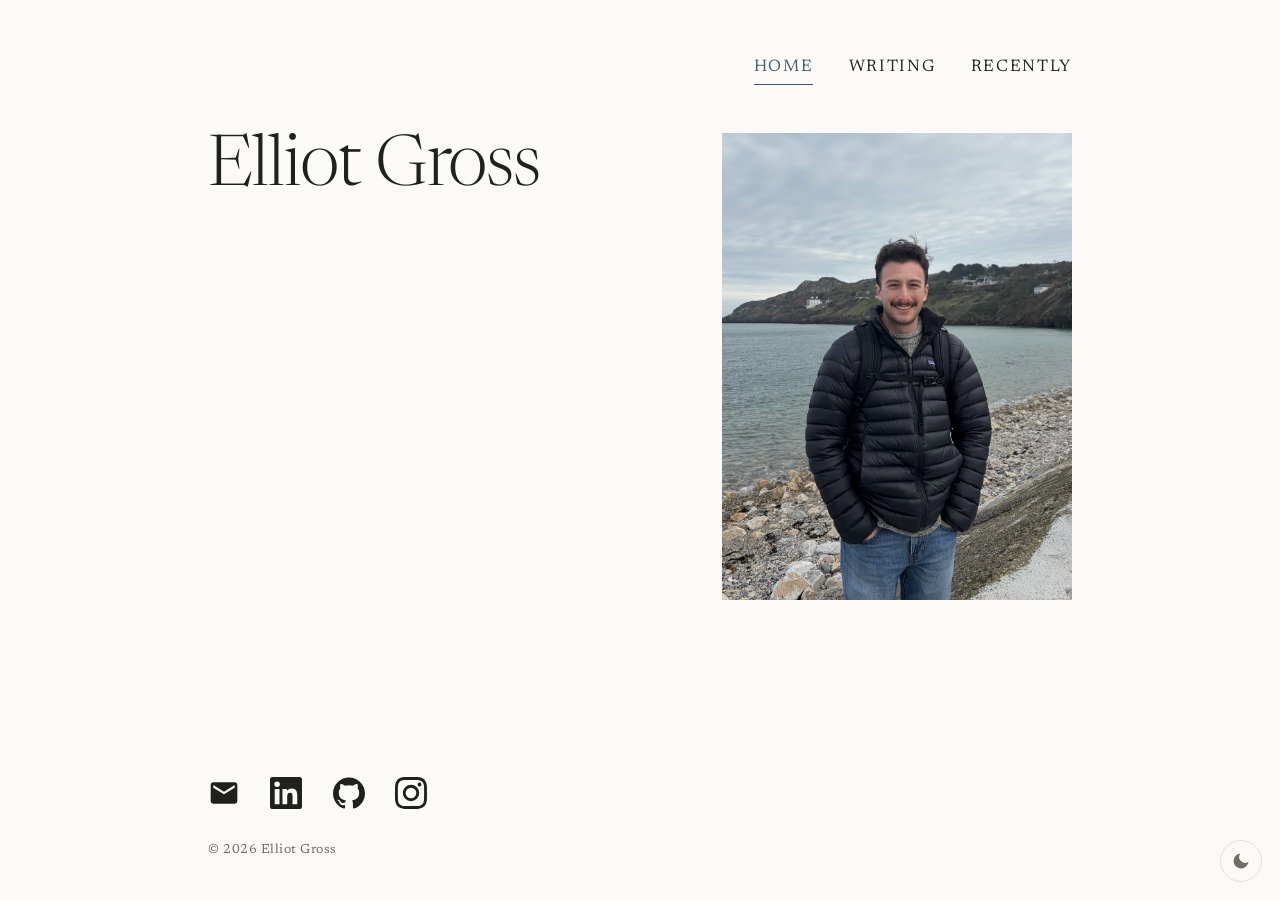
<file: index.html>
<!DOCTYPE html>
<html lang="en">
<head>
  <meta charset="utf-8">
  <meta name="viewport" content="width=device-width, initial-scale=1">

  <!-- EDIT: page title shows in the browser tab and search results -->
  <title>Elliot Gross</title>

  <!-- EDIT: one-sentence description for search engines / link previews -->
  <meta name="description" content="Elliot Gross — campaigns, writing, AI safety, and philosophy in NYC.">

  <link rel="preconnect" href="https://fonts.googleapis.com">
  <link rel="preconnect" href="https://fonts.gstatic.com" crossorigin>
  <link href="https://fonts.googleapis.com/css2?family=Newsreader:ital,opsz,wght@0,6..72,200..500;1,6..72,200..500&display=swap" rel="stylesheet">

  <style>
    :root {
      --paper:  #FBFAF6;
      --ink:    #20211F;
      --muted:  #6F6C66;
      --rule:   #E5E1D8;
      --accent: #3E5A6E;

      --measure: 34rem;
      --pad: clamp(1.5rem, 5vw, 3rem);
    }

    * { box-sizing: border-box; }

    html { -webkit-text-size-adjust: 100%; }

    body {
      margin: 0;
      background: var(--paper);
      color: var(--ink);
      font-family: "Newsreader", Georgia, "Times New Roman", serif;
      font-optical-sizing: auto;
      font-weight: 400;
      line-height: 1.6;
      font-size: 1.125rem;
      -webkit-font-smoothing: antialiased;
      text-rendering: optimizeLegibility;
    }

    .page {
      min-height: 100vh;
      min-height: 100svh;
      display: flex;
      flex-direction: column;
      max-width: calc(54rem + var(--pad) * 2);
      margin: 0 auto;
      padding: clamp(2rem, 6vh, 4rem) var(--pad) 2.5rem;
    }

    /* photo beside text on wider screens, stacked on phones */
    .content {
      display: flex;
      align-items: flex-start;
      gap: clamp(1.8rem, 4vw, 3.2rem);
    }

    .portrait-col { flex: 0 0 auto; }

    .portrait {
      display: block;
      width: clamp(230px, 32vw, 350px);
      height: auto;
    }

    .text-col {
      flex: 1 1 0;
      min-width: 0;
      max-width: var(--measure);
    }

    /* quiet eyebrow above the name */
    .eyebrow {
      font-size: 0.82rem;
      font-weight: 400;
      letter-spacing: 0.18em;
      text-transform: uppercase;
      color: var(--muted);
      margin: 0 0 1.6rem;
    }

    .name {
      font-size: clamp(2.7rem, 8vw, 4.4rem);
      font-weight: 300;
      line-height: 1.02;
      letter-spacing: -0.015em;
      margin: 0;
    }
    /* the one italic word is the page's signature note */
    .name em {
      font-style: italic;
      font-weight: 300;
    }

    .tagline {
      font-size: clamp(1.2rem, 3.5vw, 1.5rem);
      font-weight: 300;
      color: var(--muted);
      line-height: 1.35;
      margin: 1.4rem 0 0;
      max-width: 28rem;
    }

    .bio {
      margin: 2.8rem 0 0;
    }
    .bio p { margin: 0 0 1.1rem; }
    .bio p:last-child { margin-bottom: 0; }

    /* top nav — top right */
    .nav {
      display: flex;
      justify-content: flex-end;
      gap: 2.2rem;
      margin: 0 0 3rem;
      font-size: 1.05rem;
      letter-spacing: 0.1em;
      text-transform: uppercase;
    }
    .nav a {
      color: var(--ink);
      text-decoration: none;
      padding-bottom: 3px;
      border-bottom: 1px solid transparent;
      transition: color 0.2s ease, border-color 0.2s ease;
    }
    .nav a:hover { color: var(--accent); }
    .nav a[aria-current="page"] {
      color: var(--accent);
      border-bottom-color: var(--accent);
    }
    .nav a:focus-visible {
      outline: 2px solid var(--accent);
      outline-offset: 3px;
      border-radius: 1px;
    }

    /* social icons */
    .social {
      display: flex;
      gap: 1.9rem;
      margin: 0 0 1.2rem;
      padding: 0;
      list-style: none;
    }
    .social a {
      color: var(--ink);
      display: inline-flex;
      transition: color 0.2s ease, transform 0.2s ease;
    }
    .social a:hover { color: var(--accent); transform: translateY(-2px); }
    .social a:focus-visible {
      outline: 2px solid var(--accent);
      outline-offset: 4px;
      border-radius: 3px;
    }
    .social svg { width: 32px; height: 32px; display: block; fill: currentColor; }

    footer {
      margin-top: auto;
      padding-top: 3rem;
    }
    .copyright {
      margin: 0;
      font-size: 0.82rem;
      letter-spacing: 0.04em;
      color: var(--muted);
    }

    /* stack on narrow screens */
    @media (max-width: 620px) {
      .content { flex-direction: column; align-items: stretch; margin-top: 0; }
      .portrait { width: clamp(200px, 60vw, 280px); margin-bottom: 0.6rem; }
    }

    /* gentle entrance */
    .reveal {
      opacity: 0;
      transform: translateY(0.6rem);
      animation: rise 0.7s cubic-bezier(0.2, 0.65, 0.3, 1) forwards;
    }
    .portrait.reveal { animation-delay: 0.05s; }
    .text-col .reveal:nth-child(1) { animation-delay: 0.14s; }
    .text-col .reveal:nth-child(2) { animation-delay: 0.23s; }
    .text-col .reveal:nth-child(3) { animation-delay: 0.32s; }
    .text-col .reveal:nth-child(4) { animation-delay: 0.41s; }
    .text-col .reveal:nth-child(5) { animation-delay: 0.50s; }

    @keyframes rise {
      to { opacity: 1; transform: none; }
    }

    @media (prefers-reduced-motion: reduce) {
      .reveal { animation: none; opacity: 1; transform: none; }
      .links a::after { transition: none; }
    }
  </style>
  <link rel="stylesheet" href="theme.css">
  <script src="theme.js"></script>
</head>
<body>
  <main class="page">

    <nav class="nav reveal">
      <a href="index.html" aria-current="page">Home</a>
      <a href="writing.html">Writing</a>
      <a href="recently.html">Recently</a>
    </nav>

    <div class="content">

      <div class="text-col">
        <!-- EDIT: your name -->
        <h1 class="name reveal">Elliot Gross</h1>


      </div>

      <div class="portrait-col">
        <!-- EDIT: swap portrait.jpg for any other image; update the alt text to describe it -->
        <img class="portrait reveal" src="portrait.jpg" alt="Elliot Gross standing on a rocky coastline" width="768" height="1024">
      </div>

    </div>

    <footer class="reveal">
      <ul class="social">
        <li><a href="mailto:eng2123@columbia.edu" aria-label="Email">
          <svg viewBox="0 0 24 24" aria-hidden="true"><path d="M20 4H4c-1.1 0-1.99.9-1.99 2L2 18c0 1.1.9 2 2 2h16c1.1 0 2-.9 2-2V6c0-1.1-.9-2-2-2zm0 4l-8 5-8-5V6l8 5 8-5v2z"/></svg>
        </a></li>
        <li><a href="https://www.linkedin.com/in/elliot-gross/" target="_blank" rel="noopener" aria-label="LinkedIn">
          <svg viewBox="0 0 24 24" aria-hidden="true"><path d="M20.447 20.452h-3.554v-5.569c0-1.328-.027-3.037-1.852-3.037-1.853 0-2.136 1.445-2.136 2.939v5.667H9.351V9h3.414v1.561h.046c.477-.9 1.637-1.85 3.37-1.85 3.601 0 4.267 2.37 4.267 5.455v6.286zM5.337 7.433a2.062 2.062 0 01-2.063-2.065 2.064 2.064 0 112.063 2.065zm1.782 13.019H3.555V9h3.564v11.452zM22.225 0H1.771C.792 0 0 .774 0 1.729v20.542C0 23.227.792 24 1.771 24h20.451C23.2 24 24 23.227 24 22.271V1.729C24 .774 23.2 0 22.225 0z"/></svg>
        </a></li>
        <li><a href="https://github.com/ewot325" target="_blank" rel="noopener" aria-label="GitHub">
          <svg viewBox="0 0 24 24" aria-hidden="true"><path d="M12 .297c-6.63 0-12 5.373-12 12 0 5.303 3.438 9.8 8.205 11.385.6.113.82-.258.82-.577 0-.285-.01-1.04-.015-2.04-3.338.724-4.042-1.61-4.042-1.61C4.422 18.07 3.633 17.7 3.633 17.7c-1.087-.744.084-.729.084-.729 1.205.084 1.838 1.236 1.838 1.236 1.07 1.835 2.809 1.305 3.495.998.108-.776.417-1.305.76-1.605-2.665-.3-5.466-1.332-5.466-5.93 0-1.31.465-2.38 1.235-3.22-.135-.303-.54-1.523.105-3.176 0 0 1.005-.322 3.3 1.23.96-.267 1.98-.399 3-.405 1.02.006 2.04.138 3 .405 2.28-1.552 3.285-1.23 3.285-1.23.645 1.653.24 2.873.12 3.176.765.84 1.23 1.91 1.23 3.22 0 4.61-2.805 5.625-5.475 5.92.42.36.81 1.096.81 2.22 0 1.606-.015 2.896-.015 3.286 0 .315.21.69.825.57C20.565 22.092 24 17.592 24 12.297c0-6.627-5.373-12-12-12"/></svg>
        </a></li>
        <li><a href="https://www.instagram.com/elliot.gross/" target="_blank" rel="noopener" aria-label="Instagram">
          <svg viewBox="0 0 24 24" aria-hidden="true"><path d="M12 2.163c3.204 0 3.584.012 4.85.07 3.252.148 4.771 1.691 4.919 4.919.058 1.265.069 1.645.069 4.849 0 3.205-.012 3.584-.069 4.849-.149 3.225-1.664 4.771-4.919 4.919-1.266.058-1.644.07-4.85.07-3.204 0-3.584-.012-4.849-.07-3.26-.149-4.771-1.699-4.919-4.92-.058-1.265-.07-1.644-.07-4.849 0-3.204.013-3.583.07-4.849.149-3.227 1.664-4.771 4.919-4.919 1.266-.057 1.645-.069 4.849-.069zm0-2.163C8.741 0 8.333.014 7.053.072 2.695.272.273 2.69.073 7.052.014 8.333 0 8.741 0 12c0 3.259.014 3.668.072 4.948.2 4.358 2.618 6.78 6.98 6.98C8.333 23.986 8.741 24 12 24c3.259 0 3.668-.014 4.948-.072 4.354-.2 6.782-2.618 6.979-6.98.059-1.28.073-1.689.073-4.948 0-3.259-.014-3.667-.072-4.947-.196-4.354-2.617-6.78-6.979-6.98C15.668.014 15.259 0 12 0zm0 5.838a6.162 6.162 0 100 12.324 6.162 6.162 0 000-12.324zM12 16a4 4 0 110-8 4 4 0 010 8zm6.406-11.845a1.44 1.44 0 100 2.881 1.44 1.44 0 000-2.881z"/></svg>
        </a></li>
      </ul>
      <p class="copyright">&copy; <span id="year"></span> Elliot Gross</p>
    </footer>

  </main>

  <script>
    // auto-updates the footer year so you never have to touch it
    document.getElementById("year").textContent = new Date().getFullYear();
  </script>
</body>
</html>
</file>
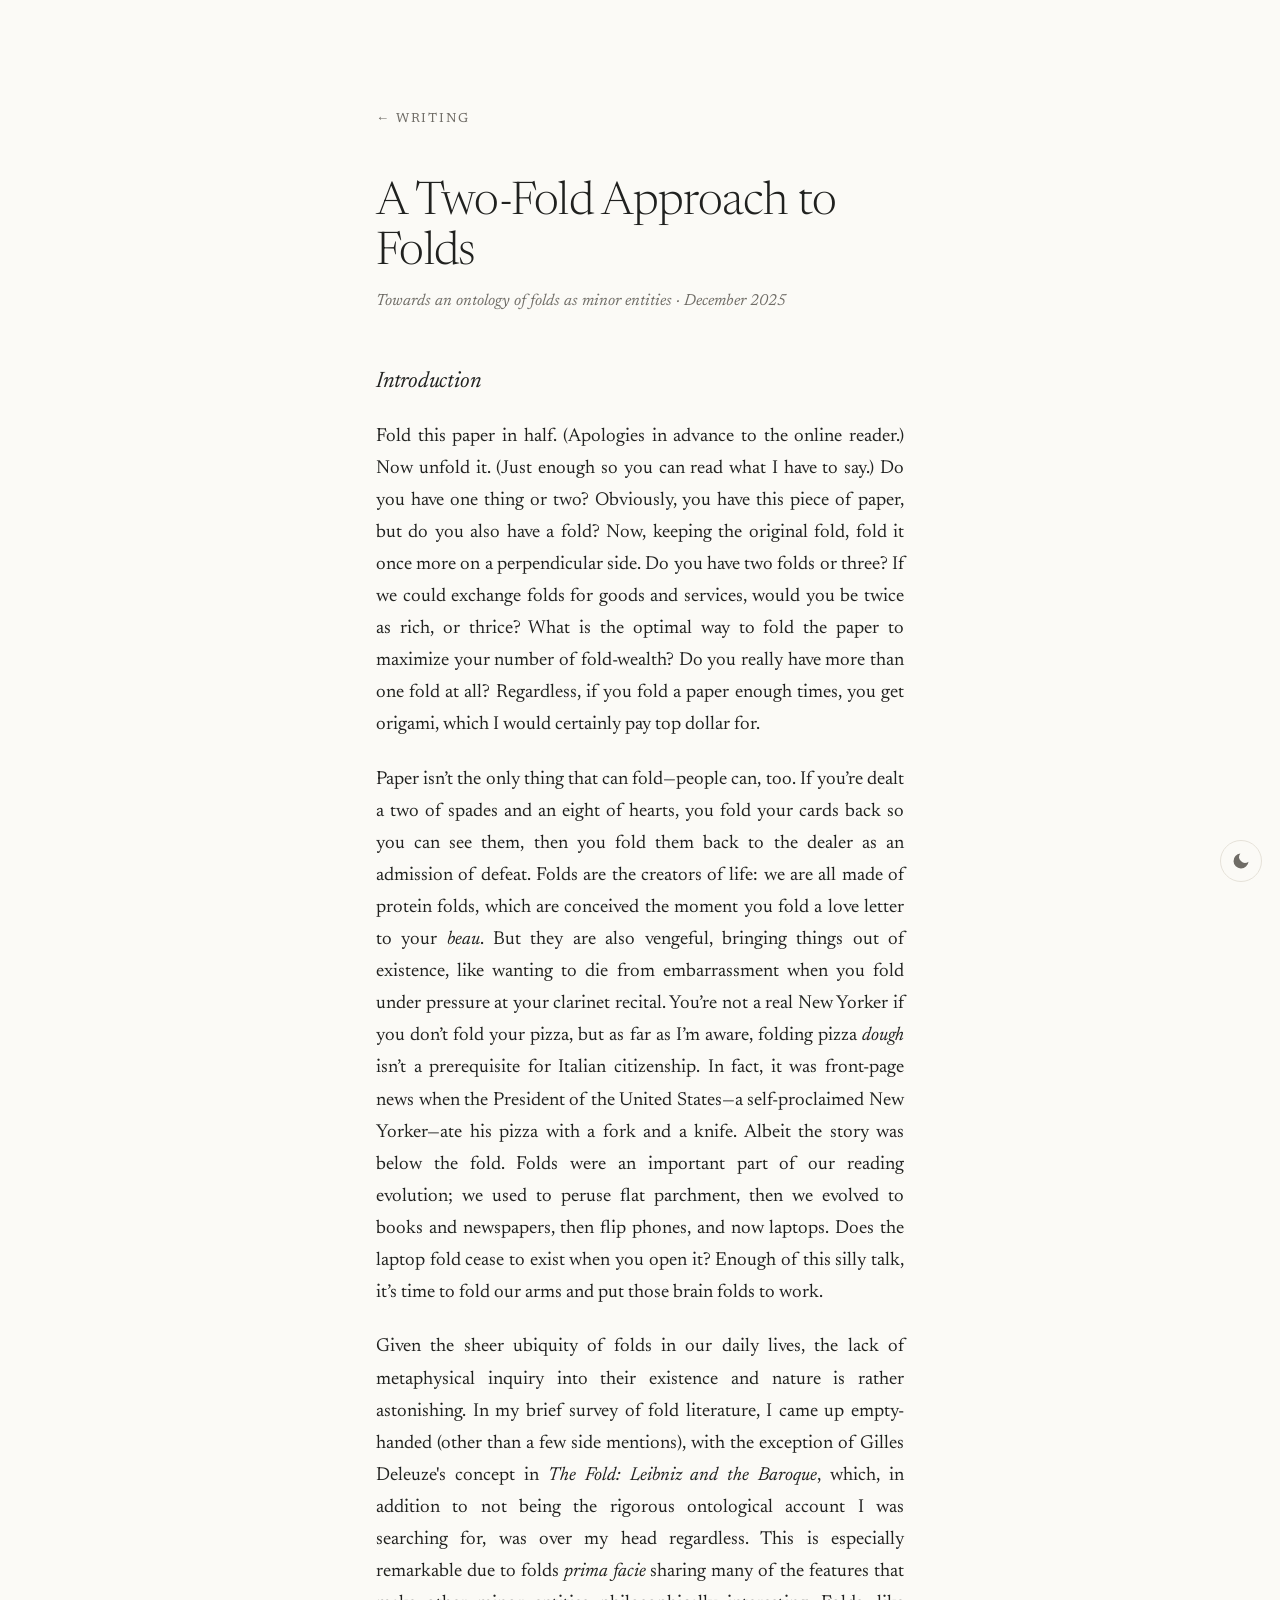
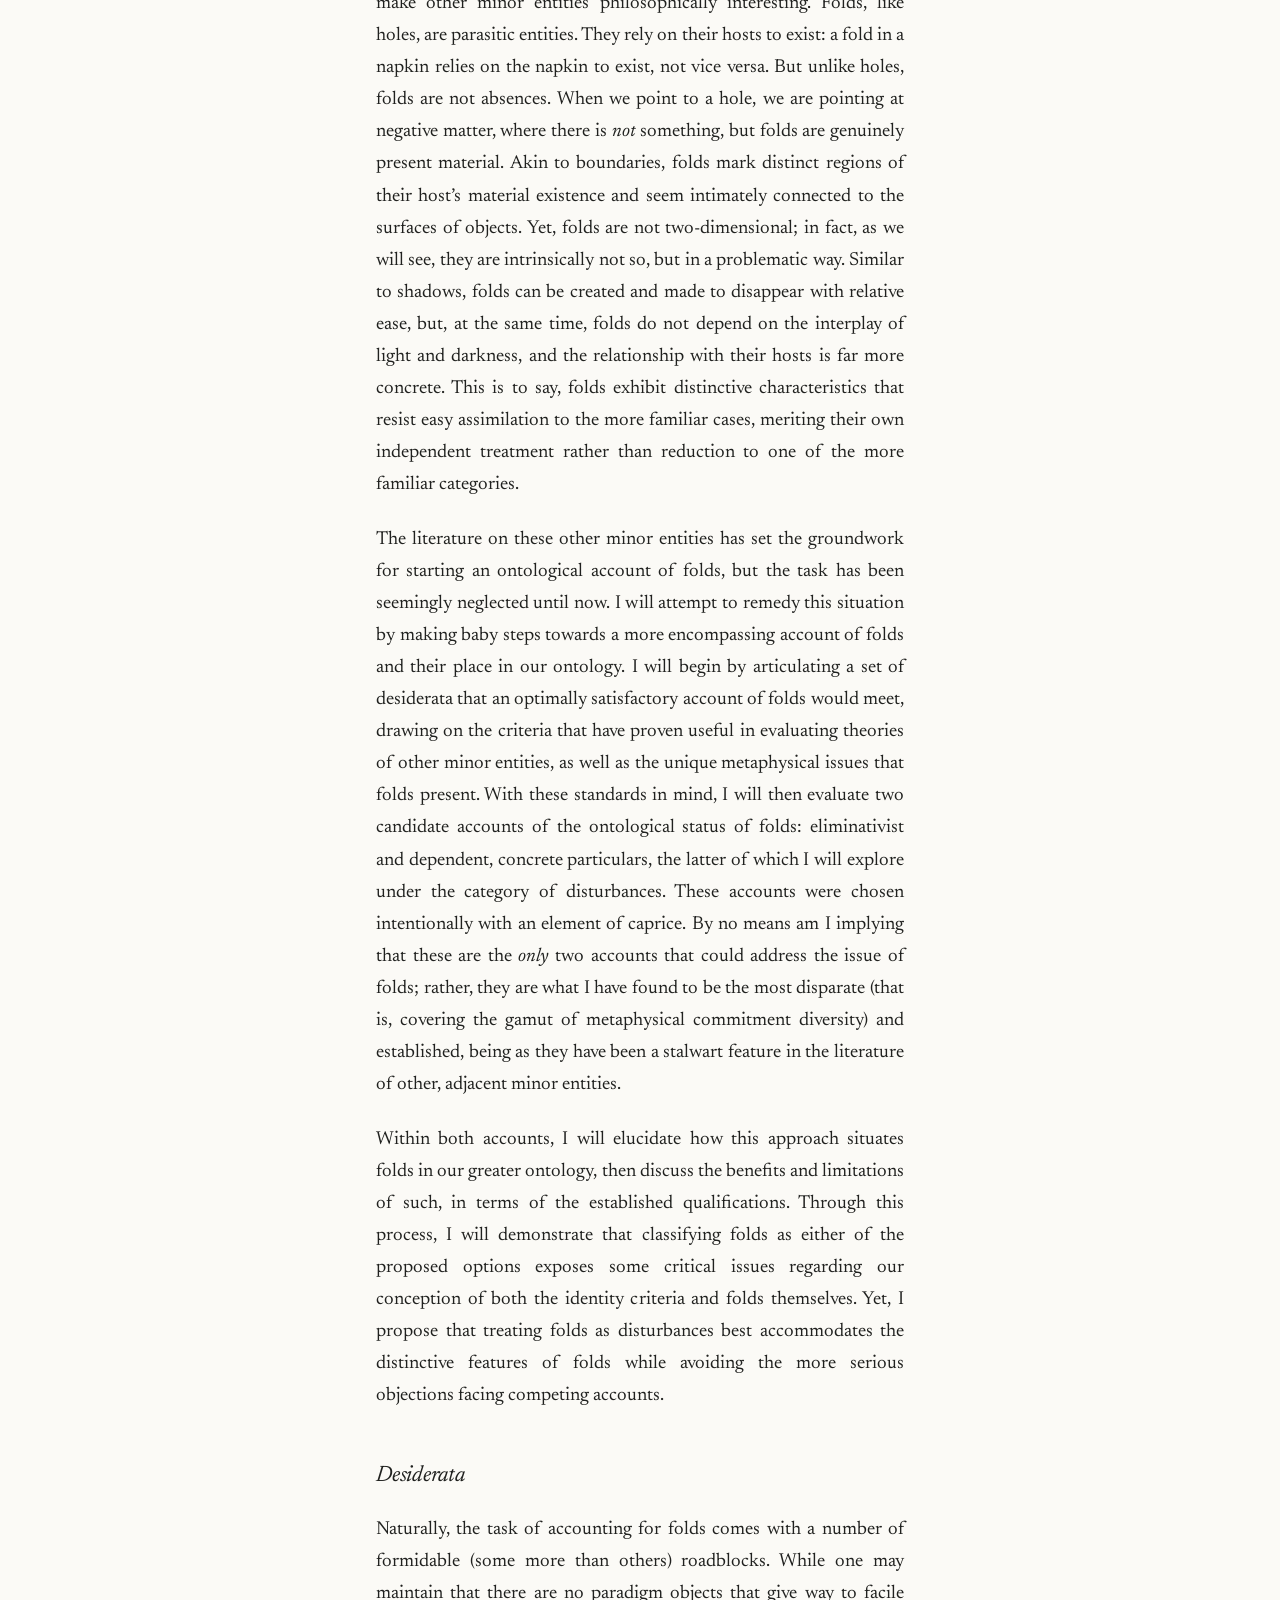
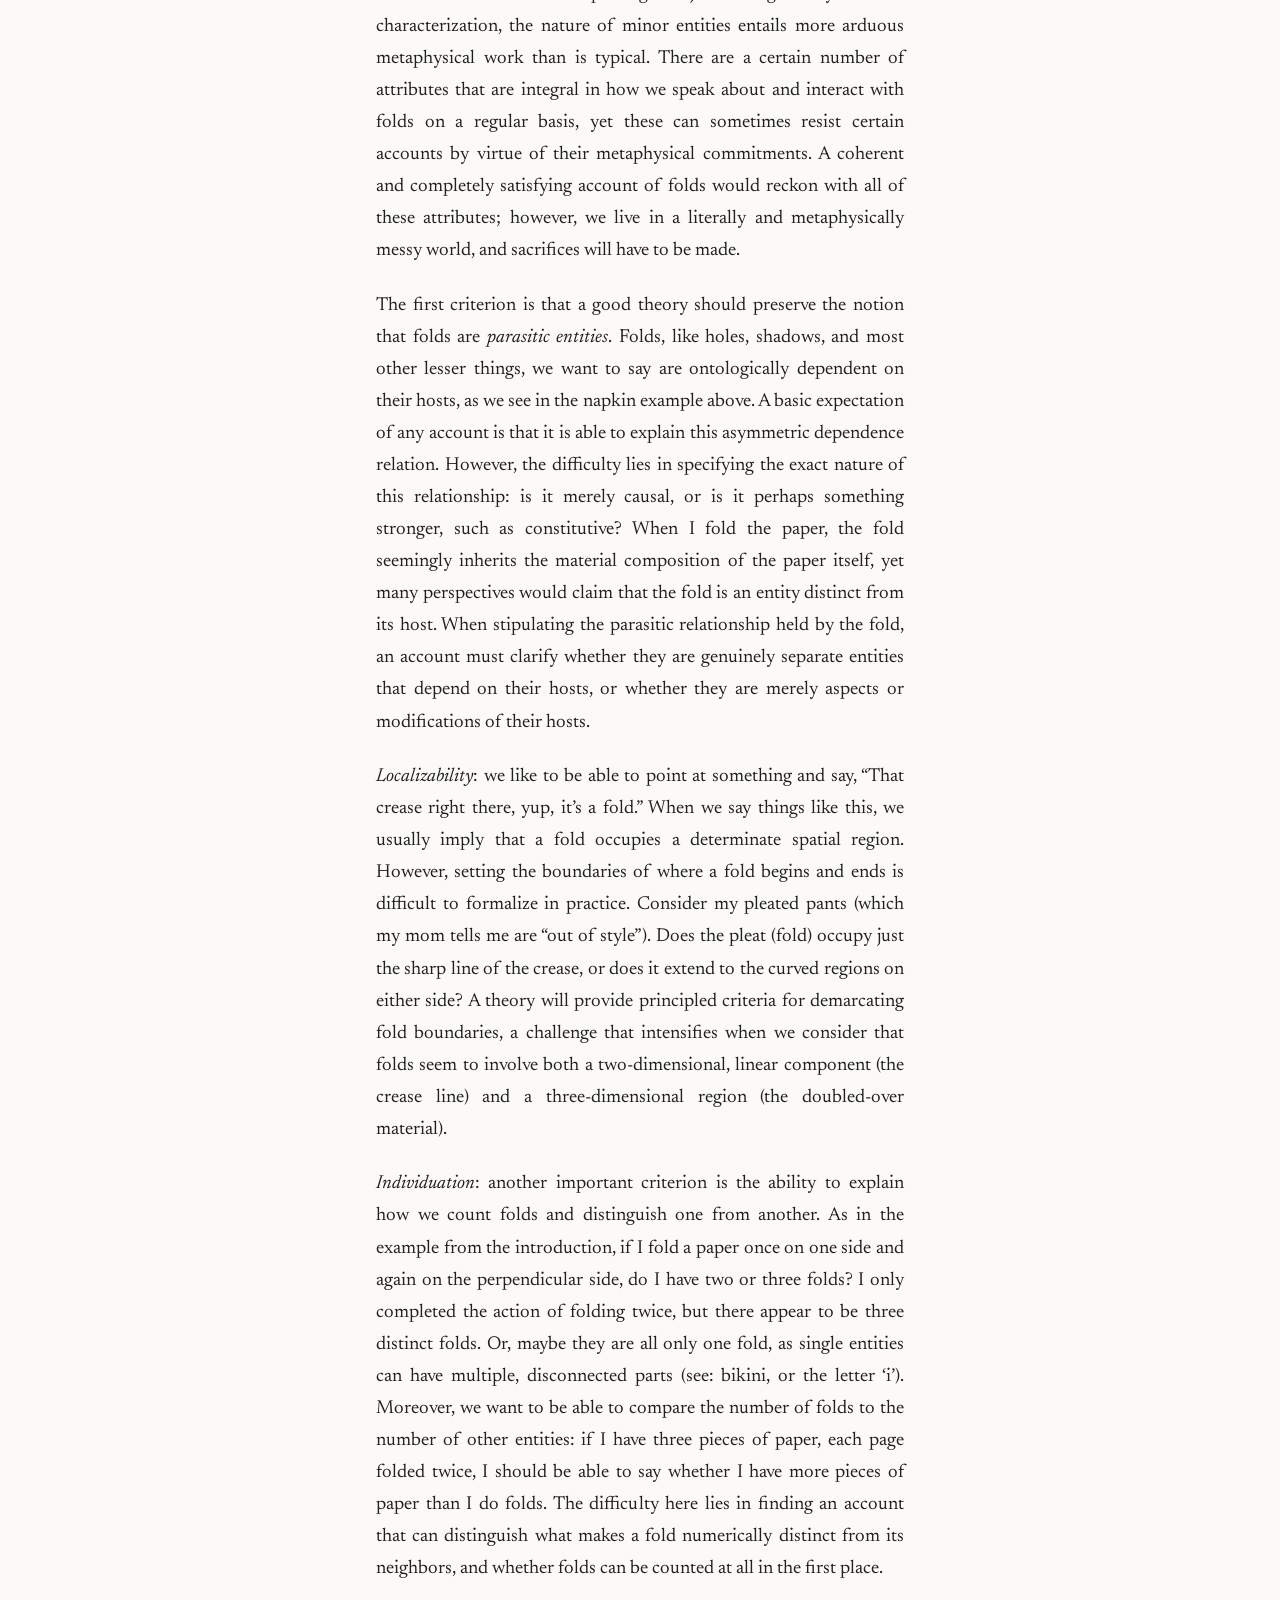
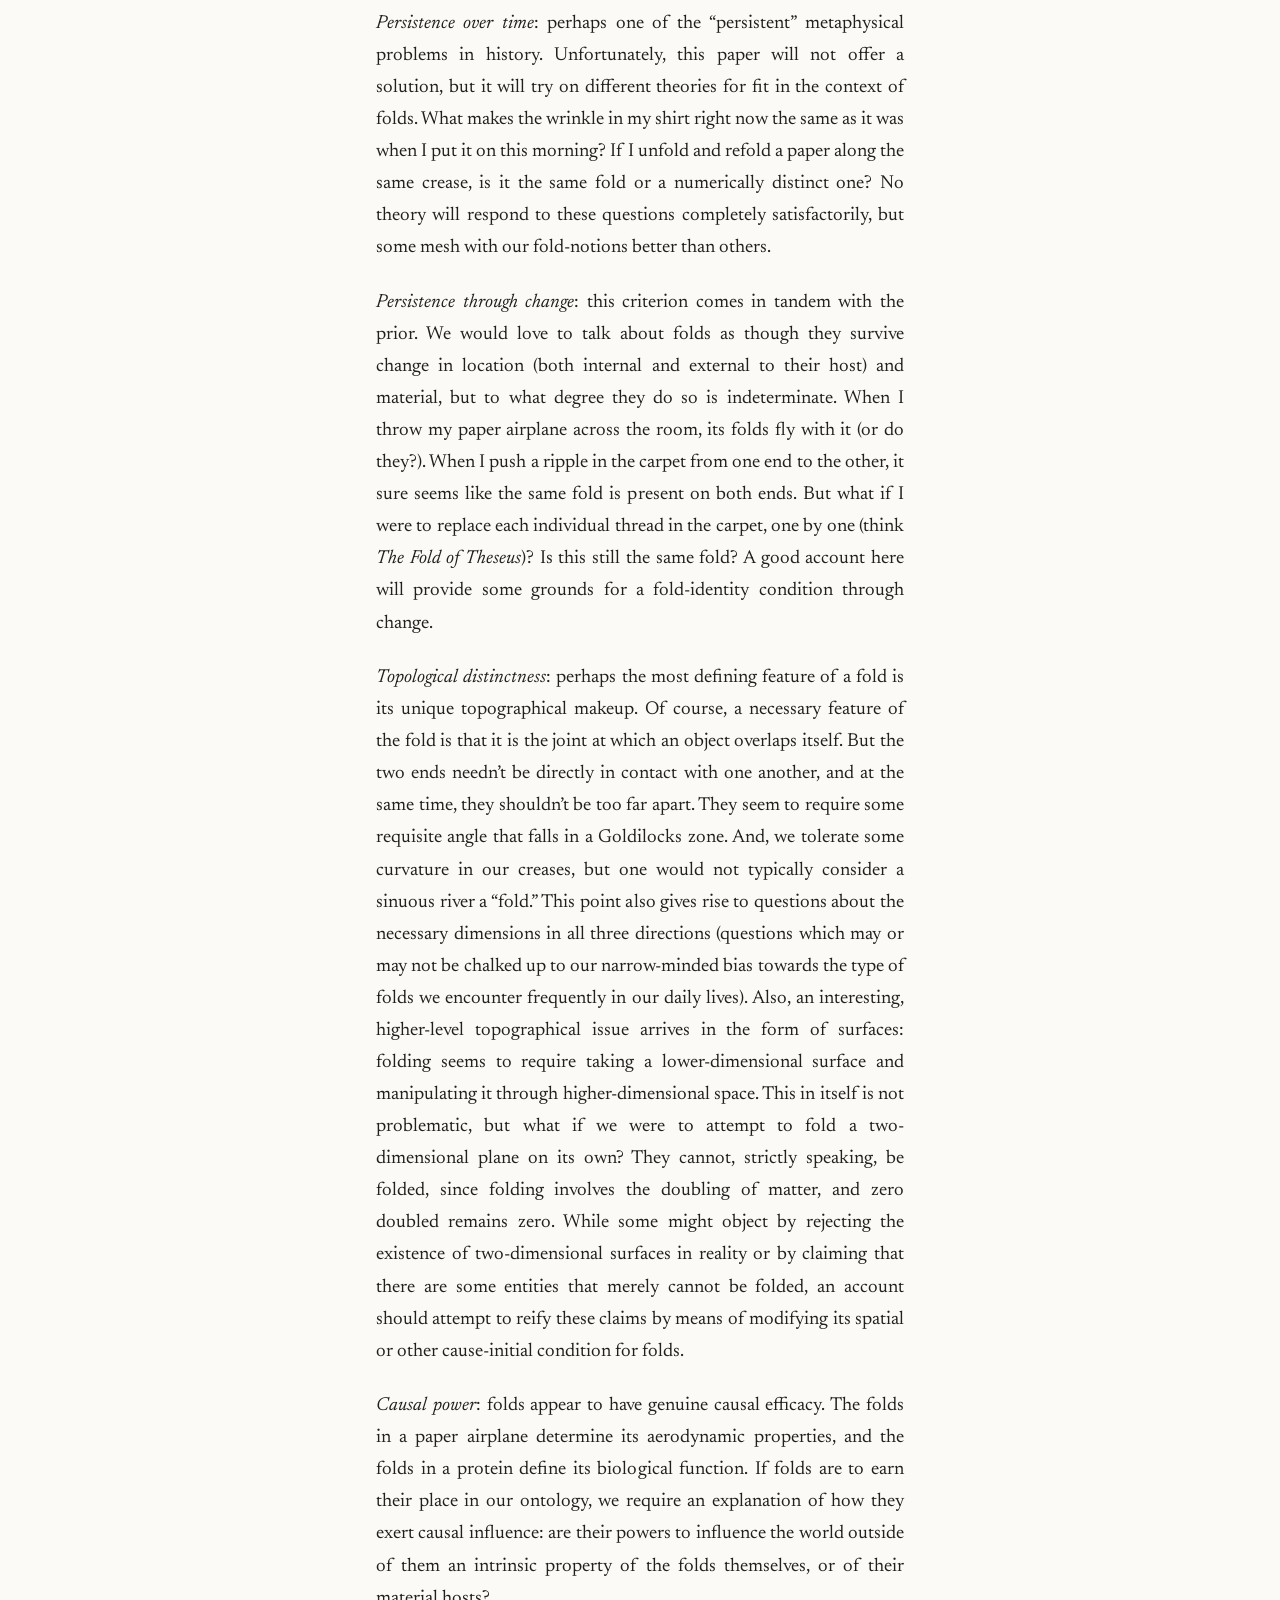
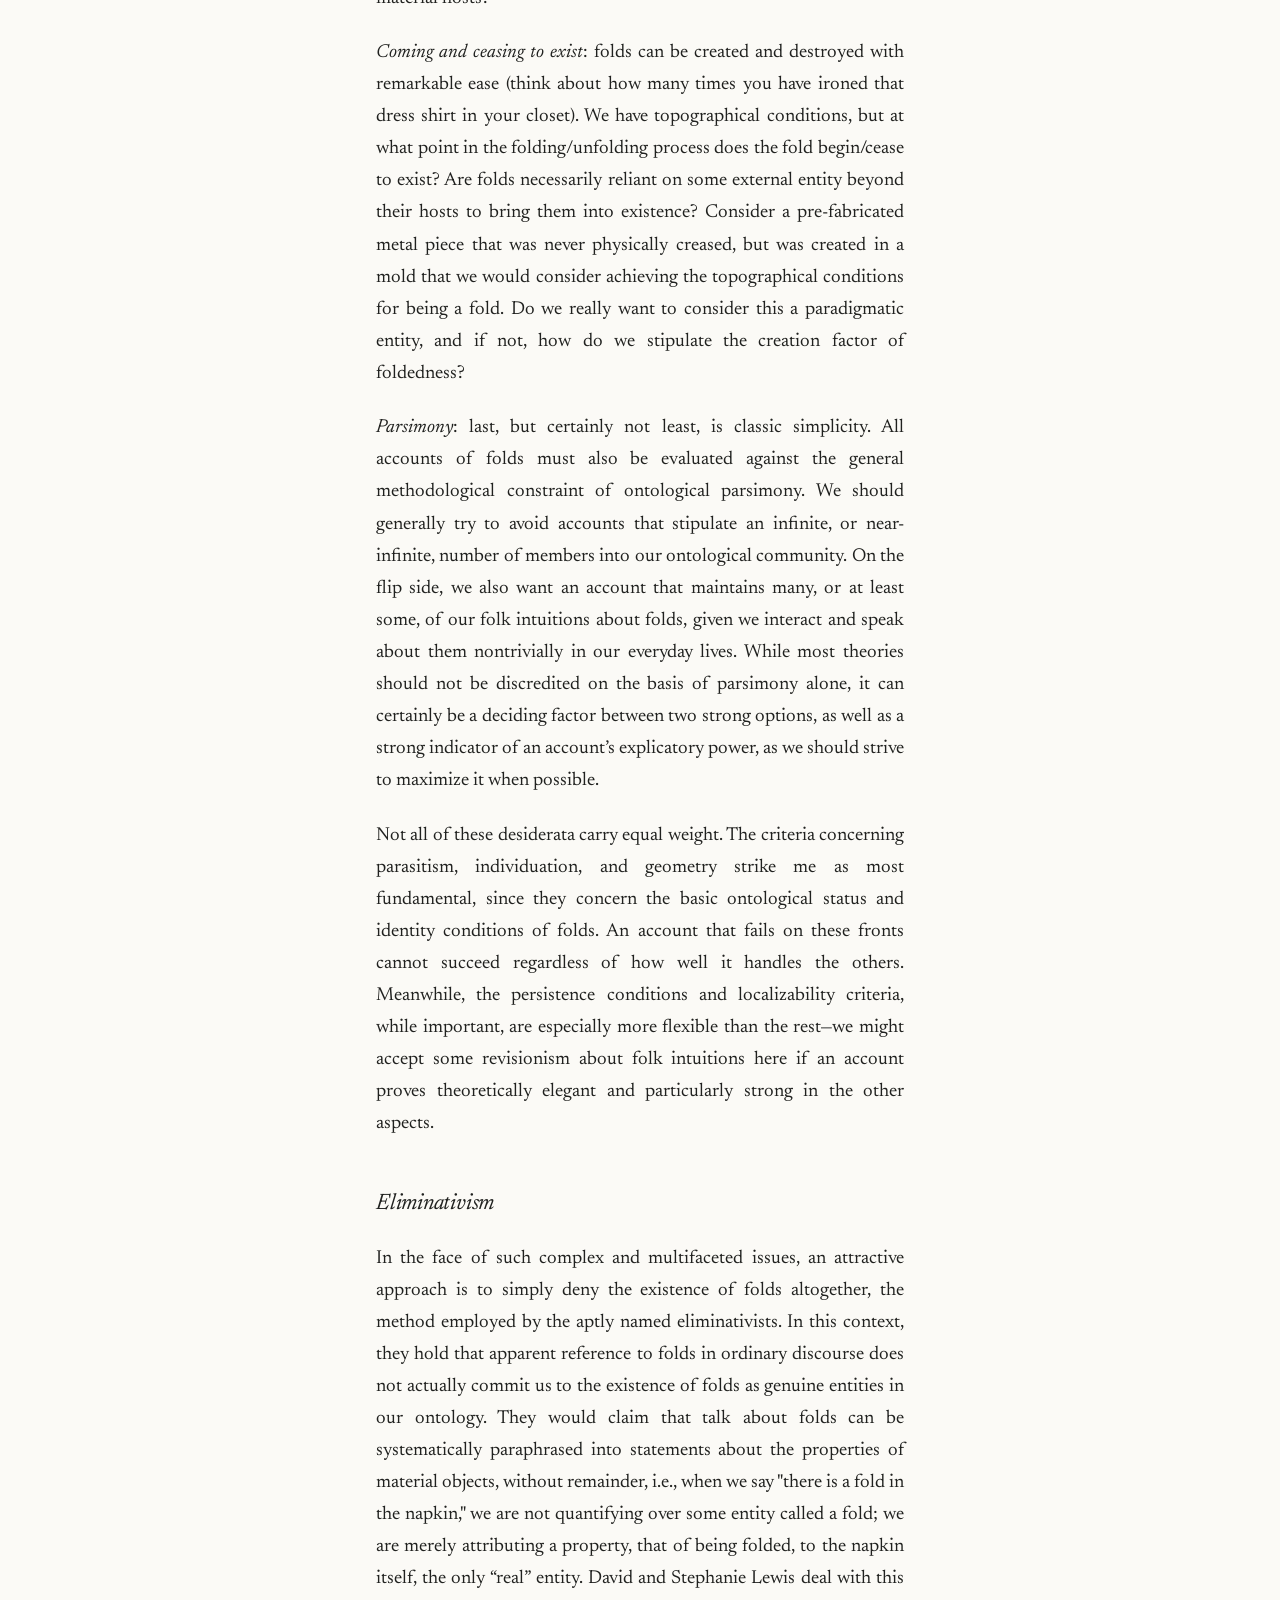
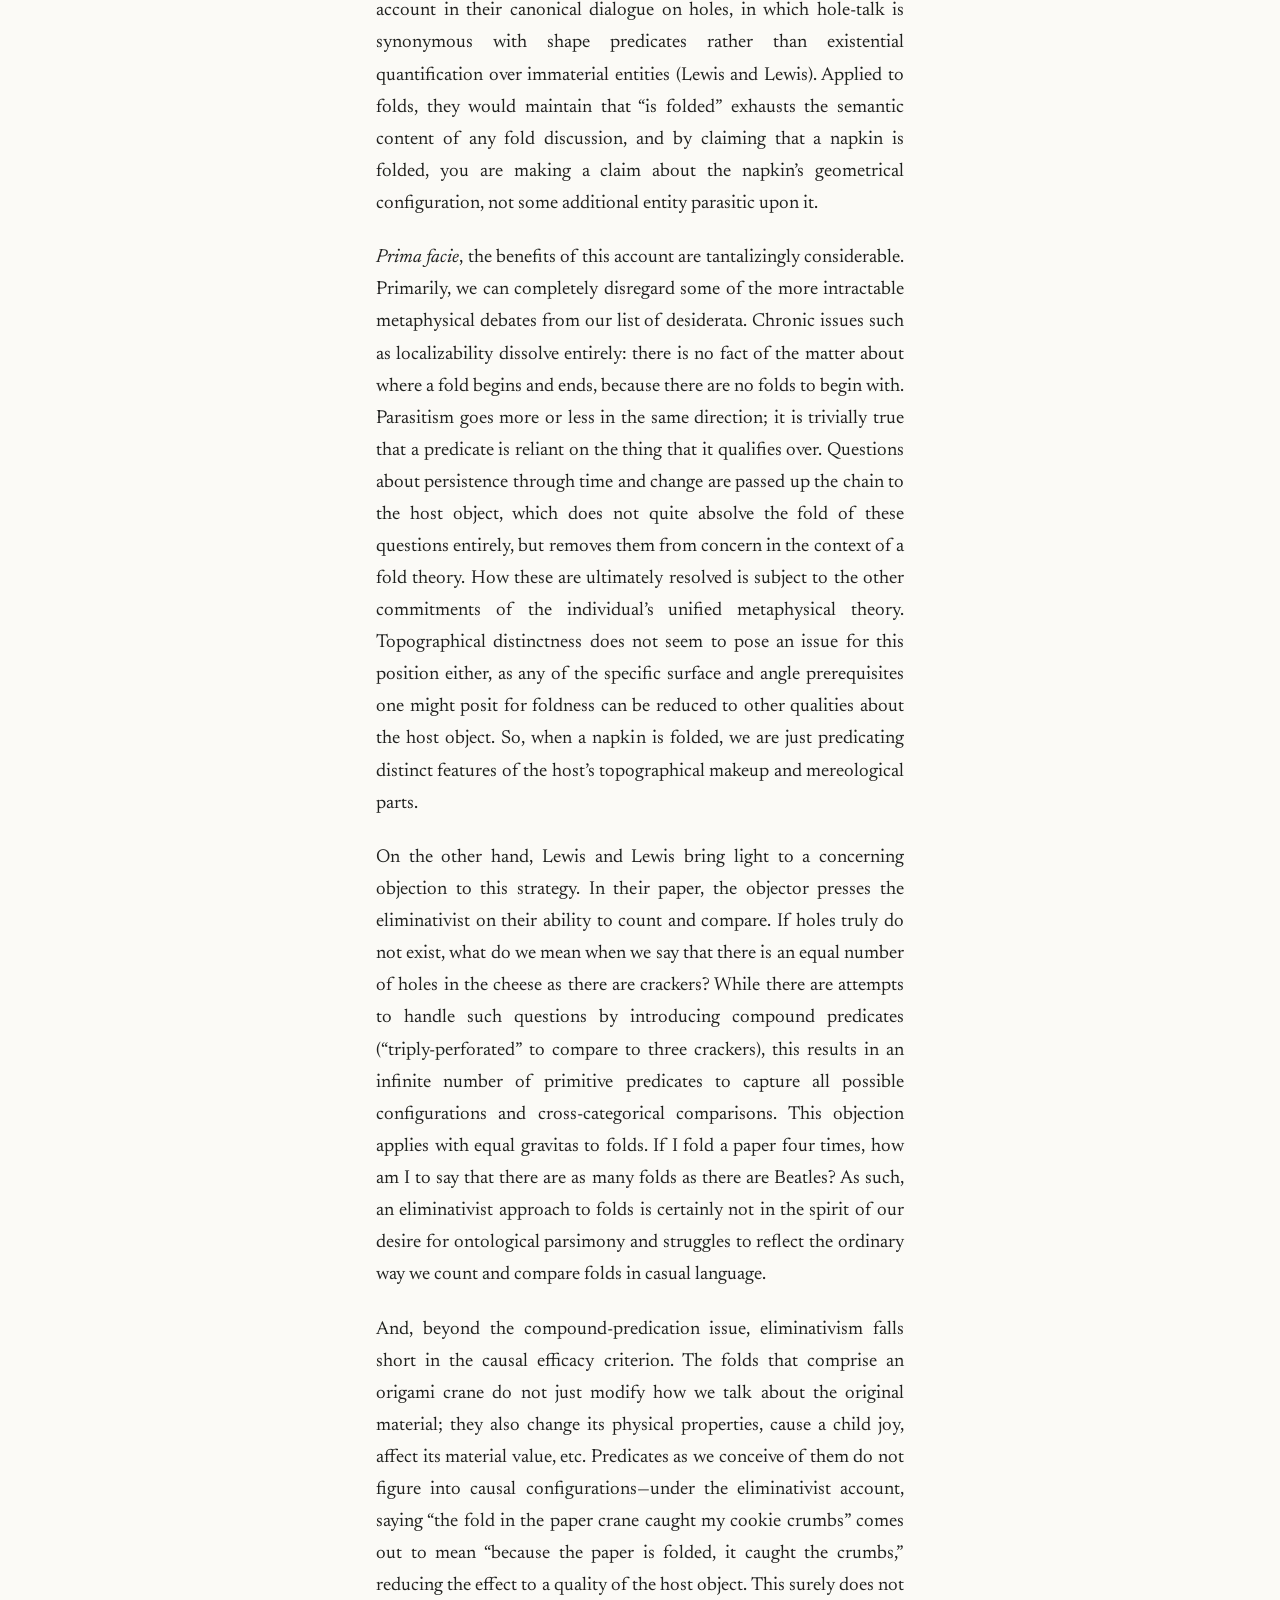
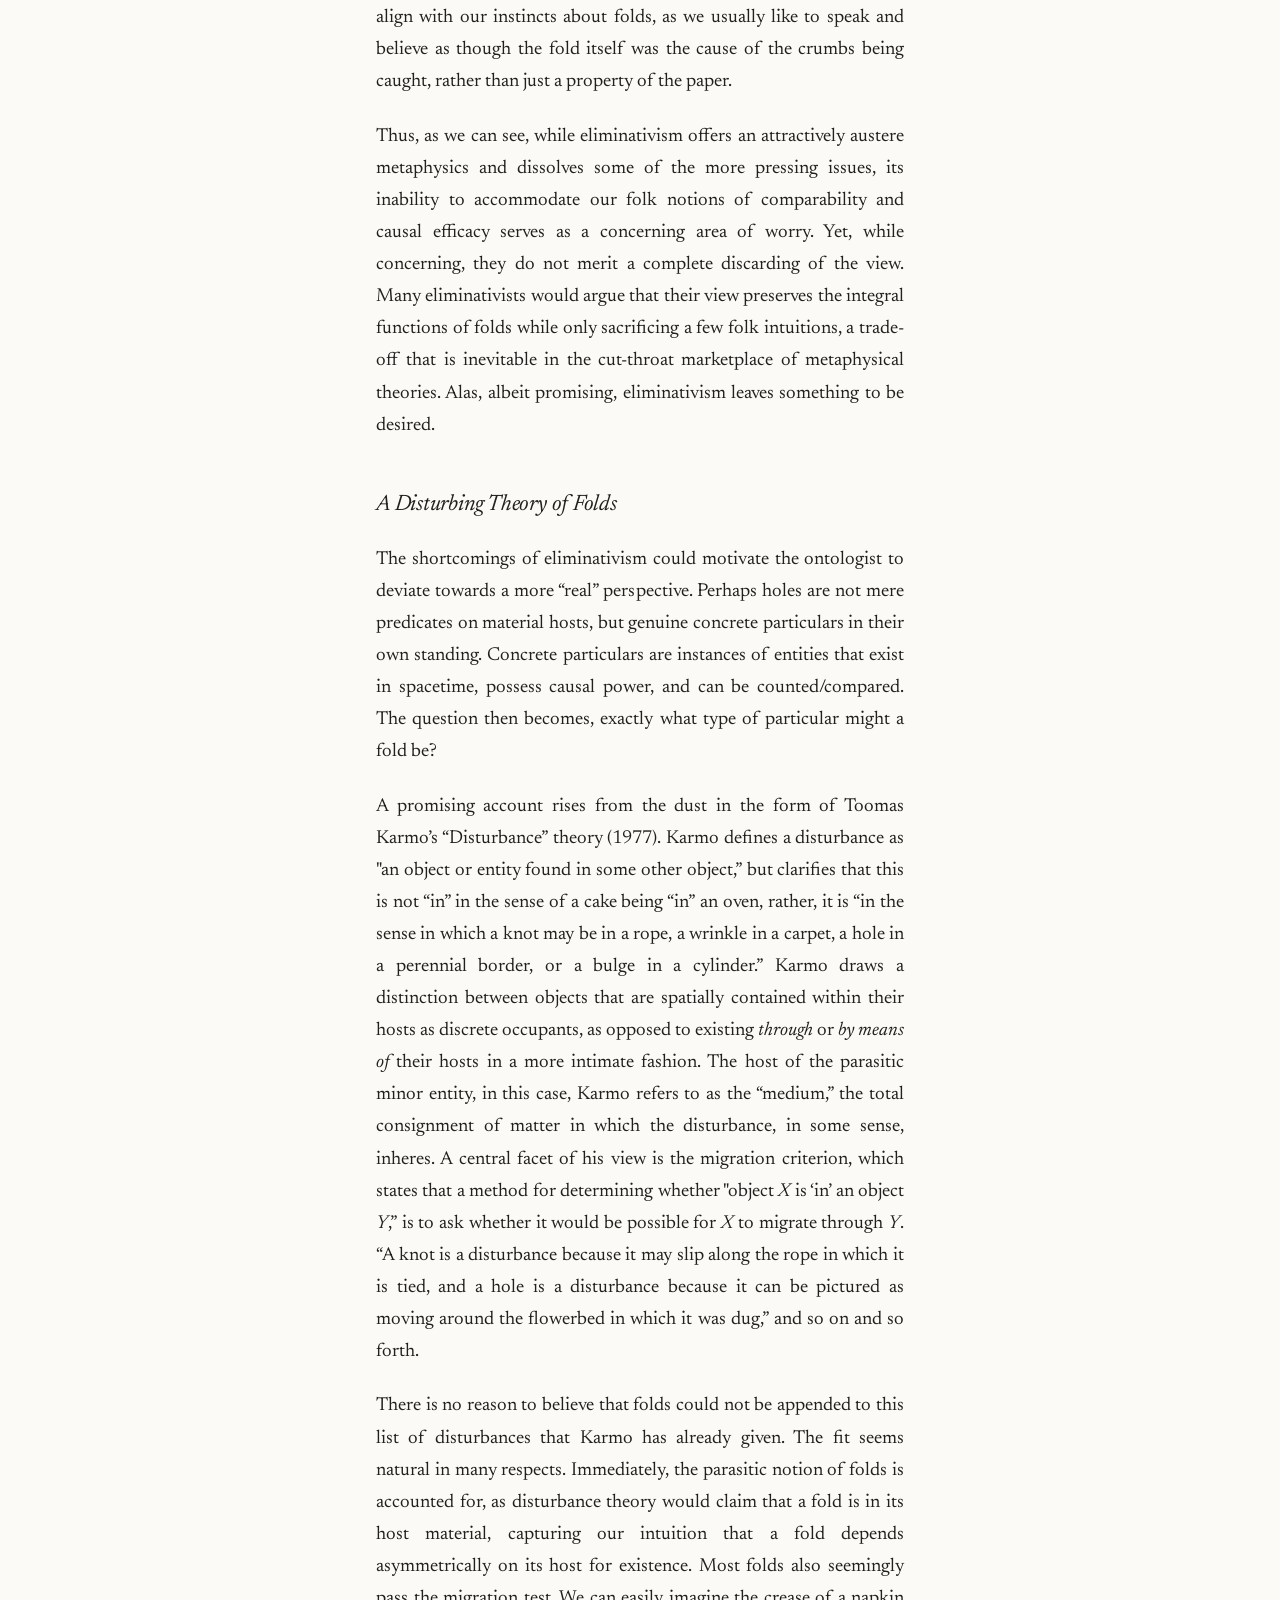
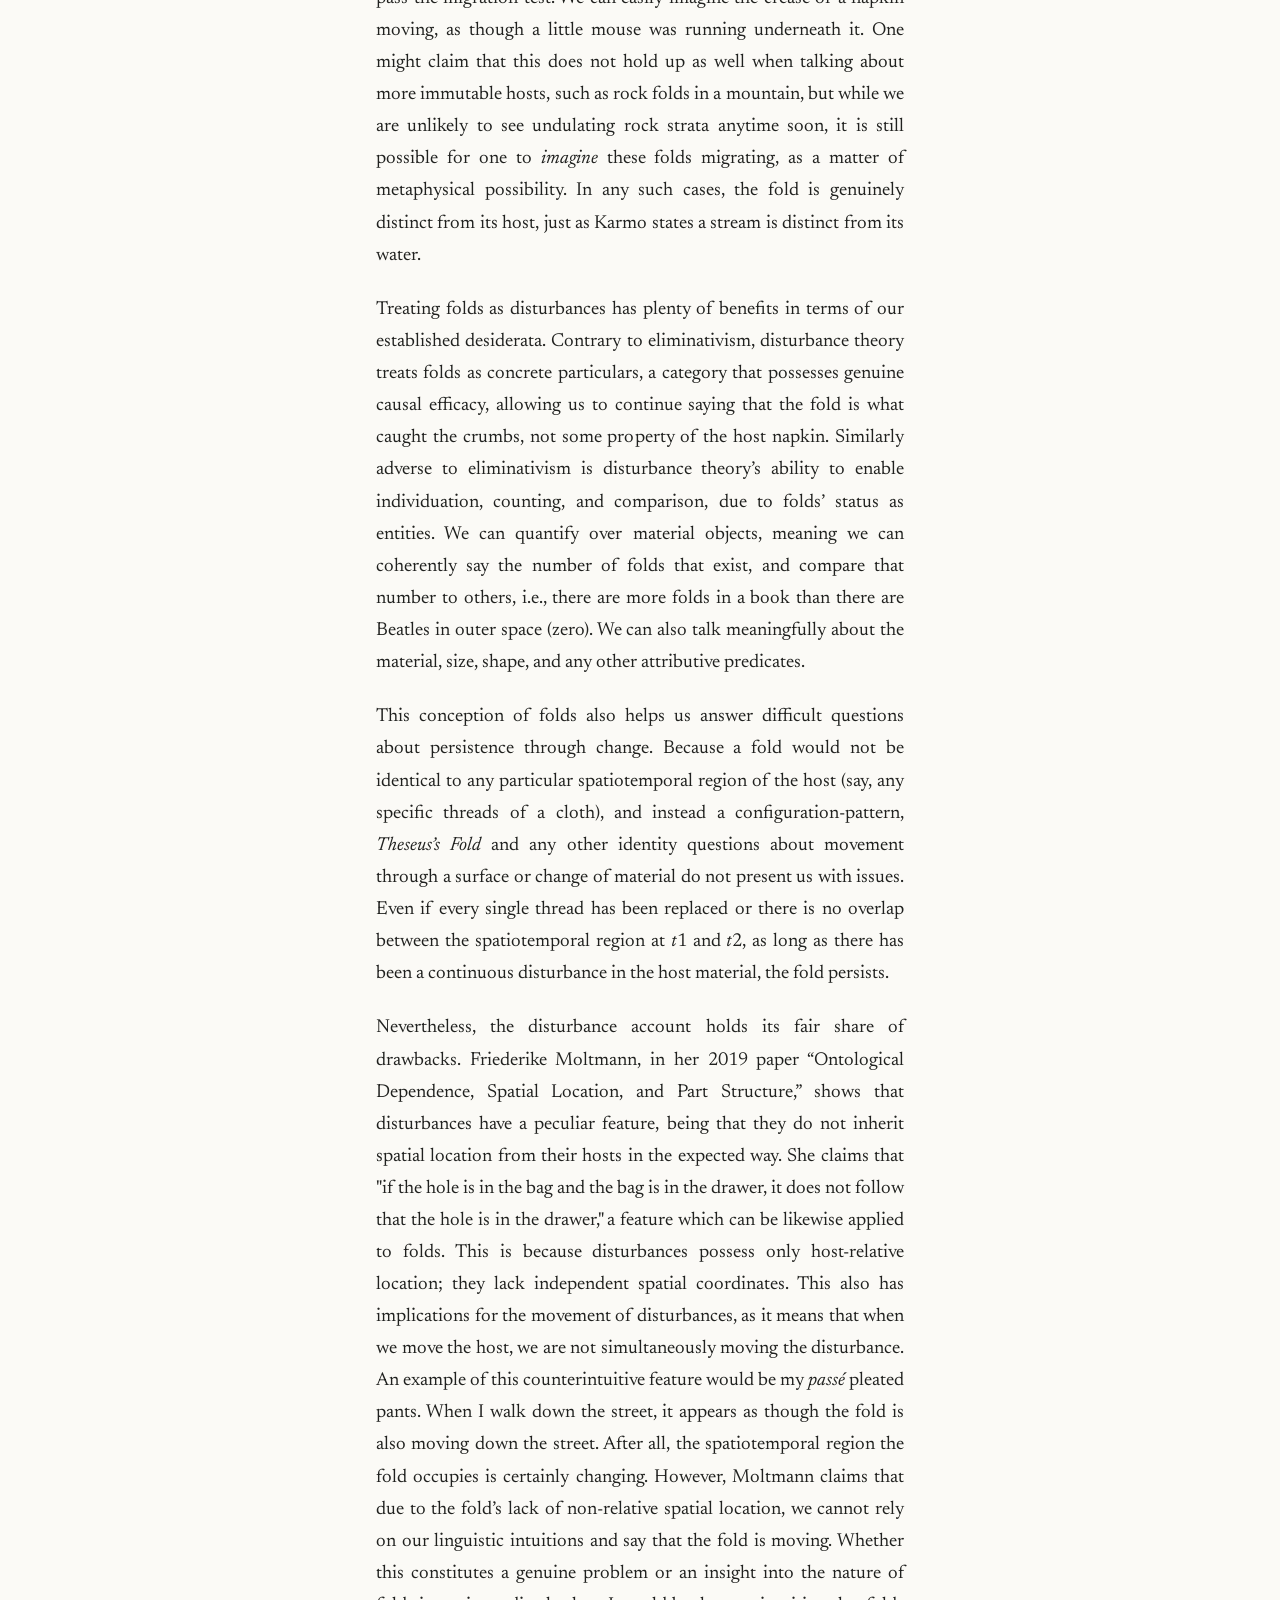
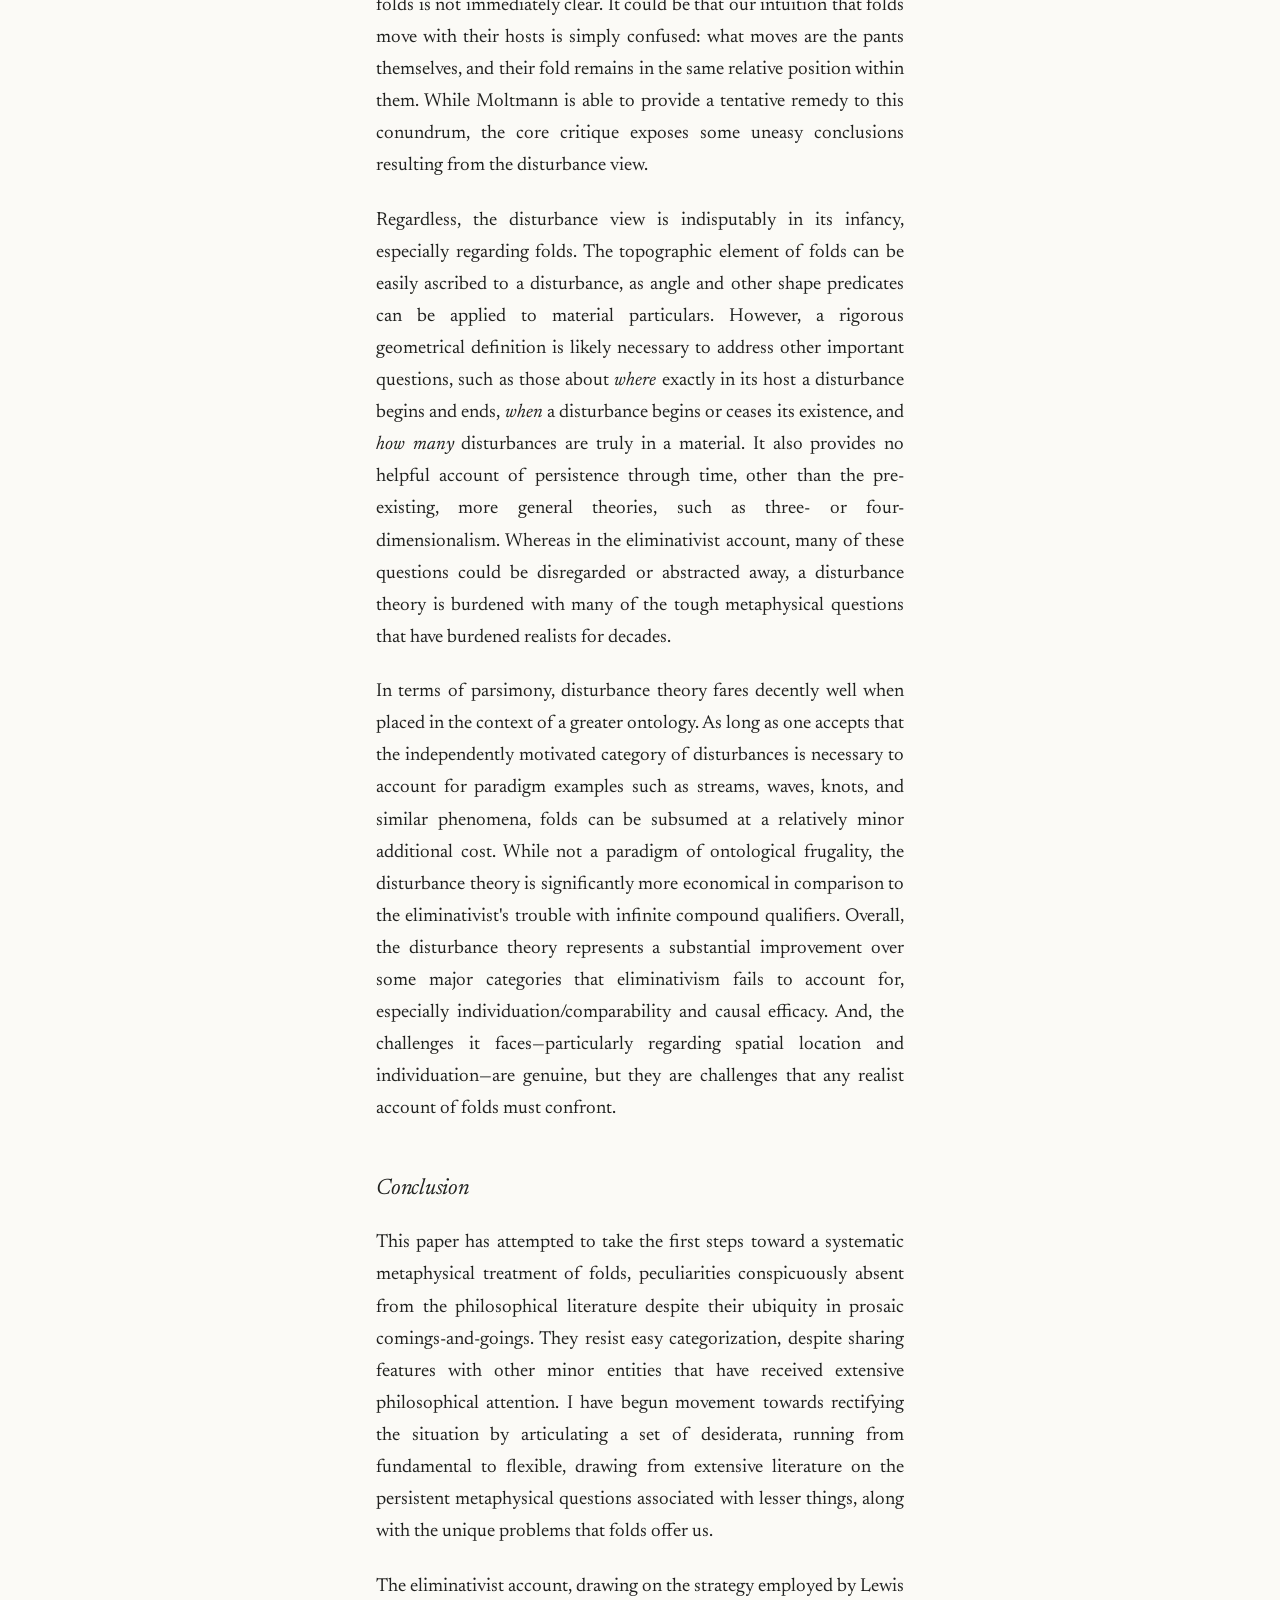
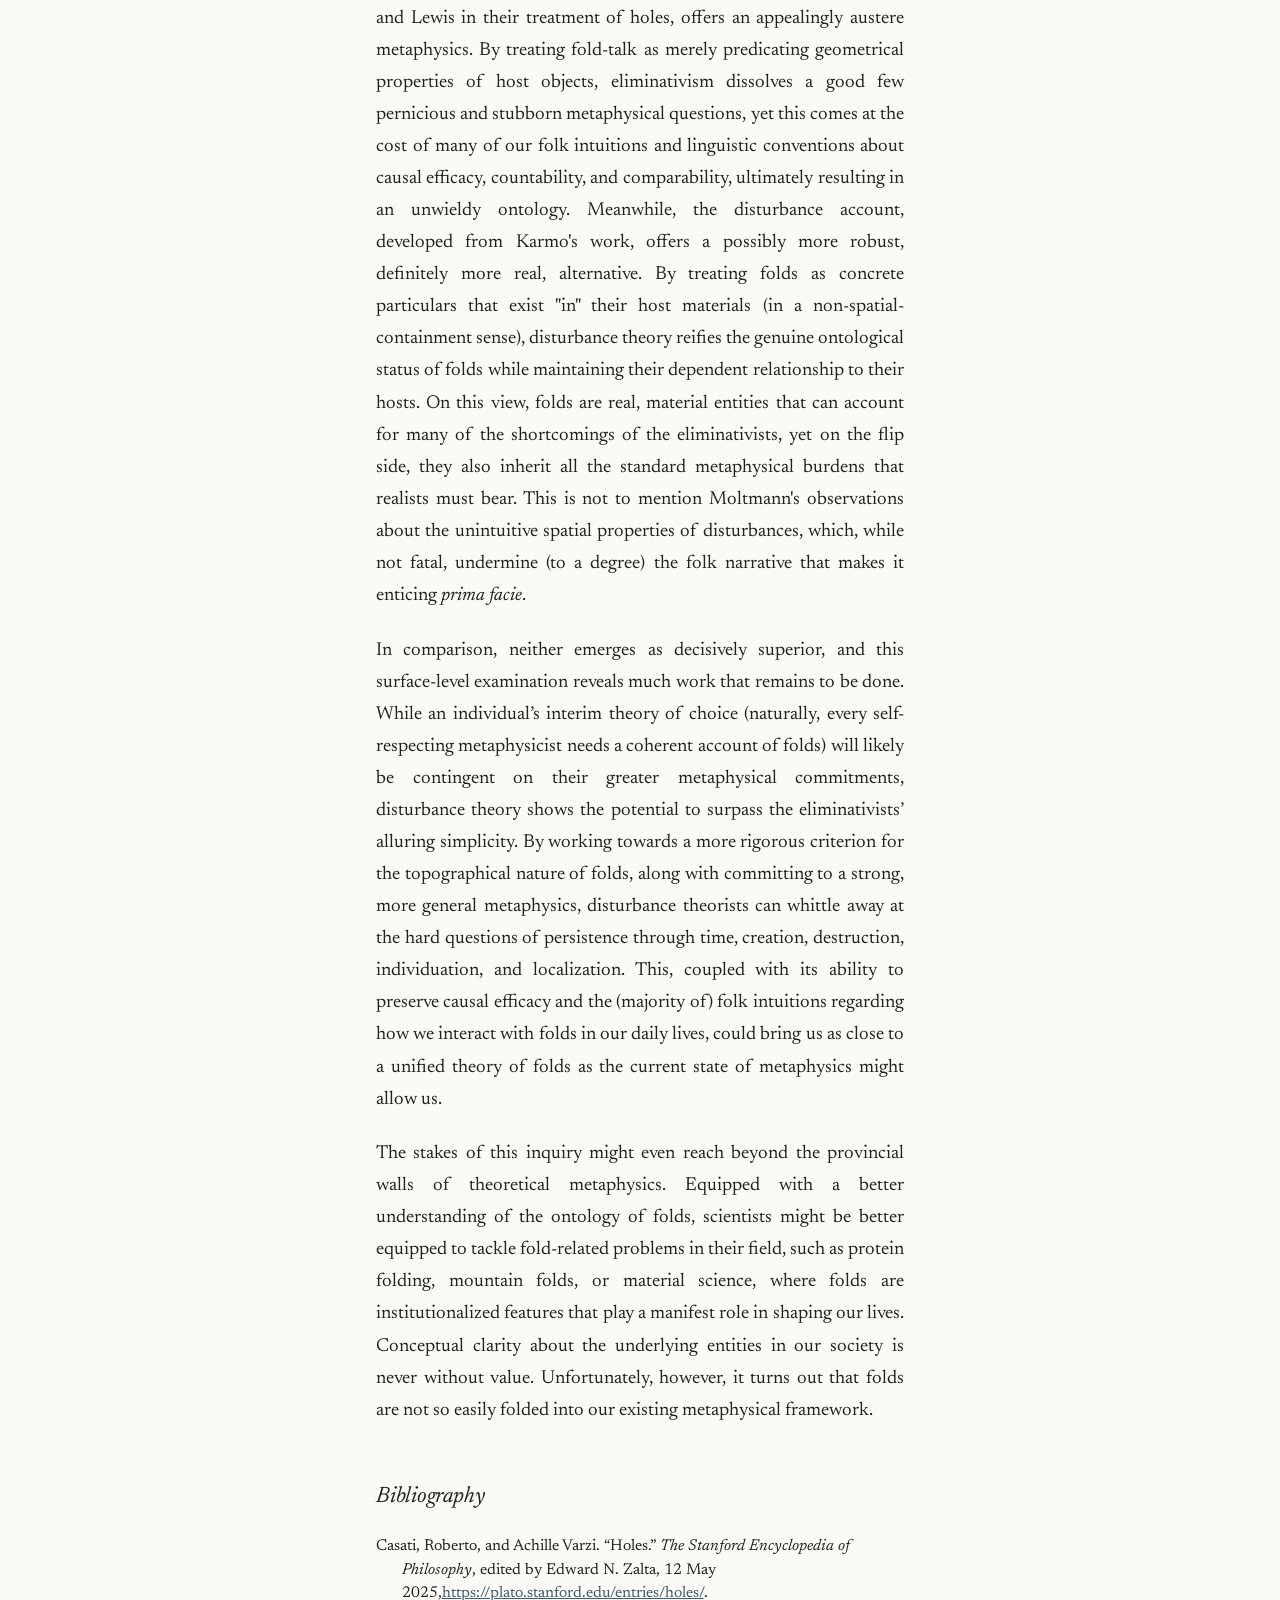
<file: a-two-fold-approach-to-folds.html>
<!DOCTYPE html>
<html lang="en">
<head>
  <meta charset="utf-8">
  <meta name="viewport" content="width=device-width, initial-scale=1">

  <title>A Two-Fold Approach to Folds — Elliot Gross</title>
  <meta name="description" content="An essay on the metaphysics of folds by Elliot Gross.">

  <link rel="preconnect" href="https://fonts.googleapis.com">
  <link rel="preconnect" href="https://fonts.gstatic.com" crossorigin>
  <link href="https://fonts.googleapis.com/css2?family=Newsreader:ital,opsz,wght@0,6..72,200..500;1,6..72,200..500&display=swap" rel="stylesheet">

  <style>
    :root {
      --paper:  #FBFAF6;
      --ink:    #20211F;
      --muted:  #6F6C66;
      --rule:   #E5E1D8;
      --accent: #3E5A6E;

      --measure: 33rem;
      --pad: clamp(1.5rem, 5vw, 3rem);
    }

    * { box-sizing: border-box; }
    html { -webkit-text-size-adjust: 100%; }

    body {
      margin: 0;
      background: var(--paper);
      color: var(--ink);
      font-family: "Newsreader", Georgia, "Times New Roman", serif;
      font-optical-sizing: auto;
      line-height: 1.7;
      font-size: 1.18rem;
      -webkit-font-smoothing: antialiased;
      text-rendering: optimizeLegibility;
    }

    .page {
      min-height: 100vh;
      min-height: 100svh;
      display: flex;
      flex-direction: column;
      max-width: calc(var(--measure) + var(--pad) * 2);
      margin: 0 auto;
      padding: clamp(3.5rem, 12vh, 7rem) var(--pad) 2.5rem;
    }

    .back {
      font-size: 0.82rem;
      letter-spacing: 0.14em;
      text-transform: uppercase;
      color: var(--muted);
      text-decoration: none;
      margin: 0 0 3rem;
      display: inline-block;
    }
    .back:hover { color: var(--accent); }
    .back:focus-visible { outline: 2px solid var(--accent); outline-offset: 3px; border-radius: 1px; }

    .title {
      font-size: clamp(2rem, 5.5vw, 2.9rem);
      font-weight: 300;
      letter-spacing: -0.015em;
      line-height: 1.08;
      margin: 0 0 0.6rem;
    }
    .meta {
      color: var(--muted);
      font-style: italic;
      font-size: 1rem;
      margin: 0 0 3rem;
    }

    /* the prose itself */
    .prose p {
      margin: 0 0 1.4rem;
      text-align: justify;
      hyphens: auto;
    }

    /* section headings */
    .prose .section {
      font-size: 1.4rem;
      font-weight: 400;
      font-style: italic;
      letter-spacing: -0.01em;
      margin: 2.8rem 0 1.2rem;
    }
    .prose .section:first-child { margin-top: 0; }

    .prose .refs-head { margin-top: 3.2rem; }

    /* bibliography entries — hanging indent, smaller */
    .prose .ref {
      font-size: 0.98rem;
      line-height: 1.5;
      padding-left: 1.6rem;
      text-indent: -1.6rem;
      text-align: left;
      margin: 0 0 0.8rem;
      color: var(--ink);
    }

    .prose em { font-style: italic; }
    .prose strong { font-weight: 600; }
    .prose a { color: var(--accent); word-break: break-word; }

    footer {
      margin-top: auto;
      padding-top: 4rem;
      font-size: 0.82rem;
      letter-spacing: 0.04em;
      color: var(--muted);
    }

    .reveal {
      opacity: 0;
      transform: translateY(0.6rem);
      animation: rise 0.7s cubic-bezier(0.2, 0.65, 0.3, 1) forwards;
    }
    .reveal:nth-child(1) { animation-delay: 0.05s; }
    .reveal:nth-child(2) { animation-delay: 0.16s; }
    .reveal:nth-child(3) { animation-delay: 0.27s; }
    .reveal:nth-child(4) { animation-delay: 0.38s; }

    @keyframes rise { to { opacity: 1; transform: none; } }

    @media (prefers-reduced-motion: reduce) {
      .reveal { animation: none; opacity: 1; transform: none; }
    }
  </style>
  <link rel="stylesheet" href="theme.css">
  <script src="theme.js"></script>
</head>
<body>
  <main class="page">

    <a class="back reveal" href="writing.html">&larr; Writing</a>

    <h1 class="title reveal">A Two-Fold Approach to Folds</h1>

    <p class="meta reveal">Towards an ontology of folds as minor entities &middot; December 2025</p>

    <article class="prose reveal">

      <h2 class="section">Introduction</h2>
      <p>Fold this paper in half. (Apologies in advance to the online reader.) Now unfold it. (Just enough so you can read what I have to say.) Do you have one thing or two? Obviously, you have this piece of paper, but do you also have a fold? Now, keeping the original fold, fold it once more on a perpendicular side. Do you have two folds or three? If we could exchange folds for goods and services, would you be twice as rich, or thrice? What is the optimal way to fold the paper to maximize your number of fold-wealth? Do you really have more than one fold at all? Regardless, if you fold a paper enough times, you get origami, which I would certainly pay top dollar for.</p>
      <p>Paper isn&rsquo;t the only thing that can fold&mdash;people can, too. If you&rsquo;re dealt a two of spades and an eight of hearts, you fold your cards back so you can see them, then you fold them back to the dealer as an admission of defeat. Folds are the creators of life: we are all made of protein folds, which are conceived the moment you fold a love letter to your <em>beau</em>. But they are also vengeful, bringing things out of existence, like wanting to die from embarrassment when you fold under pressure at your clarinet recital. You&rsquo;re not a real New Yorker if you don&rsquo;t fold your pizza, but as far as I&rsquo;m aware, folding pizza <em>dough</em> isn&rsquo;t a prerequisite for Italian citizenship. In fact, it was front-page news when the President of the United States&mdash;a self-proclaimed New Yorker&mdash;ate his pizza with a fork and a knife. Albeit the story was below the fold. Folds were an important part of our reading evolution; we used to peruse flat parchment, then we evolved to books and newspapers, then flip phones, and now laptops. Does the laptop fold cease to exist when you open it? Enough of this silly talk, it&rsquo;s time to fold our arms and put those brain folds to work.</p>
      <p>Given the sheer ubiquity of folds in our daily lives, the lack of metaphysical inquiry into their existence and nature is rather astonishing. In my brief survey of fold literature, I came up empty-handed (other than a few side mentions), with the exception of Gilles Deleuze&#39;s concept in <em>The Fold: Leibniz and the Baroque</em>, which, in addition to not being the rigorous ontological account I was searching for, was over my head regardless. This is especially remarkable due to folds <em>prima facie</em> sharing many of the features that make other minor entities philosophically interesting. Folds, like holes, are parasitic entities. They rely on their hosts to exist: a fold in a napkin relies on the napkin to exist, not vice versa. But unlike holes, folds are not absences. When we point to a hole, we are pointing at negative matter, where there is <em>not</em> something, but folds are genuinely present material. Akin to boundaries, folds mark distinct regions of their host&rsquo;s material existence and seem intimately connected to the surfaces of objects. Yet, folds are not two-dimensional; in fact, as we will see, they are intrinsically not so, but in a problematic way. Similar to shadows, folds can be created and made to disappear with relative ease, but, at the same time, folds do not depend on the interplay of light and darkness, and the relationship with their hosts is far more concrete. This is to say, folds exhibit distinctive characteristics that resist easy assimilation to the more familiar cases, meriting their own independent treatment rather than reduction to one of the more familiar categories.</p>
      <p>The literature on these other minor entities has set the groundwork for starting an ontological account of folds, but the task has been seemingly neglected until now. I will attempt to remedy this situation by making baby steps towards a more encompassing account of folds and their place in our ontology. I will begin by articulating a set of desiderata that an optimally satisfactory account of folds would meet, drawing on the criteria that have proven useful in evaluating theories of other minor entities, as well as the unique metaphysical issues that folds present. With these standards in mind, I will then evaluate two candidate accounts of the ontological status of folds: eliminativist and dependent, concrete particulars, the latter of which I will explore under the category of disturbances. These accounts were chosen intentionally with an element of caprice. By no means am I implying that these are the <em>only </em>two accounts that could address the issue of folds; rather, they are what I have found to be the most disparate (that is, covering the gamut of metaphysical commitment diversity) and established, being as they have been a stalwart feature in the literature of other, adjacent minor entities.</p>
      <p>Within both accounts, I will elucidate how this approach situates folds in our greater ontology, then discuss the benefits and limitations of such, in terms of the established qualifications. Through this process, I will demonstrate that classifying folds as either of the proposed options exposes some critical issues regarding our conception of both the identity criteria and folds themselves. Yet, I propose that treating folds as disturbances best accommodates the distinctive features of folds while avoiding the more serious objections facing competing accounts.</p>

      <h2 class="section">Desiderata</h2>
      <p>Naturally, the task of accounting for folds comes with a number of formidable (some more than others) roadblocks. While one may maintain that there are no paradigm objects that give way to facile characterization, the nature of minor entities entails more arduous metaphysical work than is typical. There are a certain number of attributes that are integral in how we speak about and interact with folds on a regular basis, yet these can sometimes resist certain accounts by virtue of their metaphysical commitments. A coherent and completely satisfying account of folds would reckon with all of these attributes; however, we live in a literally and metaphysically messy world, and sacrifices will have to be made.</p>
      <p>The first criterion is that a good theory should preserve the notion that folds are <em>parasitic entities</em>. Folds, like holes, shadows, and most other lesser things, we want to say are ontologically dependent on their hosts, as we see in the napkin example above. A basic expectation of any account is that it is able to explain this asymmetric dependence relation. However, the difficulty lies in specifying the exact nature of this relationship: is it merely causal, or is it perhaps something stronger, such as constitutive? When I fold the paper, the fold seemingly inherits the material composition of the paper itself, yet many perspectives would claim that the fold is an entity distinct from its host. When stipulating the parasitic relationship held by the fold, an account must clarify whether they are genuinely separate entities that depend on their hosts, or whether they are merely aspects or modifications of their hosts.</p>
      <p><em>Localizability</em>: we like to be able to point at something and say, &ldquo;That crease right there, yup, it&rsquo;s a fold.&rdquo; When we say things like this, we usually imply that a fold occupies a determinate spatial region. However, setting the boundaries of where a fold begins and ends is difficult to formalize in practice. Consider my pleated pants (which my mom tells me are &ldquo;out of style&rdquo;). Does the pleat (fold) occupy just the sharp line of the crease, or does it extend to the curved regions on either side? A theory will provide principled criteria for demarcating fold boundaries, a challenge that intensifies when we consider that folds seem to involve both a two-dimensional, linear component (the crease line) and a three-dimensional region (the doubled-over material).</p>
      <p><em>Individuation</em>: another important criterion is the ability to explain how we count folds and distinguish one from another. As in the example from the introduction, if I fold a paper once on one side and again on the perpendicular side, do I have two or three folds? I only completed the action of folding twice, but there appear to be three distinct folds. Or, maybe they are all only one fold, as single entities can have multiple, disconnected parts (see: bikini, or the letter &lsquo;i&rsquo;). Moreover, we want to be able to compare the number of folds to the number of other entities: if I have three pieces of paper, each page folded twice, I should be able to say whether I have more pieces of paper than I do folds. The difficulty here lies in finding an account that can distinguish what makes a fold numerically distinct from its neighbors, and whether folds can be counted at all in the first place.</p>
      <p><em>Persistence over time</em>: perhaps one of the &ldquo;persistent&rdquo; metaphysical problems in history. Unfortunately, this paper will not offer a solution, but it will try on different theories for fit in the context of folds. What makes the wrinkle in my shirt right now the same as it was when I put it on this morning? If I unfold and refold a paper along the same crease, is it the same fold or a numerically distinct one? No theory will respond to these questions completely satisfactorily, but some mesh with our fold-notions better than others.</p>
      <p><em>Persistence through change</em>: this criterion comes in tandem with the prior. We would love to talk about folds as though they survive change in location (both internal and external to their host) and material, but to what degree they do so is indeterminate. When I throw my paper airplane across the room, its folds fly with it (or do they?). When I push a ripple in the carpet from one end to the other, it sure seems like the same fold is present on both ends. But what if I were to replace each individual thread in the carpet, one by one (think <em>The Fold of Theseus</em>)? Is this still the same fold? A good account here will provide some grounds for a fold-identity condition through change.</p>
      <p><em>Topological distinctness</em>: perhaps the most defining feature of a fold is its unique topographical makeup. Of course, a necessary feature of the fold is that it is the joint at which an object overlaps itself. But the two ends needn&rsquo;t be directly in contact with one another, and at the same time, they shouldn&rsquo;t be too far apart. They seem to require some requisite angle that falls in a Goldilocks zone. And, we tolerate some curvature in our creases, but one would not typically consider a sinuous river a &ldquo;fold.&rdquo; This point also gives rise to questions about the necessary dimensions in all three directions (questions which may or may not be chalked up to our narrow-minded bias towards the type of folds we encounter frequently in our daily lives). Also, an interesting, higher-level topographical issue arrives in the form of surfaces: folding seems to require taking a lower-dimensional surface and manipulating it through higher-dimensional space. This in itself is not problematic, but what if we were to attempt to fold a two-dimensional plane on its own? They cannot, strictly speaking, be folded, since folding involves the doubling of matter, and zero doubled remains zero. While some might object by rejecting the existence of two-dimensional surfaces in reality or by claiming that there are some entities that merely cannot be folded, an account should attempt to reify these claims by means of modifying its spatial or other cause-initial condition for folds.</p>
      <p><em>Causal power</em>: folds appear to have genuine causal efficacy. The folds in a paper airplane determine its aerodynamic properties, and the folds in a protein define its biological function. If folds are to earn their place in our ontology, we require an explanation of how they exert causal influence: are their powers to influence the world outside of them an intrinsic property of the folds themselves, or of their material hosts?</p>
      <p><em>Coming and ceasing to exist</em>: folds can be created and destroyed with remarkable ease (think about how many times you have ironed that dress shirt in your closet). We have topographical conditions, but at what point in the folding/unfolding process does the fold begin/cease to exist? Are folds necessarily reliant on some external entity beyond their hosts to bring them into existence? Consider a pre-fabricated metal piece that was never physically creased, but was created in a mold that we would consider achieving the topographical conditions for being a fold. Do we really want to consider this a paradigmatic entity, and if not, how do we stipulate the creation factor of foldedness?</p>
      <p><em>Parsimony</em>: last, but certainly not least, is classic simplicity. All accounts of folds must also be evaluated against the general methodological constraint of ontological parsimony. We should generally try to avoid accounts that stipulate an infinite, or near-infinite, number of members into our ontological community. On the flip side, we also want an account that maintains many, or at least some, of our folk intuitions about folds, given we interact and speak about them nontrivially in our everyday lives. While most theories should not be discredited on the basis of parsimony alone, it can certainly be a deciding factor between two strong options, as well as a strong indicator of an account&rsquo;s explicatory power, as we should strive to maximize it when possible.</p>
      <p>Not all of these desiderata carry equal weight. The criteria concerning parasitism, individuation, and geometry strike me as most fundamental, since they concern the basic ontological status and identity conditions of folds. An account that fails on these fronts cannot succeed regardless of how well it handles the others. Meanwhile, the persistence conditions and localizability criteria, while important, are especially more flexible than the rest&mdash;we might accept some revisionism about folk intuitions here if an account proves theoretically elegant and particularly strong in the other aspects.</p>

      <h2 class="section">Eliminativism</h2>
      <p>In the face of such complex and multifaceted issues, an attractive approach is to simply deny the existence of folds altogether, the method employed by the aptly named eliminativists. In this context, they hold that apparent reference to folds in ordinary discourse does not actually commit us to the existence of folds as genuine entities in our ontology. They would claim that talk about folds can be systematically paraphrased into statements about the properties of material objects, without remainder, i.e., when we say &quot;there is a fold in the napkin,&quot; we are not quantifying over some entity called a fold; we are merely attributing a property, that of being folded, to the napkin itself, the only &ldquo;real&rdquo; entity. David and Stephanie Lewis deal with this account in their canonical dialogue on holes, in which hole-talk is synonymous with shape predicates rather than existential quantification over immaterial entities (Lewis and Lewis). Applied to folds, they would maintain that &ldquo;is folded&rdquo; exhausts the semantic content of any fold discussion, and by claiming that a napkin is folded, you are making a claim about the napkin&rsquo;s geometrical configuration, not some additional entity parasitic upon it.</p>
      <p><em>Prima facie</em>, the benefits of this account are tantalizingly considerable. Primarily, we can completely disregard some of the more intractable metaphysical debates from our list of desiderata. Chronic issues such as localizability dissolve entirely: there is no fact of the matter about where a fold begins and ends, because there are no folds to begin with. Parasitism goes more or less in the same direction; it is trivially true that a predicate is reliant on the thing that it qualifies over. Questions about persistence through time and change are passed up the chain to the host object, which does not quite absolve the fold of these questions entirely, but removes them from concern in the context of a fold theory. How these are ultimately resolved is subject to the other commitments of the individual&rsquo;s unified metaphysical theory. Topographical distinctness does not seem to pose an issue for this position either, as any of the specific surface and angle prerequisites one might posit for foldness can be reduced to other qualities about the host object. So, when a napkin is folded, we are just predicating distinct features of the host&rsquo;s topographical makeup and mereological parts.</p>
      <p>On the other hand, Lewis and Lewis bring light to a concerning objection to this strategy. In their paper, the objector presses the eliminativist on their ability to count and compare. If holes truly do not exist, what do we mean when we say that there is an equal number of holes in the cheese as there are crackers? While there are attempts to handle such questions by introducing compound predicates (&ldquo;triply-perforated&rdquo; to compare to three crackers), this results in an infinite number of primitive predicates to capture all possible configurations and cross-categorical comparisons. This objection applies with equal gravitas to folds. If I fold a paper four times, how am I to say that there are as many folds as there are Beatles? As such, an eliminativist approach to folds is certainly not in the spirit of our desire for ontological parsimony and struggles to reflect the ordinary way we count and compare folds in casual language.</p>
      <p>And, beyond the compound-predication issue, eliminativism falls short in the causal efficacy criterion. The folds that comprise an origami crane do not just modify how we talk about the original material; they also change its physical properties, cause a child joy, affect its material value, etc. Predicates as we conceive of them do not figure into causal configurations&mdash;under the eliminativist account, saying &ldquo;the fold in the paper crane caught my cookie crumbs&rdquo; comes out to mean &ldquo;because the paper is folded, it caught the crumbs,&rdquo; reducing the effect to a quality of the host object. This surely does not align with our instincts about folds, as we usually like to speak and believe as though the fold itself was the cause of the crumbs being caught, rather than just a property of the paper.</p>
      <p>Thus, as we can see, while eliminativism offers an attractively austere metaphysics and dissolves some of the more pressing issues, its inability to accommodate our folk notions of comparability and causal efficacy serves as a concerning area of worry. Yet, while concerning, they do not merit a complete discarding of the view. Many eliminativists would argue that their view preserves the integral functions of folds while only sacrificing a few folk intuitions, a trade-off that is inevitable in the cut-throat marketplace of metaphysical theories. Alas, albeit promising, eliminativism leaves something to be desired.</p>

      <h2 class="section">A Disturbing Theory of Folds</h2>
      <p>The shortcomings of eliminativism could motivate the ontologist to deviate towards a more &ldquo;real&rdquo; perspective. Perhaps holes are not mere predicates on material hosts, but genuine concrete particulars in their own standing. Concrete particulars are instances of entities that exist in spacetime, possess causal power, and can be counted/compared. The question then becomes, exactly what type of particular might a fold be?</p>
      <p>A promising account rises from the dust in the form of Toomas Karmo&rsquo;s &ldquo;Disturbance&rdquo; theory (1977). Karmo defines a disturbance as &quot;an object or entity found in some other object,&rdquo; but clarifies that this is not &ldquo;in&rdquo; in the sense of a cake being &ldquo;in&rdquo; an oven, rather, it is &ldquo;in the sense in which a knot may be in a rope, a wrinkle in a carpet, a hole in a perennial border, or a bulge in a cylinder.&rdquo; Karmo draws a distinction between objects that are spatially contained within their hosts as discrete occupants, as opposed to existing <em>through</em> or <em>by means of</em> their hosts in a more intimate fashion. The host of the parasitic minor entity, in this case, Karmo refers to as the &ldquo;medium,&rdquo; the total consignment of matter in which the disturbance, in some sense, inheres. A central facet of his view is the migration criterion, which states that a method for determining whether &quot;object <em>X</em> is &lsquo;in&rsquo; an object <em>Y</em>,&rdquo; is to ask whether it would be possible for <em>X </em> to migrate through <em>Y</em>. &ldquo;A knot is a disturbance because it may slip along the rope in which it is tied, and a hole is a disturbance because it can be pictured as moving around the flowerbed in which it was dug,&rdquo; and so on and so forth.</p>
      <p>There is no reason to believe that folds could not be appended to this list of disturbances that Karmo has already given. The fit seems natural in many respects. Immediately, the parasitic notion of folds is accounted for, as disturbance theory would claim that a fold is in its host material, capturing our intuition that a fold depends asymmetrically on its host for existence. Most folds also seemingly pass the migration test. We can easily imagine the crease of a napkin moving, as though a little mouse was running underneath it. One might claim that this does not hold up as well when talking about more immutable hosts, such as rock folds in a mountain, but while we are unlikely to see undulating rock strata anytime soon, it is still possible for one to <em>imagine</em> these folds migrating, as a matter of metaphysical possibility. In any such cases, the fold is genuinely distinct from its host, just as Karmo states a stream is distinct from its water.</p>
      <p>Treating folds as disturbances has plenty of benefits in terms of our established desiderata. Contrary to eliminativism, disturbance theory treats folds as concrete particulars, a category that possesses genuine causal efficacy, allowing us to continue saying that the fold is what caught the crumbs, not some property of the host napkin. Similarly adverse to eliminativism is disturbance theory&rsquo;s ability to enable individuation, counting, and comparison, due to folds&rsquo; status as entities. We can quantify over material objects, meaning we can coherently say the number of folds that exist, and compare that number to others, i.e., there are more folds in a book than there are Beatles in outer space (zero). We can also talk meaningfully about the material, size, shape, and any other attributive predicates.</p>
      <p>This conception of folds also helps us answer difficult questions about persistence through change. Because a fold would not be identical to any particular spatiotemporal region of the host (say, any specific threads of a cloth), and instead a configuration-pattern, <em>Theseus&rsquo;s Fold</em> and any other identity questions about movement through a surface or change of material do not present us with issues. Even if every single thread has been replaced or there is no overlap between the spatiotemporal region at <em>t</em>1 and <em>t</em>2, as long as there has been a continuous disturbance in the host material, the fold persists.</p>
      <p>Nevertheless, the disturbance account holds its fair share of drawbacks. Friederike Moltmann, in her 2019 paper &ldquo;Ontological Dependence, Spatial Location, and Part Structure,&rdquo; shows that disturbances have a peculiar feature, being that they do not inherit spatial location from their hosts in the expected way. She claims that &quot;if the hole is in the bag and the bag is in the drawer, it does not follow that the hole is in the drawer,&quot; a feature which can be likewise applied to folds. This is because disturbances possess only host-relative location; they lack independent spatial coordinates. This also has implications for the movement of disturbances, as it means that when we move the host, we are not simultaneously moving the disturbance. An example of this counterintuitive feature would be my <em>pass&eacute;</em> pleated pants. When I walk down the street, it appears as though the fold is also moving down the street. After all, the spatiotemporal region the fold occupies is certainly changing. However, Moltmann claims that due to the fold&rsquo;s lack of non-relative spatial location, we cannot rely on our linguistic intuitions and say that the fold is moving. Whether this constitutes a genuine problem or an insight into the nature of folds is not immediately clear. It could be that our intuition that folds move with their hosts is simply confused: what moves are the pants themselves, and their fold remains in the same relative position within them. While Moltmann is able to provide a tentative remedy to this conundrum, the core critique exposes some uneasy conclusions resulting from the disturbance view.</p>
      <p>Regardless, the disturbance view is indisputably in its infancy, especially regarding folds. The topographic element of folds can be easily ascribed to a disturbance, as angle and other shape predicates can be applied to material particulars. However, a rigorous geometrical definition is likely necessary to address other important questions, such as those about <em>where</em> exactly in its host a disturbance begins and ends, <em>when </em>a disturbance begins or ceases its existence, and <em>how many</em> disturbances are truly in a material. It also provides no helpful account of persistence through time, other than the pre-existing, more general theories, such as three- or four-dimensionalism. Whereas in the eliminativist account, many of these questions could be disregarded or abstracted away, a disturbance theory is burdened with many of the tough metaphysical questions that have burdened realists for decades.</p>
      <p>In terms of parsimony, disturbance theory fares decently well when placed in the context of a greater ontology. As long as one accepts that the independently motivated category of disturbances is necessary to account for paradigm examples such as streams, waves, knots, and similar phenomena, folds can be subsumed at a relatively minor additional cost. While not a paradigm of ontological frugality, the disturbance theory is significantly more economical in comparison to the eliminativist&#39;s trouble with infinite compound qualifiers. Overall, the disturbance theory represents a substantial improvement over some major categories that eliminativism fails to account for, especially individuation/comparability and causal efficacy. And, the challenges it faces&mdash;particularly regarding spatial location and individuation&mdash;are genuine, but they are challenges that any realist account of folds must confront.</p>

      <h2 class="section">Conclusion</h2>
      <p>This paper has attempted to take the first steps toward a systematic metaphysical treatment of folds, peculiarities conspicuously absent from the philosophical literature despite their ubiquity in prosaic comings-and-goings. They resist easy categorization, despite sharing features with other minor entities that have received extensive philosophical attention. I have begun movement towards rectifying the situation by articulating a set of desiderata, running from fundamental to flexible, drawing from extensive literature on the persistent metaphysical questions associated with lesser things, along with the unique problems that folds offer us.</p>
      <p>The eliminativist account, drawing on the strategy employed by Lewis and Lewis in their treatment of holes, offers an appealingly austere metaphysics. By treating fold-talk as merely predicating geometrical properties of host objects, eliminativism dissolves a good few pernicious and stubborn metaphysical questions, yet this comes at the cost of many of our folk intuitions and linguistic conventions about causal efficacy, countability, and comparability, ultimately resulting in an unwieldy ontology. Meanwhile, the disturbance account, developed from Karmo&#39;s work, offers a possibly more robust, definitely more real, alternative. By treating folds as concrete particulars that exist &quot;in&quot; their host materials (in a non-spatial-containment sense), disturbance theory reifies the genuine ontological status of folds while maintaining their dependent relationship to their hosts. On this view, folds are real, material entities that can account for many of the shortcomings of the eliminativists, yet on the flip side, they also inherit all the standard metaphysical burdens that realists must bear. This is not to mention Moltmann&#39;s observations about the unintuitive spatial properties of disturbances, which, while not fatal, undermine (to a degree) the folk narrative that makes it enticing <em>prima facie</em>.</p>
      <p>In comparison, neither emerges as decisively superior, and this surface-level examination reveals much work that remains to be done. While an individual&rsquo;s interim theory of choice (naturally, every self-respecting metaphysicist needs a coherent account of folds) will likely be contingent on their greater metaphysical commitments, disturbance theory shows the potential to surpass the eliminativists&rsquo; alluring simplicity. By working towards a more rigorous criterion for the topographical nature of folds, along with committing to a strong, more general metaphysics, disturbance theorists can whittle away at the hard questions of persistence through time, creation, destruction, individuation, and localization. This, coupled with its ability to preserve causal efficacy and the (majority of) folk intuitions regarding how we interact with folds in our daily lives, could bring us as close to a unified theory of folds as the current state of metaphysics might allow us.</p>
      <p>The stakes of this inquiry might even reach beyond the provincial walls of theoretical metaphysics. Equipped with a better understanding of the ontology of folds, scientists might be better equipped to tackle fold-related problems in their field, such as protein folding, mountain folds, or material science, where folds are institutionalized features that play a manifest role in shaping our lives. Conceptual clarity about the underlying entities in our society is never without value. Unfortunately, however, it turns out that folds are not so easily folded into our existing metaphysical framework.</p>

      <h2 class="section refs-head">Bibliography</h2>
      <p class="ref">Casati, Roberto, and Achille Varzi. &ldquo;Holes.&rdquo; <em>The Stanford Encyclopedia of Philosophy</em>, edited by Edward N. Zalta, 12 May 2025,<a href="https://plato.stanford.edu/entries/holes/">https://plato.stanford.edu/entries/holes/</a>.</p>
      <p class="ref">Karmo, Toomas. &ldquo;Disturbances.&rdquo; <em>Analysis</em>, vol. 37, no. 3, 1977, pp. 147&ndash;148.</p>
      <p class="ref">Lewis, David K., and Stephanie R. Lewis. &ldquo;Holes.&rdquo; <em>Australasian Journal of Philosophy</em>, vol. 48, 1970, pp. 206&ndash;212.</p>
      <p class="ref">Moltmann, Friederike. &ldquo;Ontological Dependence, Spatial Location, and Part Structure.&rdquo; <em>Ontology Makes Sense: Essays in Honor of Nicola Guarino</em>, edited by Stefano Borgo et al., IOS Press, 2019, pp. 211&ndash;220.</p>
    </article>

    <footer>
      &copy; <span id="year"></span> Elliot Gross
    </footer>

  </main>

  <script>
    document.getElementById("year").textContent = new Date().getFullYear();
  </script>
</body>
</html>
</file>
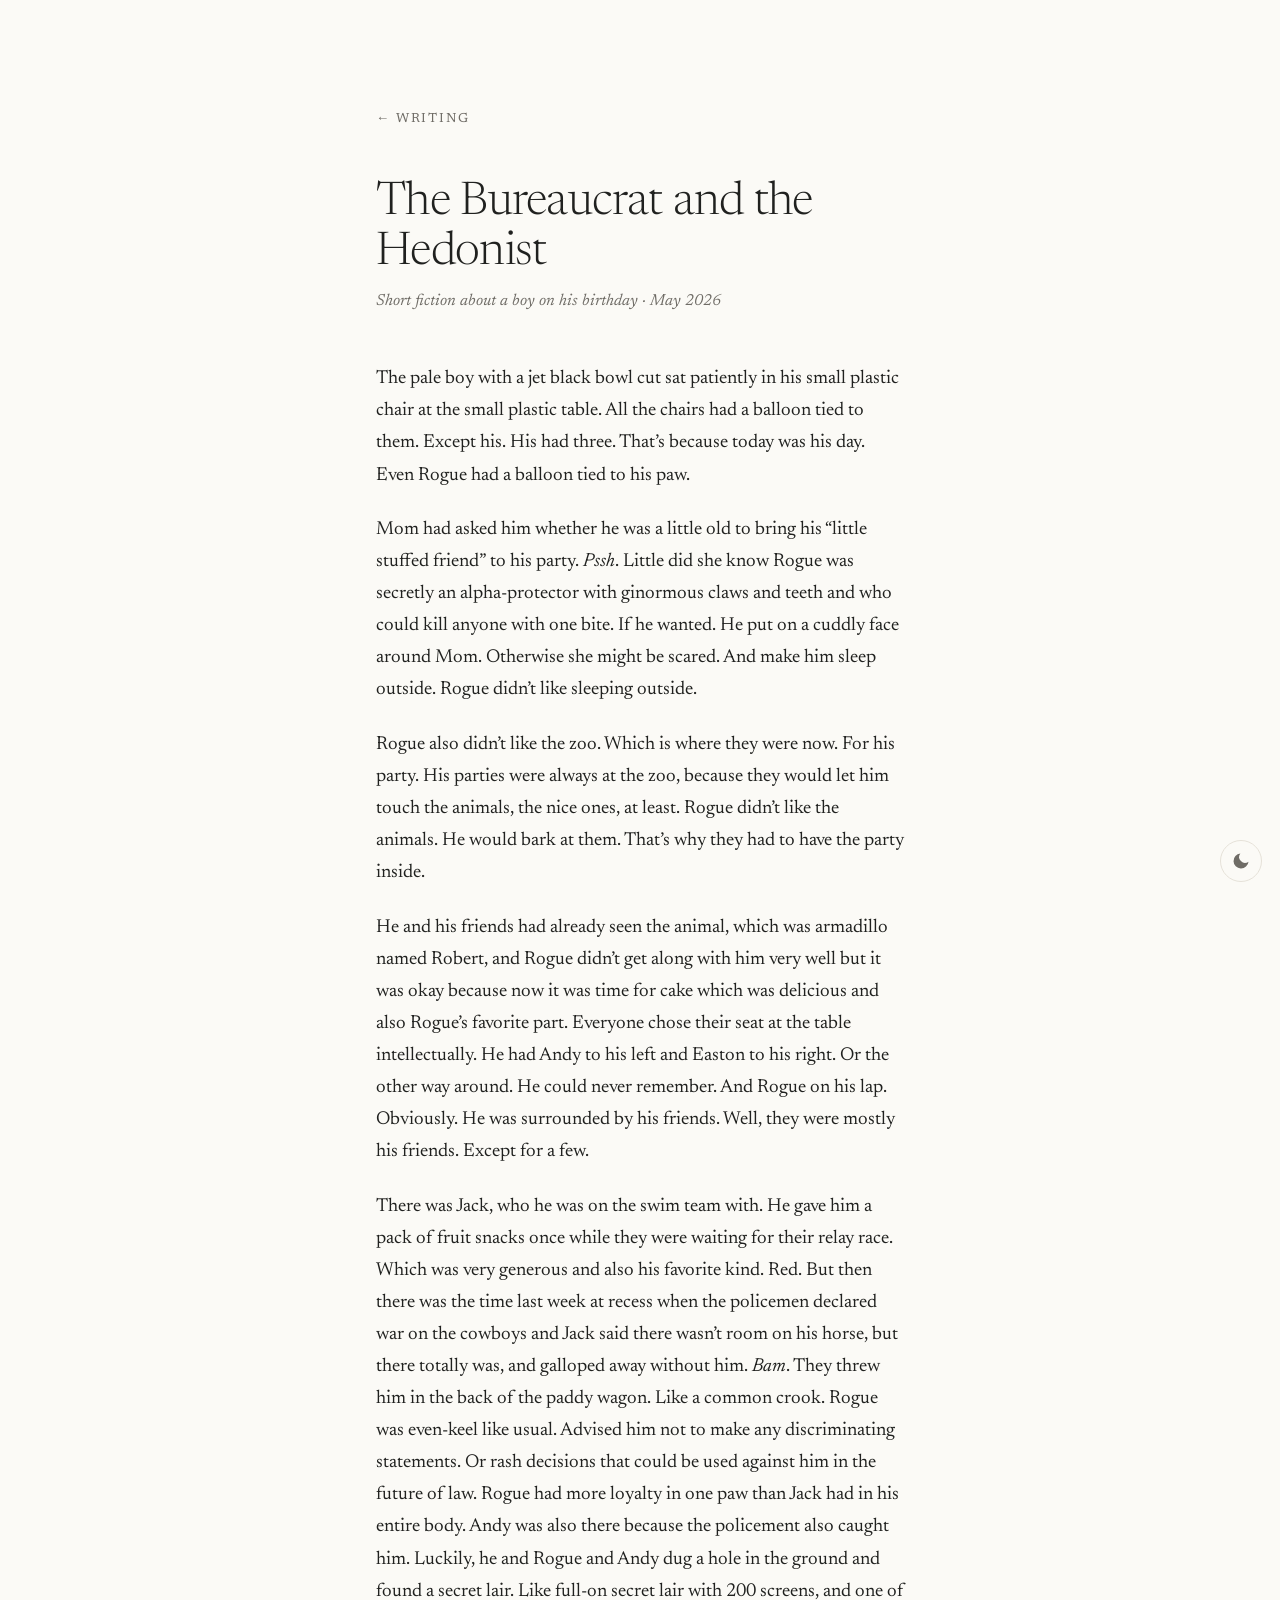
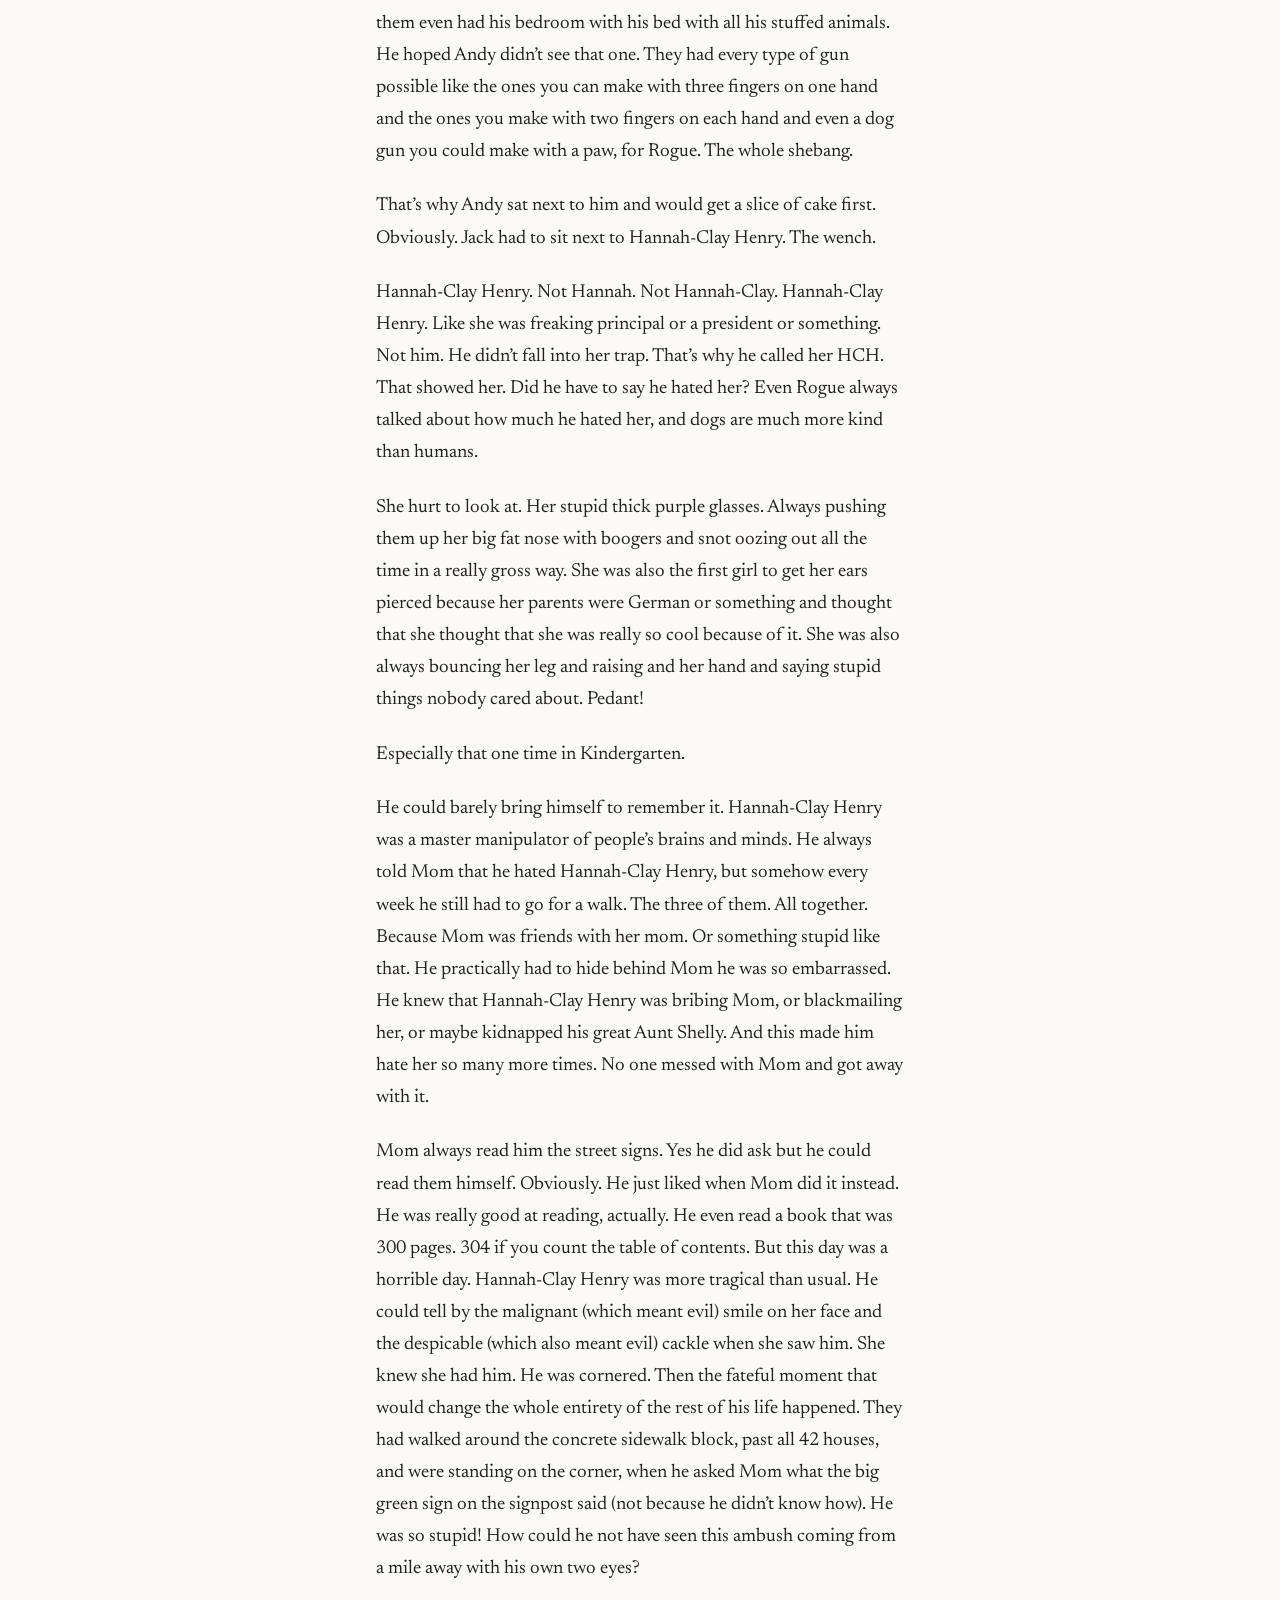
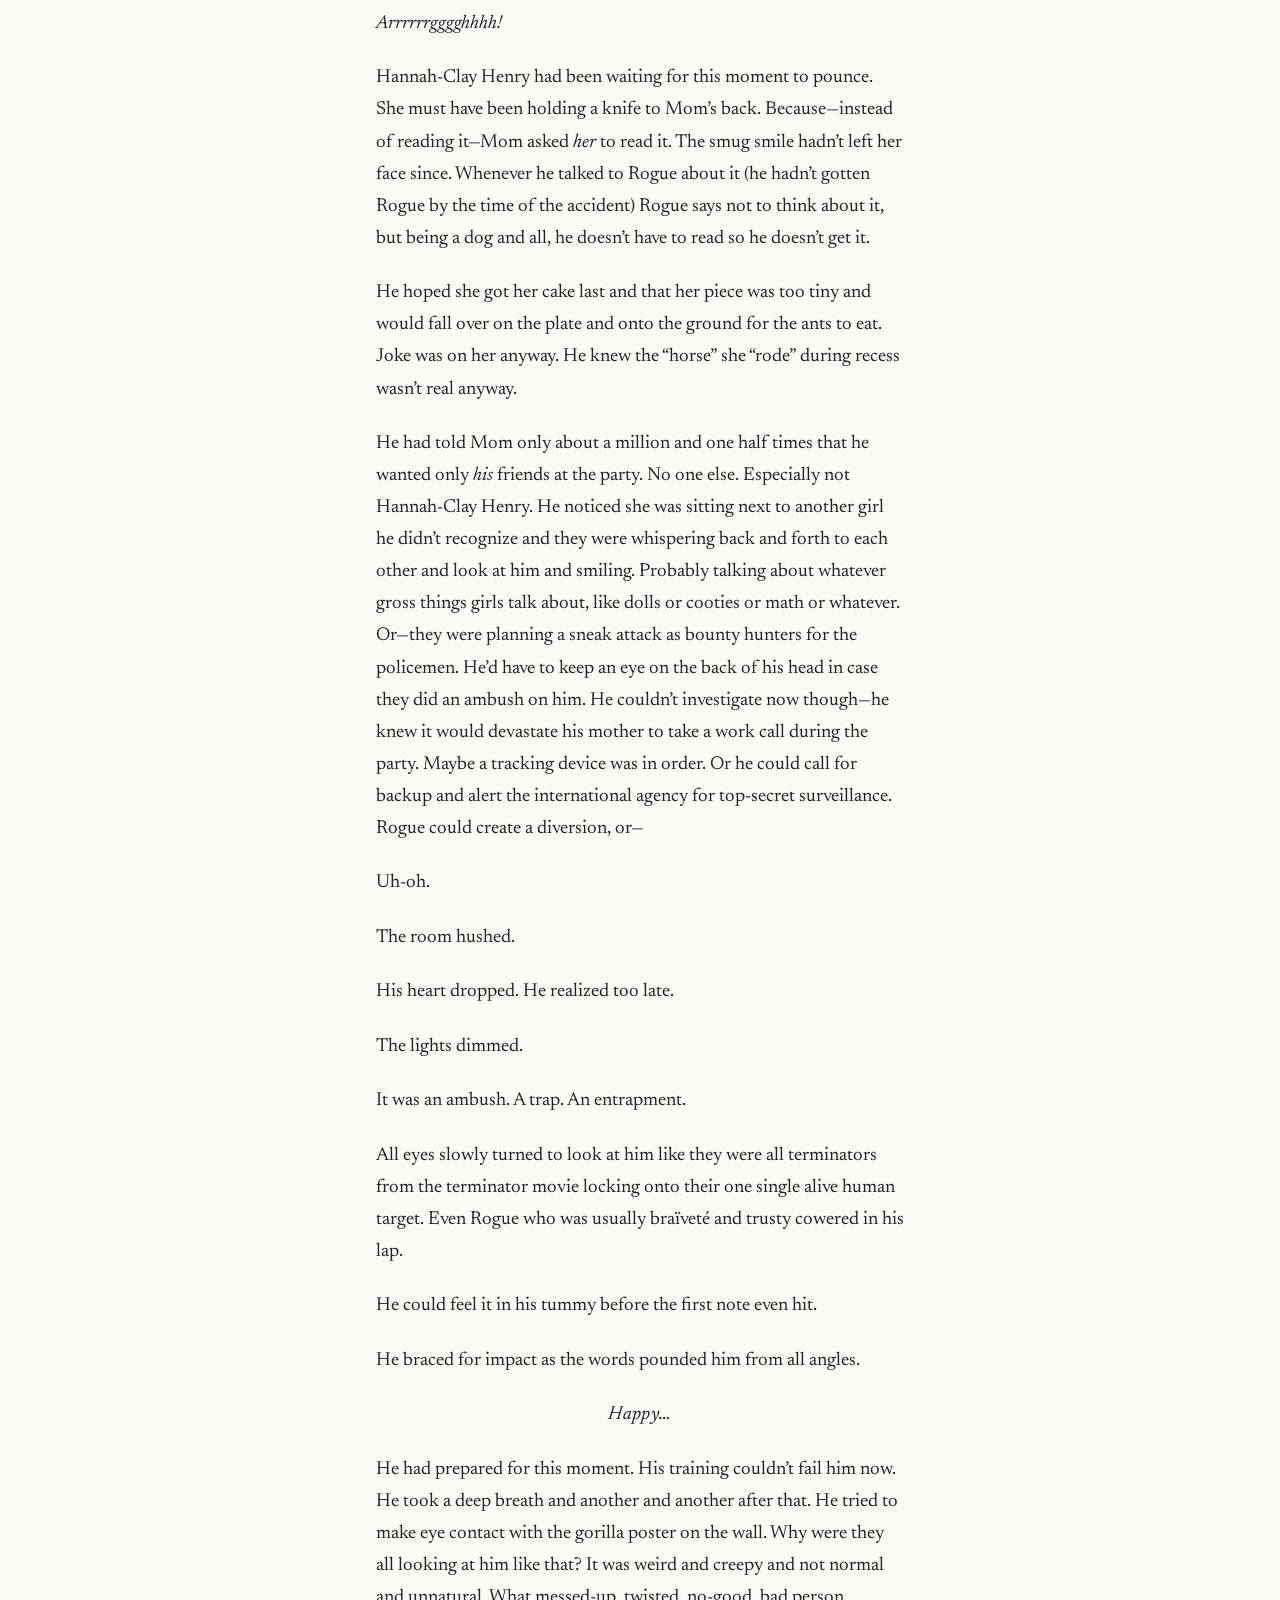
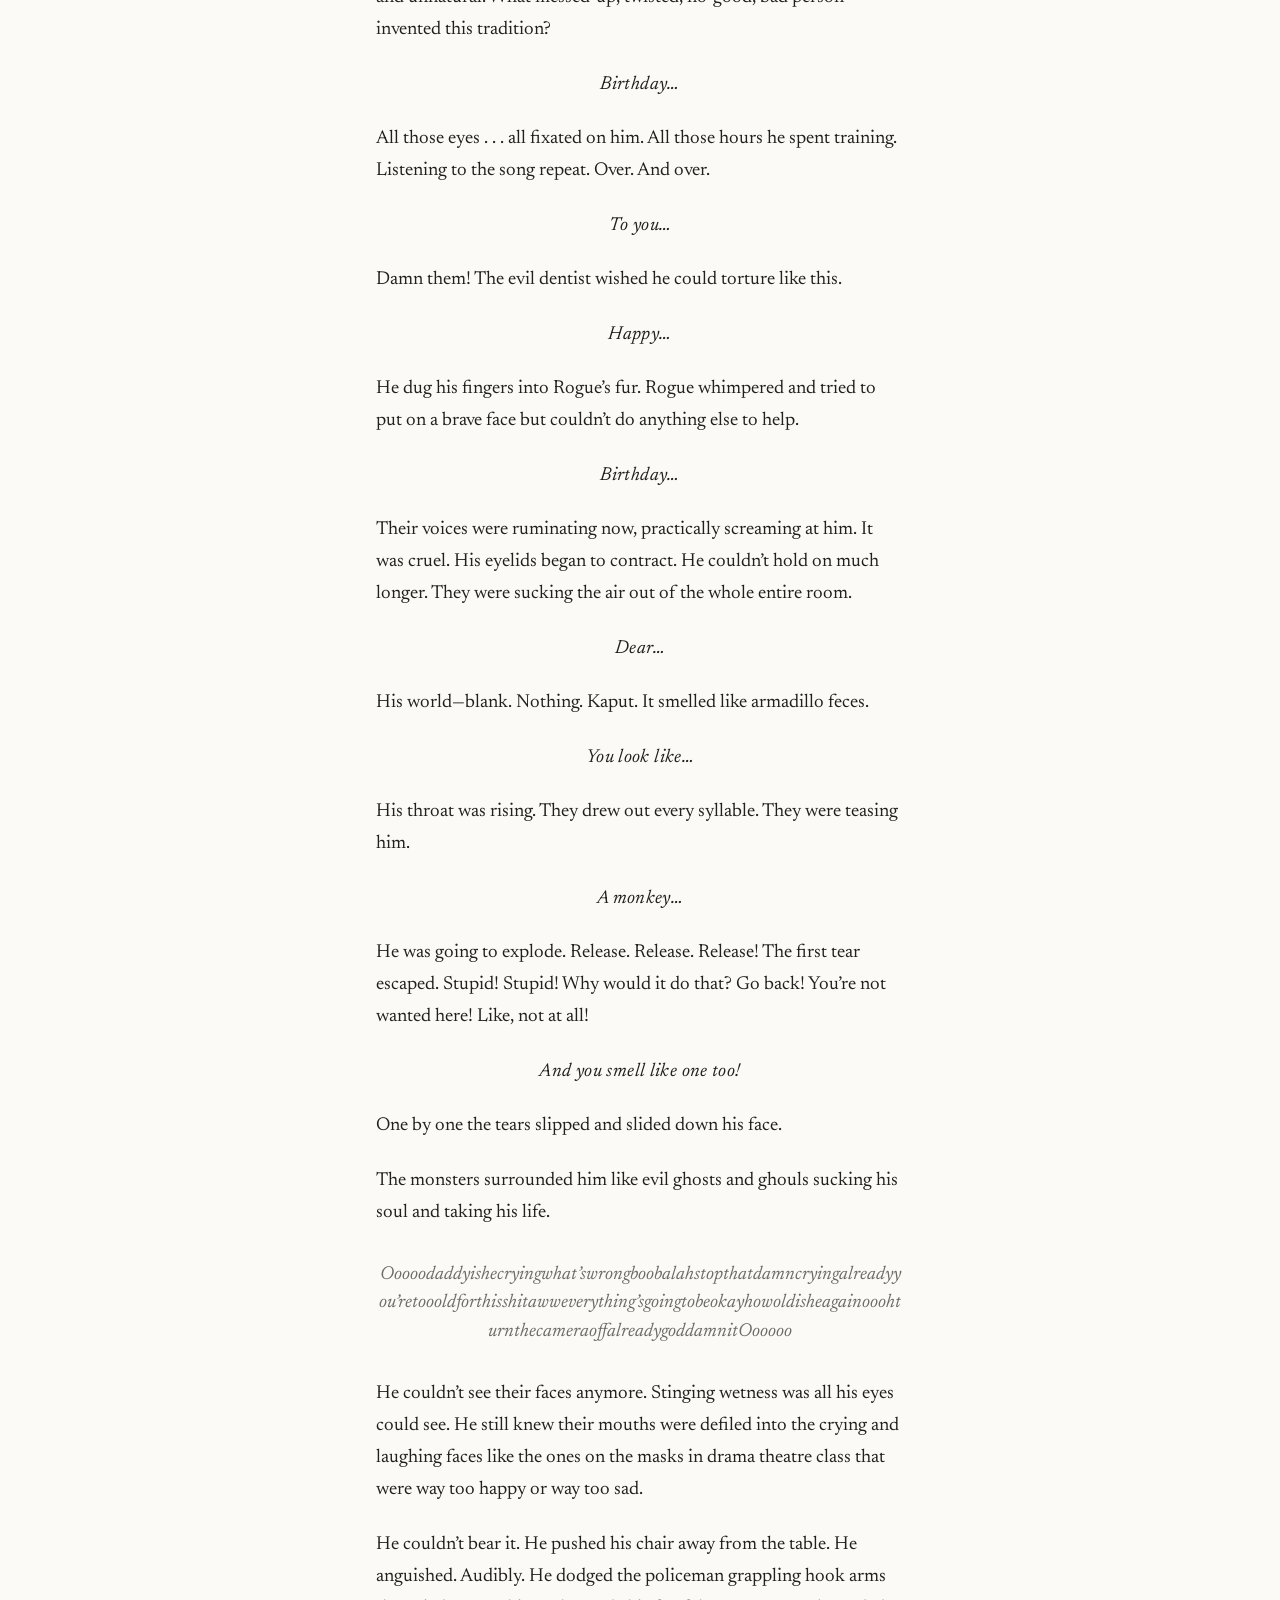
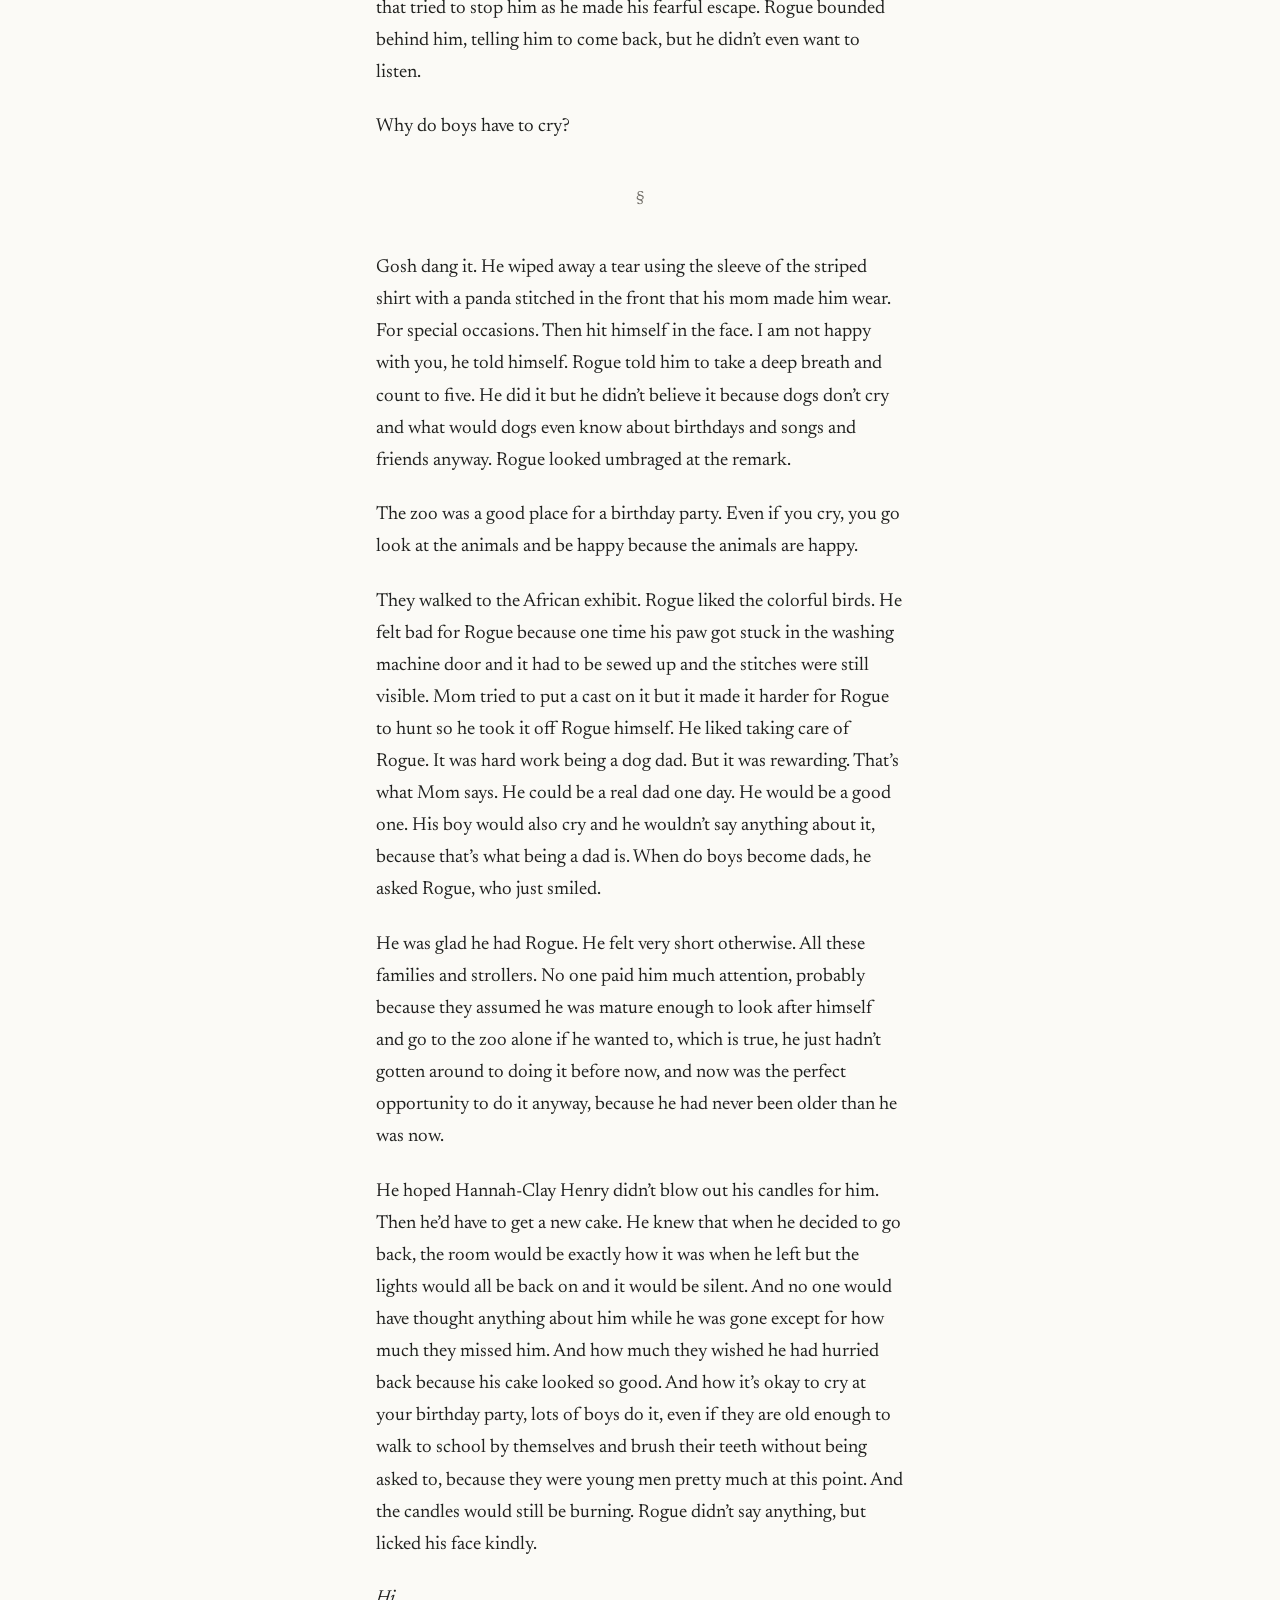
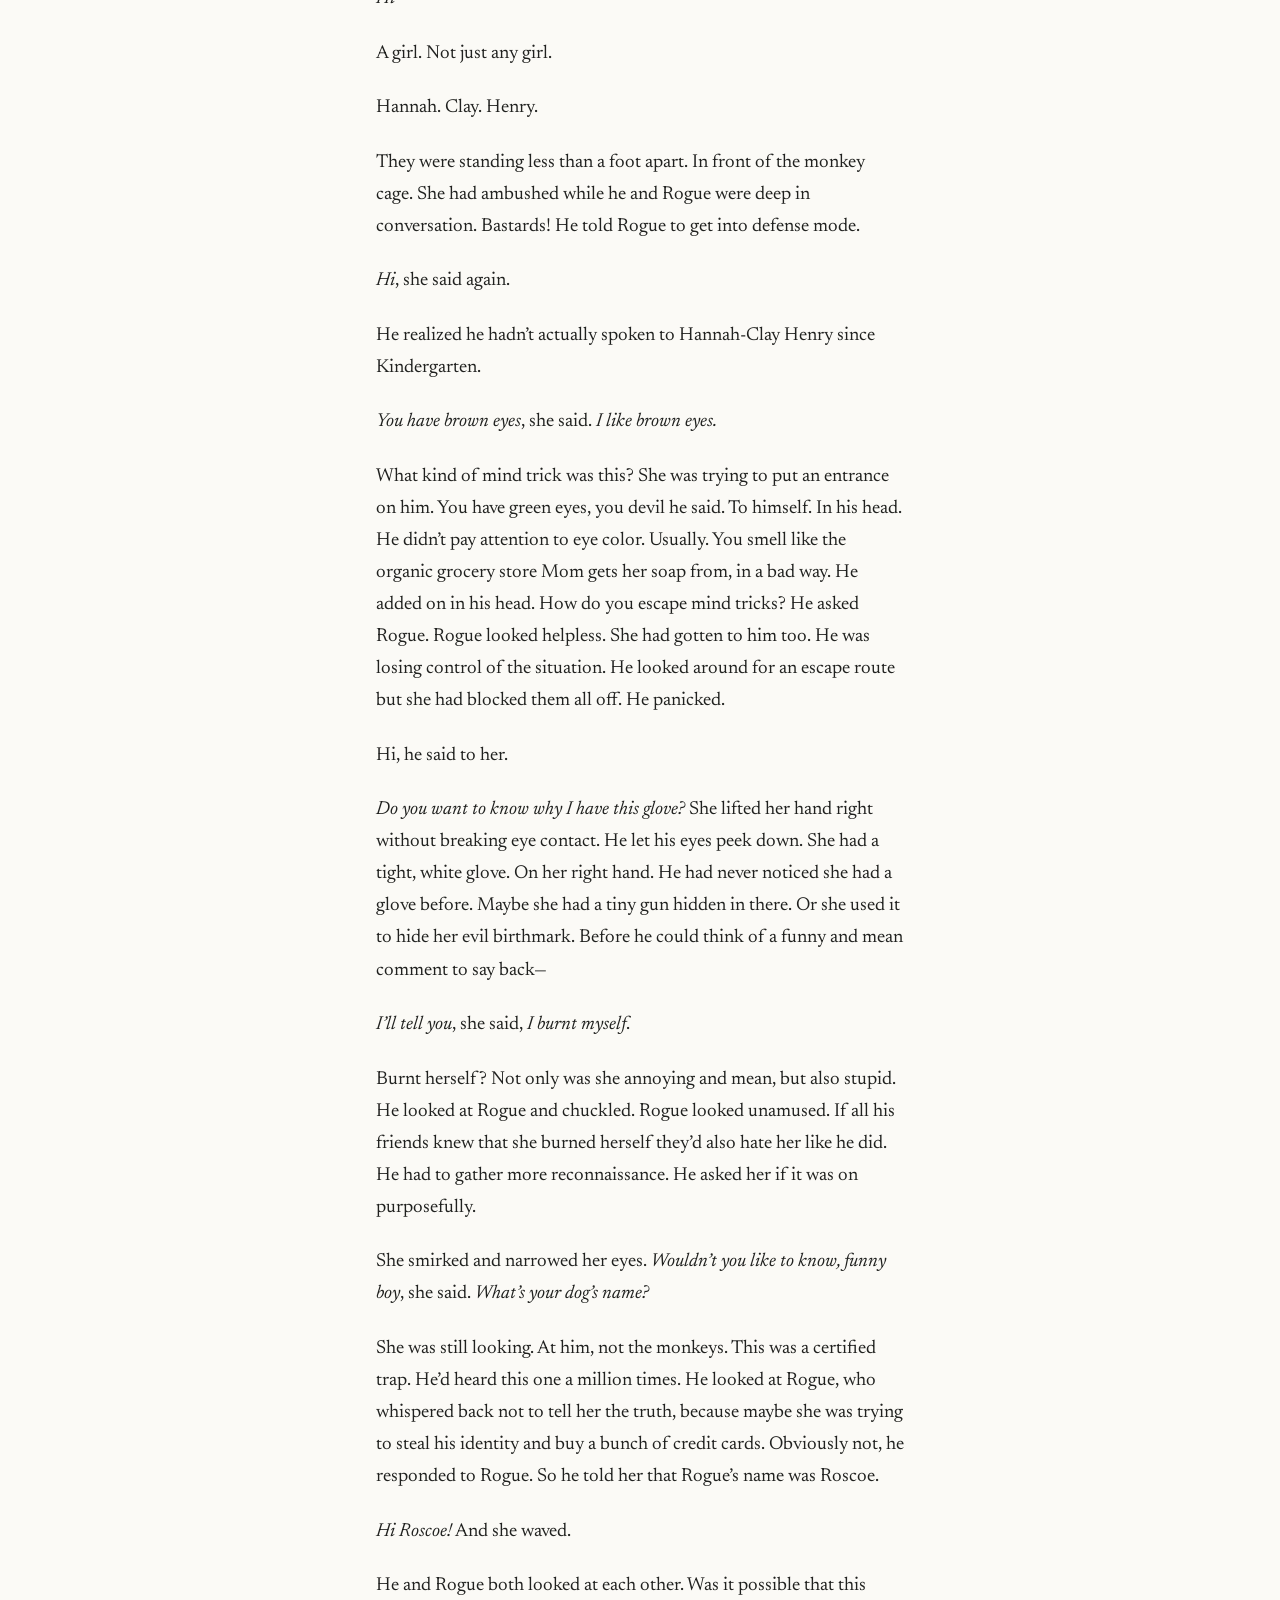
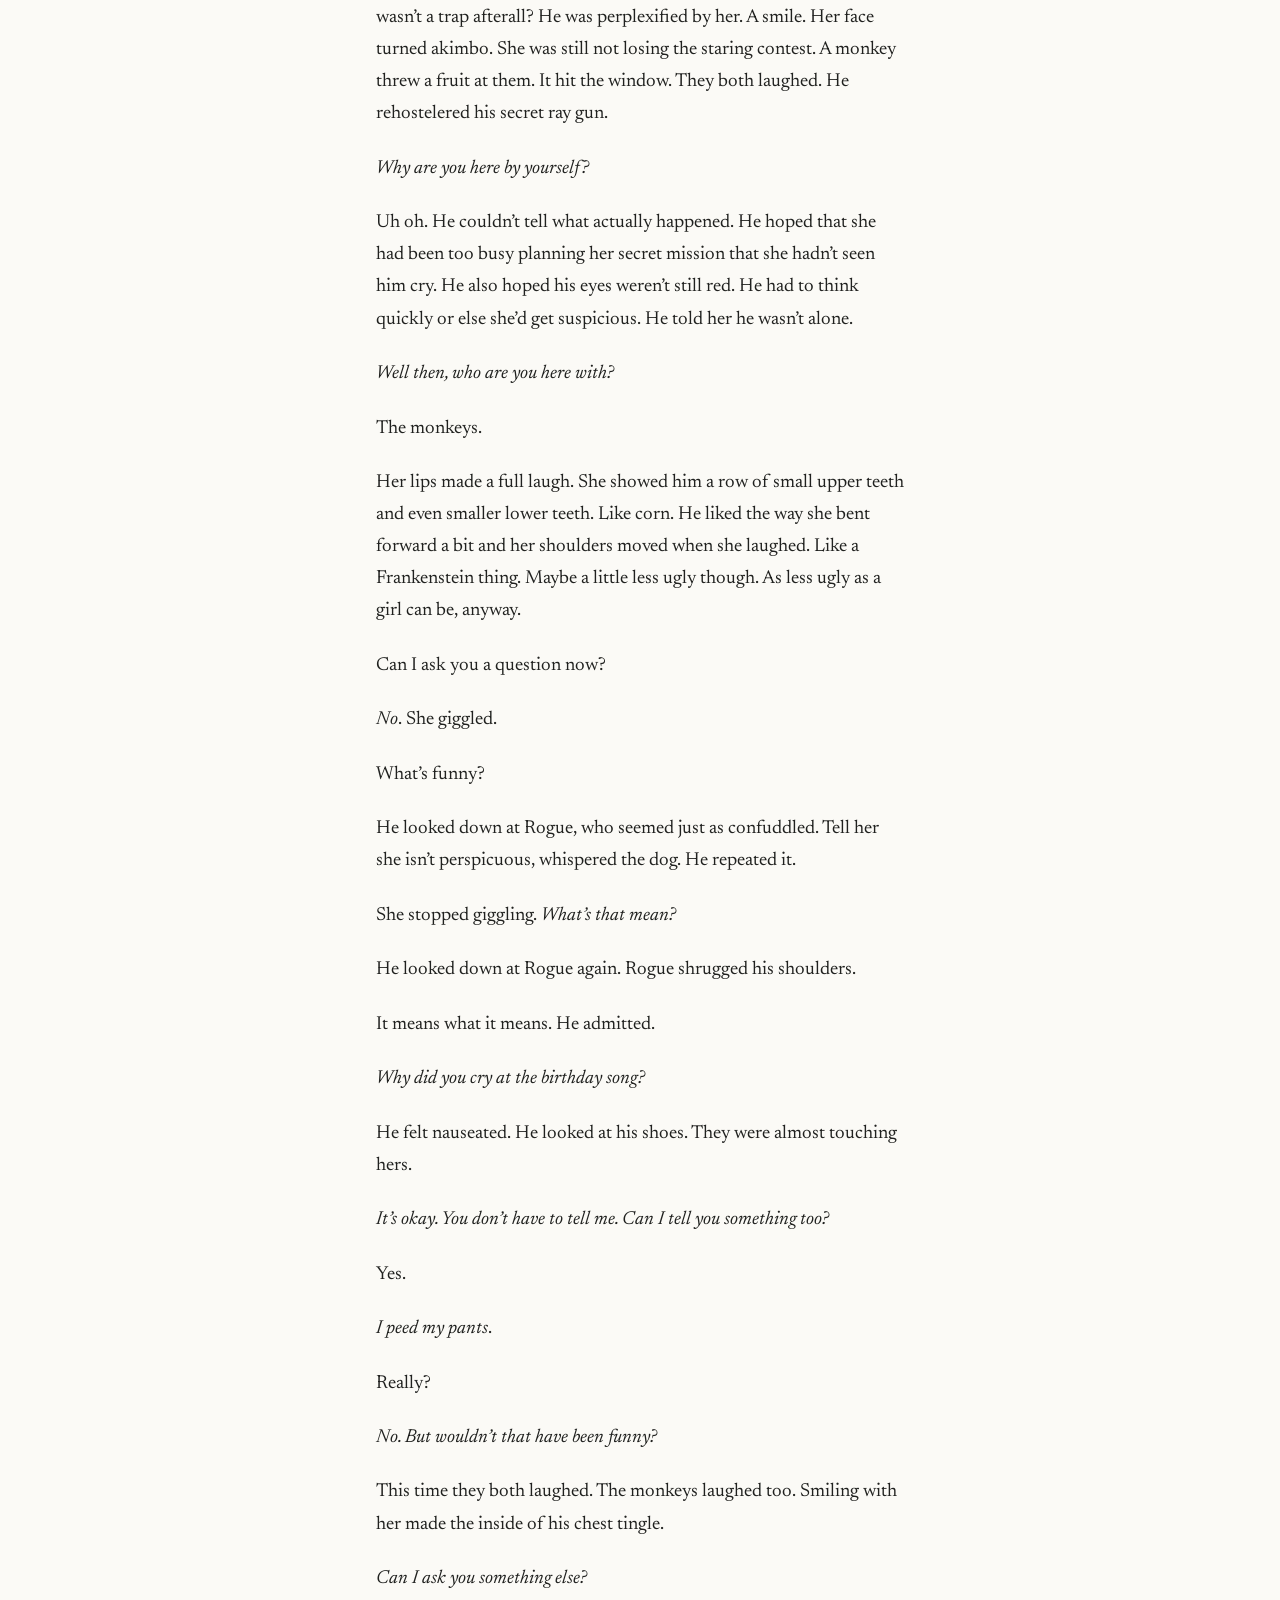
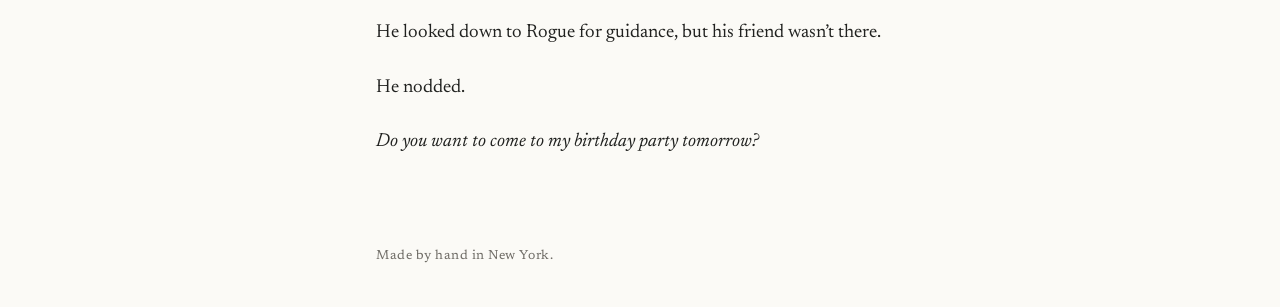
<file: bureaucrat-and-hedonist.html>
<!DOCTYPE html>
<html lang="en">
<head>
  <meta charset="utf-8">
  <meta name="viewport" content="width=device-width, initial-scale=1">

  <title>The Bureaucrat and the Hedonist — Elliot Gross</title>
  <meta name="description" content="A short story by Elliot Gross.">

  <link rel="preconnect" href="https://fonts.googleapis.com">
  <link rel="preconnect" href="https://fonts.gstatic.com" crossorigin>
  <link href="https://fonts.googleapis.com/css2?family=Newsreader:ital,opsz,wght@0,6..72,200..500;1,6..72,200..500&display=swap" rel="stylesheet">

  <style>
    :root {
      --paper:  #FBFAF6;
      --ink:    #20211F;
      --muted:  #6F6C66;
      --rule:   #E5E1D8;
      --accent: #3E5A6E;

      --measure: 33rem;
      --pad: clamp(1.5rem, 5vw, 3rem);
    }

    * { box-sizing: border-box; }
    html { -webkit-text-size-adjust: 100%; }

    body {
      margin: 0;
      background: var(--paper);
      color: var(--ink);
      font-family: "Newsreader", Georgia, "Times New Roman", serif;
      font-optical-sizing: auto;
      line-height: 1.7;
      font-size: 1.18rem;
      -webkit-font-smoothing: antialiased;
      text-rendering: optimizeLegibility;
    }

    .page {
      min-height: 100vh;
      min-height: 100svh;
      display: flex;
      flex-direction: column;
      max-width: calc(var(--measure) + var(--pad) * 2);
      margin: 0 auto;
      padding: clamp(3.5rem, 12vh, 7rem) var(--pad) 2.5rem;
    }

    .back {
      font-size: 0.82rem;
      letter-spacing: 0.14em;
      text-transform: uppercase;
      color: var(--muted);
      text-decoration: none;
      margin: 0 0 3rem;
      display: inline-block;
    }
    .back:hover { color: var(--accent); }
    .back:focus-visible { outline: 2px solid var(--accent); outline-offset: 3px; border-radius: 1px; }

    .title {
      font-size: clamp(2rem, 5.5vw, 2.9rem);
      font-weight: 300;
      letter-spacing: -0.015em;
      line-height: 1.08;
      margin: 0 0 0.6rem;
    }
    .meta {
      color: var(--muted);
      font-style: italic;
      font-size: 1rem;
      margin: 0 0 3rem;
    }

    /* the prose itself */
    .prose p {
      margin: 0 0 1.4rem;
    }
    .prose p:first-of-type { margin-top: 0; }

    /* the birthday song, cutting in */
    .prose .song {
      text-align: center;
      font-style: italic;
      letter-spacing: 0.02em;
      margin: 0 0 1.4rem;
    }

    /* the blur of grown-up voices */
    .prose .crowd {
      text-align: center;
      font-style: italic;
      color: var(--muted);
      overflow-wrap: anywhere;
      word-break: break-word;
      line-height: 1.5;
      margin: 2rem 0;
    }

    /* scene break — centered divider */
    .prose hr {
      border: 0;
      text-align: center;
      margin: 2.4rem 0;
    }
    .prose hr::before {
      content: "\00A7";
      color: var(--muted);
      font-size: 1rem;
    }

    .prose em { font-style: italic; }
    .prose a { color: var(--accent); }

    footer {
      margin-top: auto;
      padding-top: 4rem;
      font-size: 0.82rem;
      letter-spacing: 0.04em;
      color: var(--muted);
    }

    .reveal {
      opacity: 0;
      transform: translateY(0.6rem);
      animation: rise 0.7s cubic-bezier(0.2, 0.65, 0.3, 1) forwards;
    }
    .reveal:nth-child(1) { animation-delay: 0.05s; }
    .reveal:nth-child(2) { animation-delay: 0.16s; }
    .reveal:nth-child(3) { animation-delay: 0.27s; }
    .reveal:nth-child(4) { animation-delay: 0.38s; }

    @keyframes rise { to { opacity: 1; transform: none; } }

    @media (prefers-reduced-motion: reduce) {
      .reveal { animation: none; opacity: 1; transform: none; }
    }
  </style>
  <link rel="stylesheet" href="theme.css">
  <script src="theme.js"></script>
</head>
<body>
  <main class="page">

    <a class="back reveal" href="writing.html">&larr; Writing</a>

    <h1 class="title reveal">The Bureaucrat and the Hedonist</h1>

    <p class="meta reveal">Short fiction about a boy on his birthday &middot; May 2026</p>

    <article class="prose reveal">
      <p>The pale boy with a jet black bowl cut sat patiently in his small plastic chair at the small plastic table. All the chairs had a balloon tied to them. Except his. His had three. That&rsquo;s because today was his day. Even Rogue had a balloon tied to his paw.</p>

      <p>Mom had asked him whether he was a little old to bring his &ldquo;little stuffed friend&rdquo; to his party. <em>Pssh</em>. Little did she know Rogue was secretly an alpha-protector with ginormous claws and teeth and who could kill anyone with one bite. If he wanted. He put on a cuddly face around Mom. Otherwise she might be scared. And make him sleep outside. Rogue didn&rsquo;t like sleeping outside.</p>

      <p>Rogue also didn&rsquo;t like the zoo. Which is where they were now. For his party. His parties were always at the zoo, because they would let him touch the animals, the nice ones, at least. Rogue didn&rsquo;t like the animals. He would bark at them. That&rsquo;s why they had to have the party inside.</p>

      <p>He and his friends had already seen the animal, which was armadillo named Robert, and Rogue didn&rsquo;t get along with him very well but it was okay because now it was time for cake which was delicious and also Rogue&rsquo;s favorite part. Everyone chose their seat at the table intellectually. He had Andy to his left and Easton to his right. Or the other way around. He could never remember. And Rogue on his lap. Obviously. He was surrounded by his friends. Well, they were mostly his friends. Except for a few.</p>

      <p>There was Jack, who he was on the swim team with. He gave him a pack of fruit snacks once while they were waiting for their relay race. Which was very generous and also his favorite kind. Red. But then there was the time last week at recess when the policemen declared war on the cowboys and Jack said there wasn&rsquo;t room on his horse, but there totally was, and galloped away without him. <em>Bam</em>. They threw him in the back of the paddy wagon. Like a common crook. Rogue was even-keel like usual. Advised him not to make any discriminating statements. Or rash decisions that could be used against him in the future of law. Rogue had more loyalty in one paw than Jack had in his entire body. Andy was also there because the policement also caught him. Luckily, he and Rogue and Andy dug a hole in the ground and found a secret lair. Like full-on secret lair with 200 screens, and one of them even had his bedroom with his bed with all his stuffed animals. He hoped Andy didn&rsquo;t see that one. They had every type of gun possible like the ones you can make with three fingers on one hand and the ones you make with two fingers on each hand and even a dog gun you could make with a paw, for Rogue. The whole shebang.</p>

      <p>That&rsquo;s why Andy sat next to him and would get a slice of cake first. Obviously. Jack had to sit next to Hannah-Clay Henry. The wench.</p>

      <p>Hannah-Clay Henry. Not Hannah. Not Hannah-Clay. Hannah-Clay Henry. Like she was freaking principal or a president or something. Not him. He didn&rsquo;t fall into her trap. That&rsquo;s why he called her HCH. That showed her. Did he have to say he hated her? Even Rogue always talked about how much he hated her, and dogs are much more kind than humans.</p>

      <p>She hurt to look at. Her stupid thick purple glasses. Always pushing them up her big fat nose with boogers and snot oozing out all the time in a really gross way. She was also the first girl to get her ears pierced because her parents were German or something and thought that she thought that she was really so cool because of it. She was also always bouncing her leg and raising and her hand and saying stupid things nobody cared about. Pedant!</p>

      <p>Especially that one time in Kindergarten.</p>

      <p>He could barely bring himself to remember it. Hannah-Clay Henry was a master manipulator of people&rsquo;s brains and minds. He always told Mom that he hated Hannah-Clay Henry, but somehow every week he still had to go for a walk. The three of them. All together. Because Mom was friends with her mom. Or something stupid like that. He practically had to hide behind Mom he was so embarrassed. He knew that Hannah-Clay Henry was bribing Mom, or blackmailing her, or maybe kidnapped his great Aunt Shelly. And this made him hate her so many more times. No one messed with Mom and got away with it.</p>

      <p>Mom always read him the street signs. Yes he did ask but he could read them himself. Obviously. He just liked when Mom did it instead. He was really good at reading, actually. He even read a book that was 300 pages. 304 if you count the table of contents. But this day was a horrible day. Hannah-Clay Henry was more tragical than usual. He could tell by the malignant (which meant evil) smile on her face and the despicable (which also meant evil) cackle when she saw him. She knew she had him. He was cornered. Then the fateful moment that would change the whole entirety of the rest of his life happened. They had walked around the concrete sidewalk block, past all 42 houses, and were standing on the corner, when he asked Mom what the big green sign on the signpost said (not because he didn&rsquo;t know how). He was so stupid! How could he not have seen this ambush coming from a mile away with his own two eyes?</p>

      <p><em>Arrrrrrgggghhhh!</em></p>

      <p>Hannah-Clay Henry had been waiting for this moment to pounce. She must have been holding a knife to Mom&rsquo;s back. Because&mdash;instead of reading it&mdash;Mom asked <em>her</em> to read it. The smug smile hadn&rsquo;t left her face since. Whenever he talked to Rogue about it (he hadn&rsquo;t gotten Rogue by the time of the accident) Rogue says not to think about it, but being a dog and all, he doesn&rsquo;t have to read so he doesn&rsquo;t get it.</p>

      <p>He hoped she got her cake last and that her piece was too tiny and would fall over on the plate and onto the ground for the ants to eat. Joke was on her anyway. He knew the &ldquo;horse&rdquo; she &ldquo;rode&rdquo; during recess wasn&rsquo;t real anyway.</p>

      <p>He had told Mom only about a million and one half times that he wanted only <em>his</em> friends at the party. No one else. Especially not Hannah-Clay Henry. He noticed she was sitting next to another girl he didn&rsquo;t recognize and they were whispering back and forth to each other and look at him and smiling. Probably talking about whatever gross things girls talk about, like dolls or cooties or math or whatever. Or&mdash;they were planning a sneak attack as bounty hunters for the policemen. He&rsquo;d have to keep an eye on the back of his head in case they did an ambush on him. He couldn&rsquo;t investigate now though&mdash;he knew it would devastate his mother to take a work call during the party. Maybe a tracking device was in order. Or he could call for backup and alert the international agency for top-secret surveillance. Rogue could create a diversion, or&mdash;</p>

      <p>Uh-oh.</p>

      <p>The room hushed.</p>

      <p>His heart dropped. He realized too late.</p>

      <p>The lights dimmed.</p>

      <p>It was an ambush. A trap. An entrapment.</p>

      <p>All eyes slowly turned to look at him like they were all terminators from the terminator movie locking onto their one single alive human target. Even Rogue who was usually bra&iuml;vet&eacute; and trusty cowered in his lap.</p>

      <p>He could feel it in his tummy before the first note even hit.</p>

      <p>He braced for impact as the words pounded him from all angles.</p>

      <p class="song"><em>Happy</em>&hellip;</p>

      <p>He had prepared for this moment. His training couldn&rsquo;t fail him now. He took a deep breath and another and another after that. He tried to make eye contact with the gorilla poster on the wall. Why were they all looking at him like that? It was weird and creepy and not normal and unnatural. What messed-up, twisted, no-good, bad person invented this tradition?</p>

      <p class="song"><em>Birthday</em>&hellip;</p>

      <p>All those eyes . . . all fixated on him. All those hours he spent training. Listening to the song repeat. Over. And over.</p>

      <p class="song"><em>To you</em>&hellip;</p>

      <p>Damn them! The evil dentist wished he could torture like this.</p>

      <p class="song"><em>Happy</em>&hellip;</p>

      <p>He dug his fingers into Rogue&rsquo;s fur. Rogue whimpered and tried to put on a brave face but couldn&rsquo;t do anything else to help.</p>

      <p class="song"><em>Birthday</em>&hellip;</p>

      <p>Their voices were ruminating now, practically screaming at him. It was cruel. His eyelids began to contract. He couldn&rsquo;t hold on much longer. They were sucking the air out of the whole entire room.</p>

      <p class="song"><em>Dear</em>&hellip;</p>

      <p>His world&mdash;blank. Nothing. Kaput. It smelled like armadillo feces.</p>

      <p class="song"><em>You look like</em>&hellip;</p>

      <p>His throat was rising. They drew out every syllable. They were teasing him.</p>

      <p class="song"><em>A monkey&hellip;</em></p>

      <p>He was going to explode. Release. Release. Release! The first tear escaped. Stupid! Stupid! Why would it do that? Go back! You&rsquo;re not wanted here! Like, not at all!</p>

      <p class="song"><em>And you smell like one too!</em></p>

      <p>One by one the tears slipped and slided down his face.</p>

      <p>The monsters surrounded him like evil ghosts and ghouls sucking his soul and taking his life.</p>

      <p class="crowd"><em>Ooooodaddyishecryingwhat&rsquo;swrongboobalahstopthatdamncryingalreadyyou&rsquo;retoooldforthisshitawweverything&rsquo;sgoingtobeokayhowoldisheagainooohturnthecameraoffalreadygoddamnitOooooo</em></p>

      <p>He couldn&rsquo;t see their faces anymore. Stinging wetness was all his eyes could see. He still knew their mouths were defiled into the crying and laughing faces like the ones on the masks in drama theatre class that were way too happy or way too sad.</p>

      <p>He couldn&rsquo;t bear it. He pushed his chair away from the table. He anguished. Audibly. He dodged the policeman grappling hook arms that tried to stop him as he made his fearful escape. Rogue bounded behind him, telling him to come back, but he didn&rsquo;t even want to listen.</p>

      <p>Why do boys have to cry?</p>

      <hr>

      <p>Gosh dang it. He wiped away a tear using the sleeve of the striped shirt with a panda stitched in the front that his mom made him wear. For special occasions. Then hit himself in the face. I am not happy with you, he told himself. Rogue told him to take a deep breath and count to five. He did it but he didn&rsquo;t believe it because dogs don&rsquo;t cry and what would dogs even know about birthdays and songs and friends anyway. Rogue looked umbraged at the remark.</p>

      <p>The zoo was a good place for a birthday party. Even if you cry, you go look at the animals and be happy because the animals are happy.</p>

      <p>They walked to the African exhibit. Rogue liked the colorful birds. He felt bad for Rogue because one time his paw got stuck in the washing machine door and it had to be sewed up and the stitches were still visible. Mom tried to put a cast on it but it made it harder for Rogue to hunt so he took it off Rogue himself. He liked taking care of Rogue. It was hard work being a dog dad. But it was rewarding. That&rsquo;s what Mom says. He could be a real dad one day. He would be a good one. His boy would also cry and he wouldn&rsquo;t say anything about it, because that&rsquo;s what being a dad is. When do boys become dads, he asked Rogue, who just smiled.</p>

      <p>He was glad he had Rogue. He felt very short otherwise. All these families and strollers. No one paid him much attention, probably because they assumed he was mature enough to look after himself and go to the zoo alone if he wanted to, which is true, he just hadn&rsquo;t gotten around to doing it before now, and now was the perfect opportunity to do it anyway, because he had never been older than he was now.</p>

      <p>He hoped Hannah-Clay Henry didn&rsquo;t blow out his candles for him. Then he&rsquo;d have to get a new cake. He knew that when he decided to go back, the room would be exactly how it was when he left but the lights would all be back on and it would be silent. And no one would have thought anything about him while he was gone except for how much they missed him. And how much they wished he had hurried back because his cake looked so good. And how it&rsquo;s okay to cry at your birthday party, lots of boys do it, even if they are old enough to walk to school by themselves and brush their teeth without being asked to, because they were young men pretty much at this point. And the candles would still be burning. Rogue didn&rsquo;t say anything, but licked his face kindly.</p>

      <p><em>Hi</em></p>

      <p>A girl. Not just any girl.</p>

      <p>Hannah. Clay. Henry.</p>

      <p>They were standing less than a foot apart. In front of the monkey cage. She had ambushed while he and Rogue were deep in conversation. Bastards! He told Rogue to get into defense mode.</p>

      <p><em>Hi</em>, she said again.</p>

      <p>He realized he hadn&rsquo;t actually spoken to Hannah-Clay Henry since Kindergarten.</p>

      <p><em>You have brown eyes</em>, she said. <em>I like brown eyes.</em></p>

      <p>What kind of mind trick was this? She was trying to put an entrance on him. You have green eyes, you devil he said. To himself. In his head. He didn&rsquo;t pay attention to eye color. Usually. You smell like the organic grocery store Mom gets her soap from, in a bad way. He added on in his head. How do you escape mind tricks? He asked Rogue. Rogue looked helpless. She had gotten to him too. He was losing control of the situation. He looked around for an escape route but she had blocked them all off. He panicked.</p>

      <p>Hi, he said to her.</p>

      <p><em>Do you want to know why I have this glove?</em> She lifted her hand right without breaking eye contact. He let his eyes peek down. She had a tight, white glove. On her right hand. He had never noticed she had a glove before. Maybe she had a tiny gun hidden in there. Or she used it to hide her evil birthmark. Before he could think of a funny and mean comment to say back&mdash;</p>

      <p><em>I&rsquo;ll tell you</em>, she said, <em>I burnt myself</em>.</p>

      <p>Burnt herself? Not only was she annoying and mean, but also stupid. He looked at Rogue and chuckled. Rogue looked unamused. If all his friends knew that she burned herself they&rsquo;d also hate her like he did. He had to gather more reconnaissance. He asked her if it was on purposefully.</p>

      <p>She smirked and narrowed her eyes. <em>Wouldn&rsquo;t you like to know, funny boy</em>, she said. <em>What&rsquo;s your dog&rsquo;s name?</em></p>

      <p>She was still looking. At him, not the monkeys. This was a certified trap. He&rsquo;d heard this one a million times. He looked at Rogue, who whispered back not to tell her the truth, because maybe she was trying to steal his identity and buy a bunch of credit cards. Obviously not, he responded to Rogue. So he told her that Rogue&rsquo;s name was Roscoe.</p>

      <p><em>Hi Roscoe!</em> And she waved.</p>

      <p>He and Rogue both looked at each other. Was it possible that this wasn&rsquo;t a trap afterall? He was perplexified by her. A smile. Her face turned akimbo. She was still not losing the staring contest. A monkey threw a fruit at them. It hit the window. They both laughed. He rehostelered his secret ray gun.</p>

      <p><em>Why are you here by yourself?</em></p>

      <p>Uh oh. He couldn&rsquo;t tell what actually happened. He hoped that she had been too busy planning her secret mission that she hadn&rsquo;t seen him cry. He also hoped his eyes weren&rsquo;t still red. He had to think quickly or else she&rsquo;d get suspicious. He told her he wasn&rsquo;t alone.</p>

      <p><em>Well then, who are you here with?</em></p>

      <p>The monkeys.</p>

      <p>Her lips made a full laugh. She showed him a row of small upper teeth and even smaller lower teeth. Like corn. He liked the way she bent forward a bit and her shoulders moved when she laughed. Like a Frankenstein thing. Maybe a little less ugly though. As less ugly as a girl can be, anyway.</p>

      <p>Can I ask you a question now?</p>

      <p><em>No</em>. She giggled.</p>

      <p>What&rsquo;s funny?</p>

      <p>He looked down at Rogue, who seemed just as confuddled. Tell her she isn&rsquo;t perspicuous, whispered the dog. He repeated it.</p>

      <p>She stopped giggling. <em>What&rsquo;s that mean?</em></p>

      <p>He looked down at Rogue again. Rogue shrugged his shoulders.</p>

      <p>It means what it means. He admitted.</p>

      <p><em>Why did you cry at the birthday song?</em></p>

      <p>He felt nauseated. He looked at his shoes. They were almost touching hers.</p>

      <p><em>It&rsquo;s okay. You don&rsquo;t have to tell me. Can I tell you something too?</em></p>

      <p>Yes.</p>

      <p><em>I peed my pants</em>.</p>

      <p>Really?</p>

      <p><em>No. But wouldn&rsquo;t that have been funny?</em></p>

      <p>This time they both laughed. The monkeys laughed too. Smiling with her made the inside of his chest tingle.</p>

      <p><em>Can I ask you something else?</em></p>

      <p>He looked down to Rogue for guidance, but his friend wasn&rsquo;t there.</p>

      <p>He nodded.</p>

      <p><em>Do you want to come to my birthday party tomorrow?</em></p>
    </article>

    <footer>
      Made by hand in New York.
    </footer>

  </main>

</body>
</html>
</file>
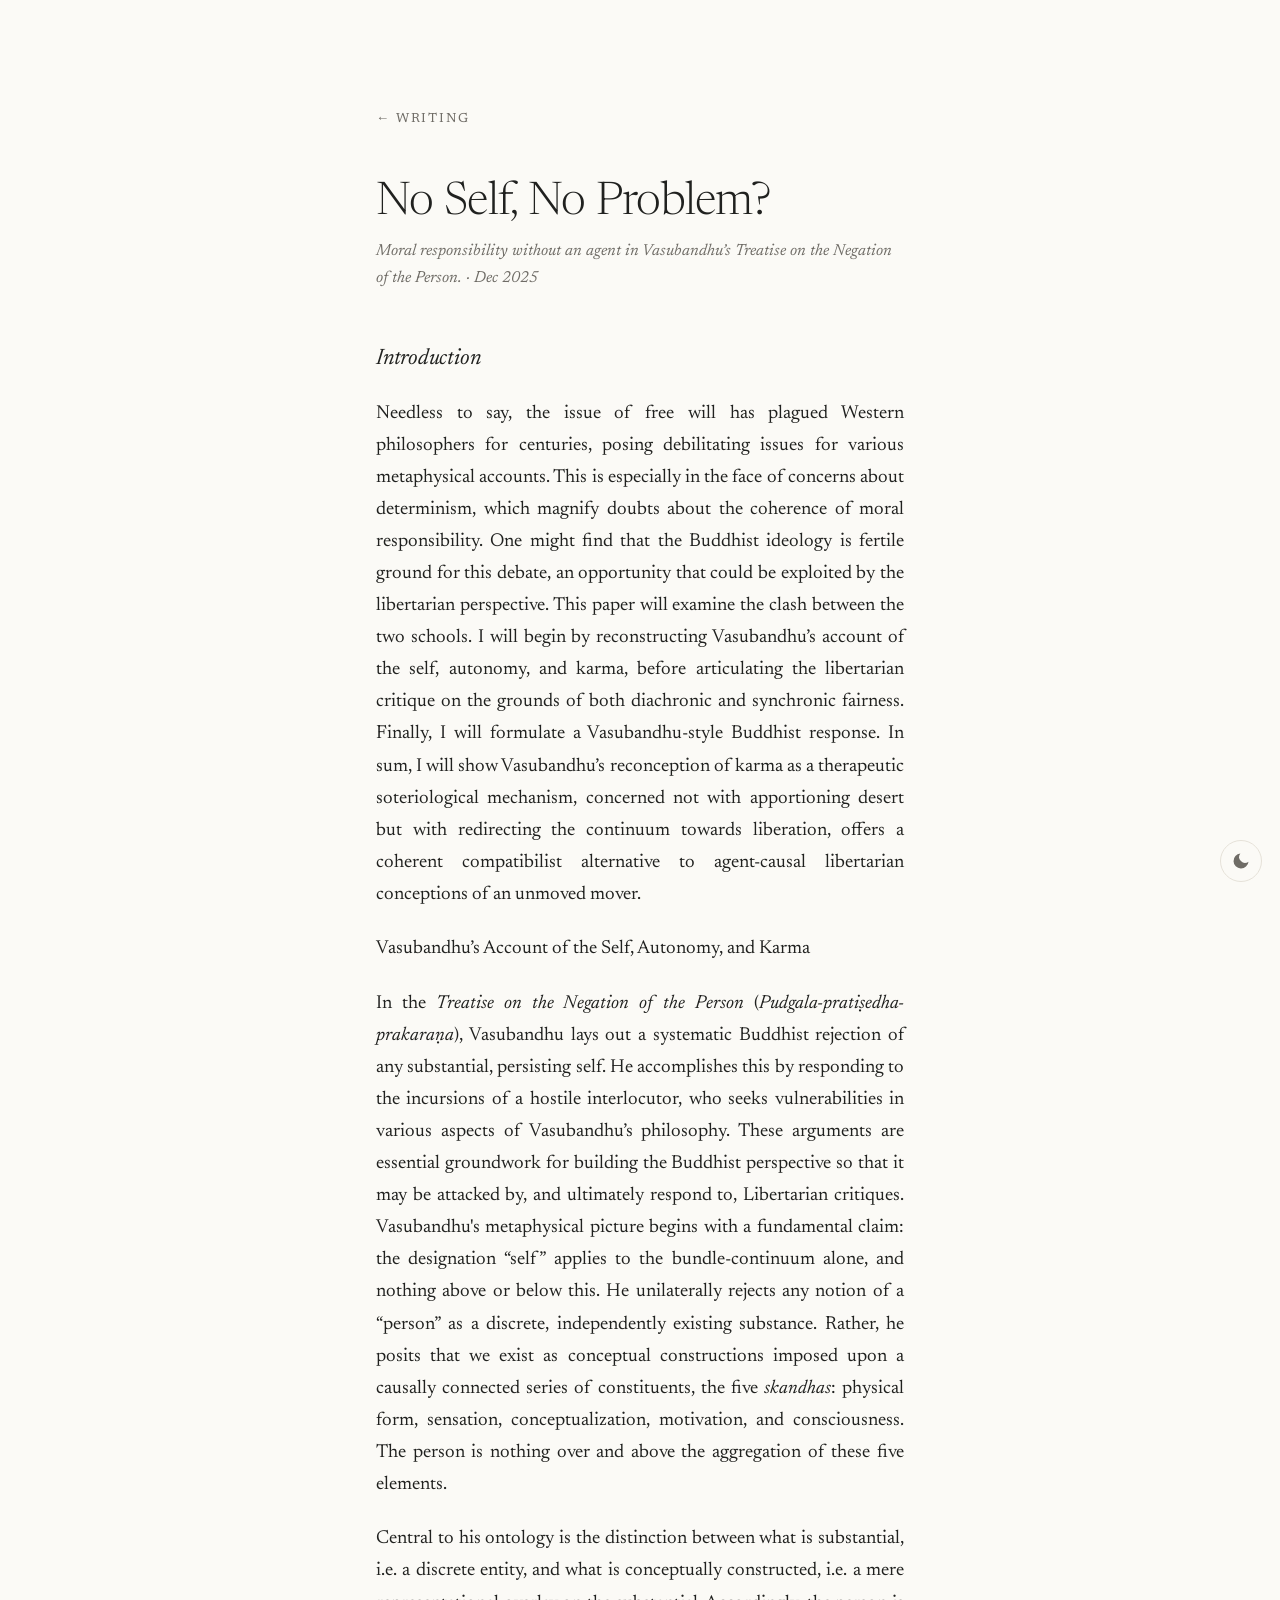
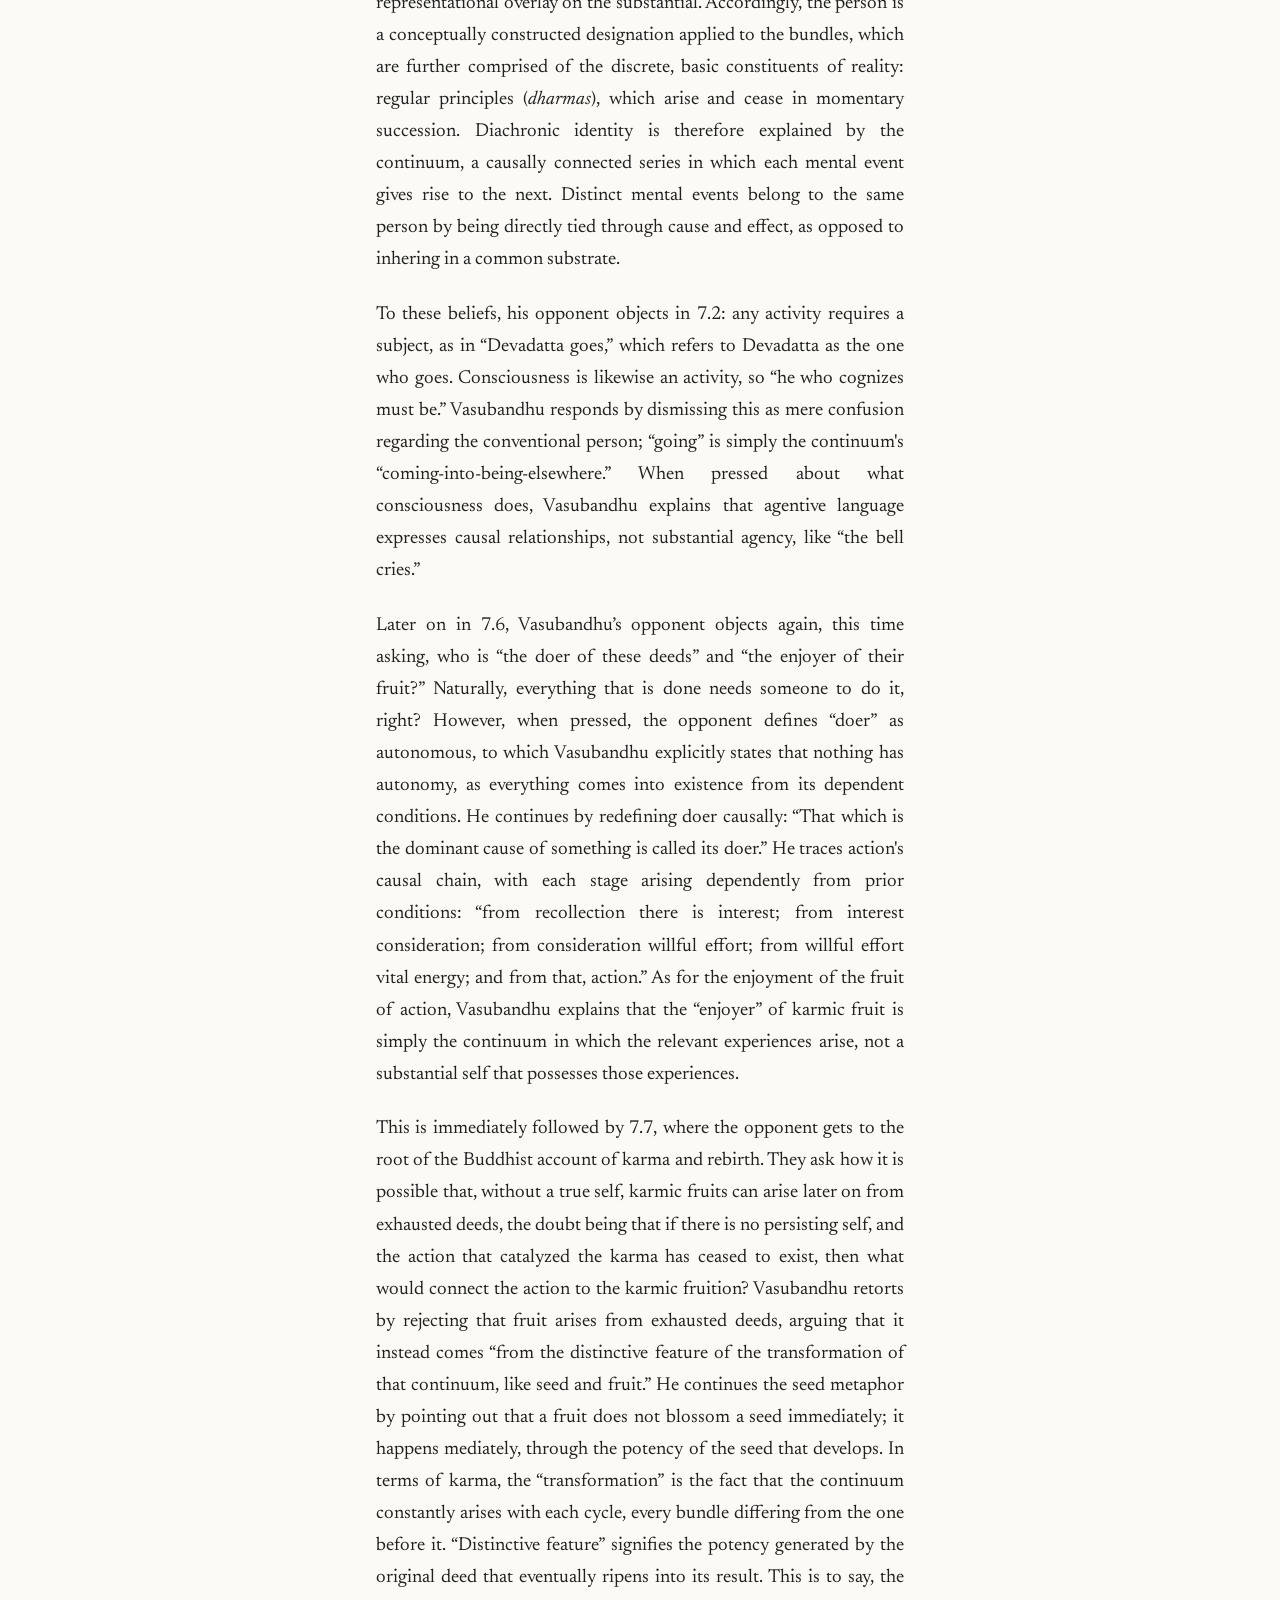
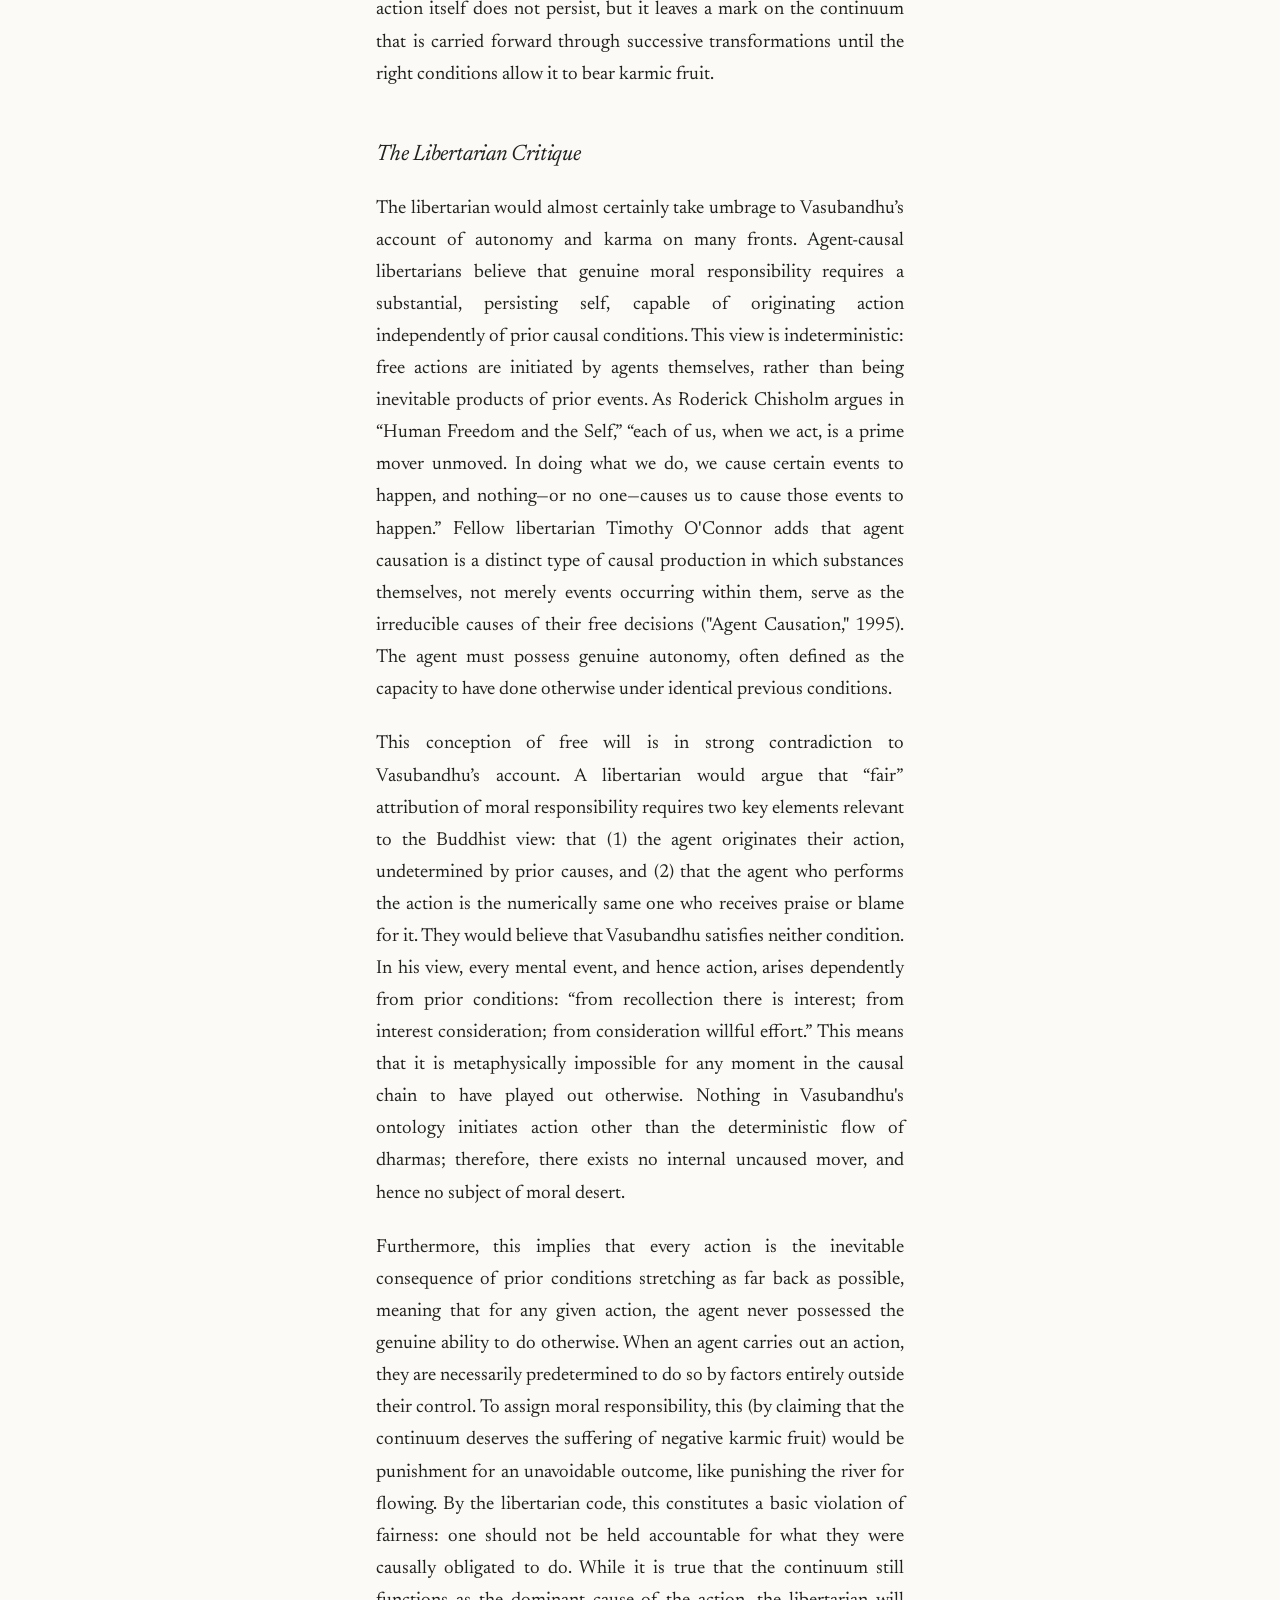
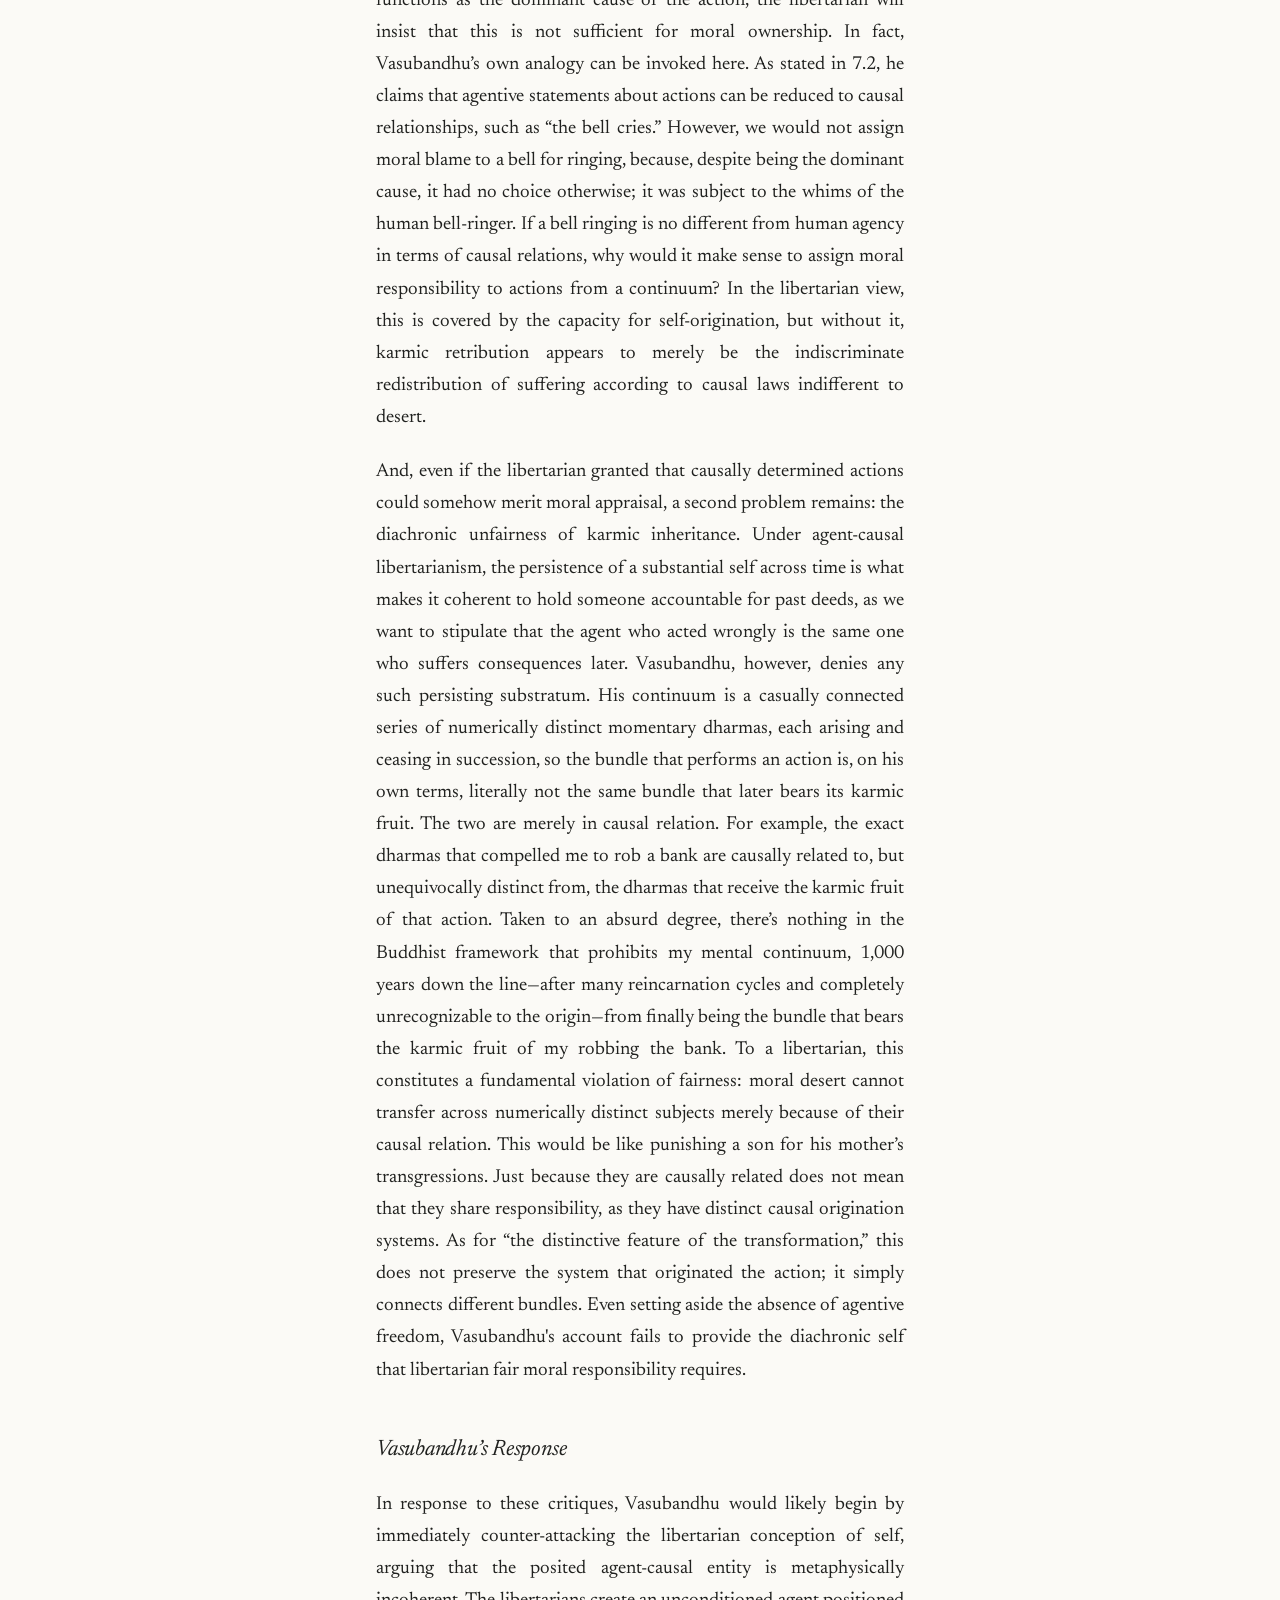
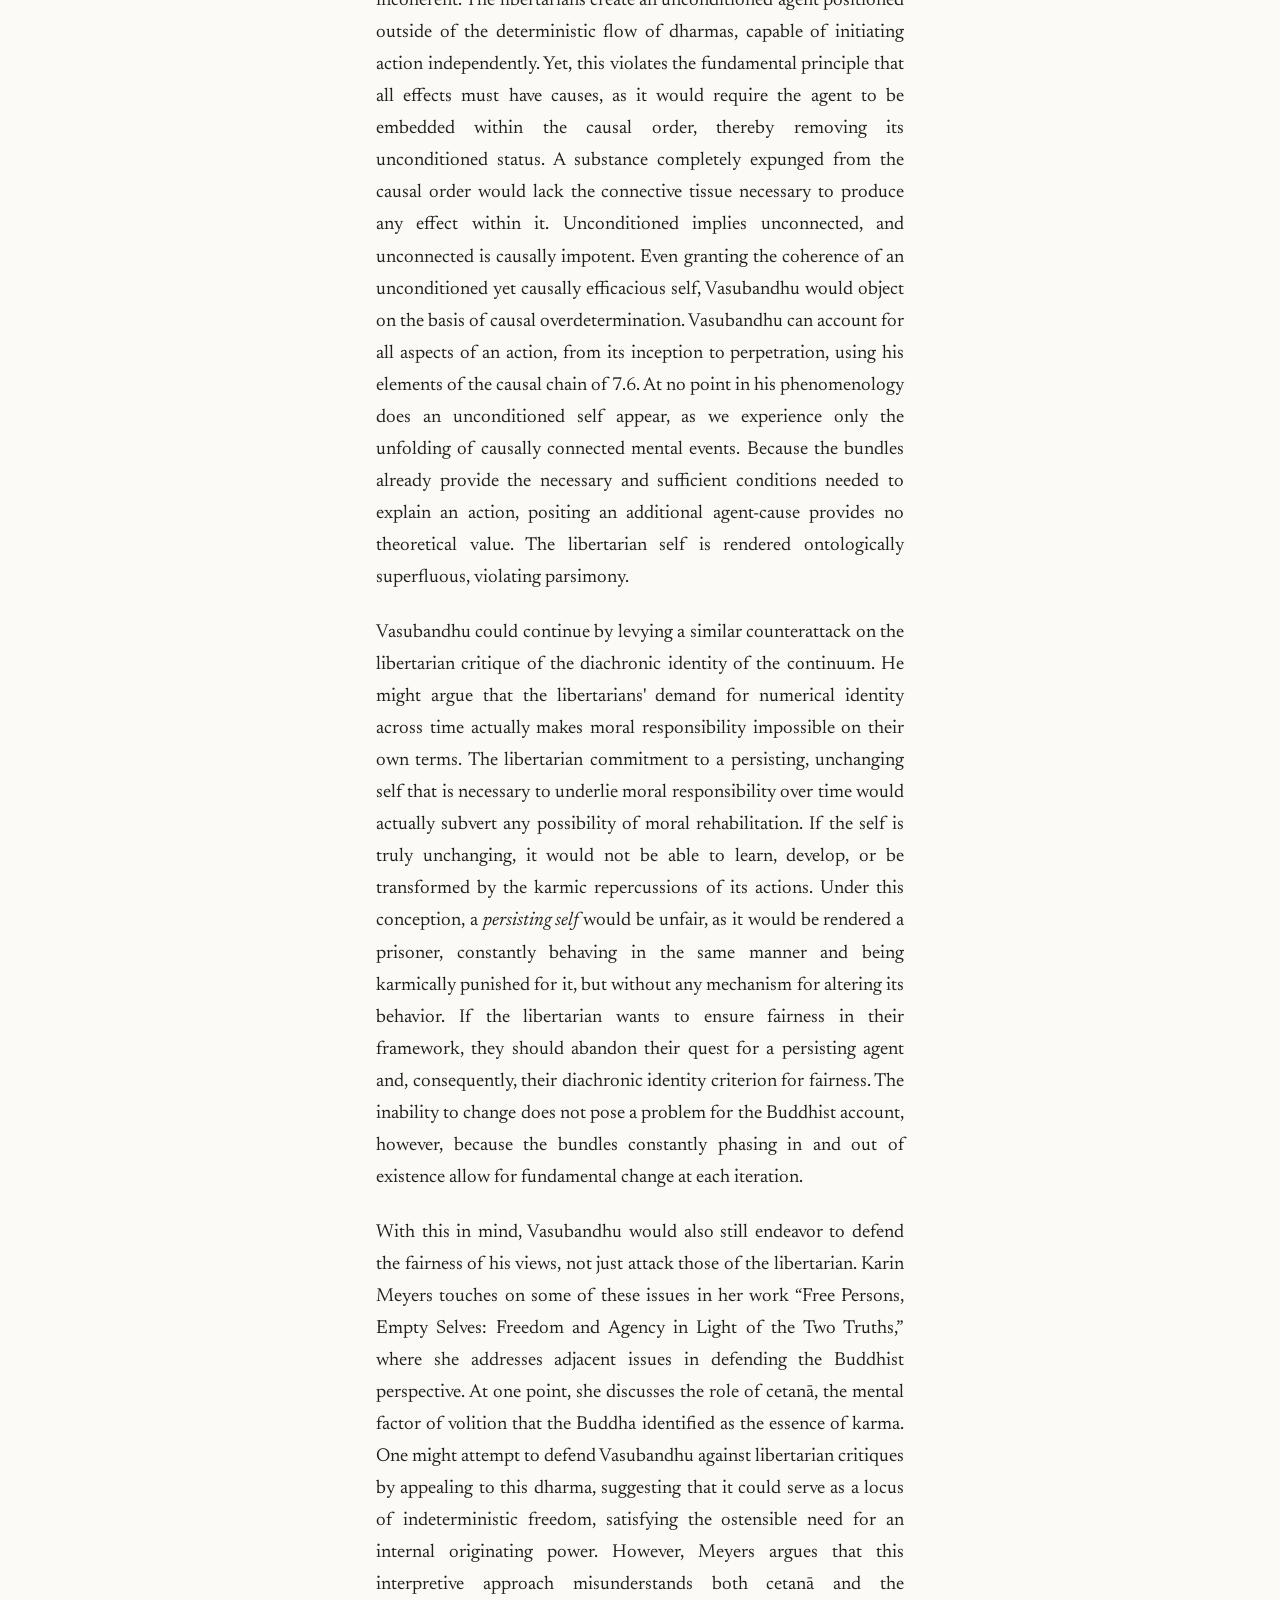
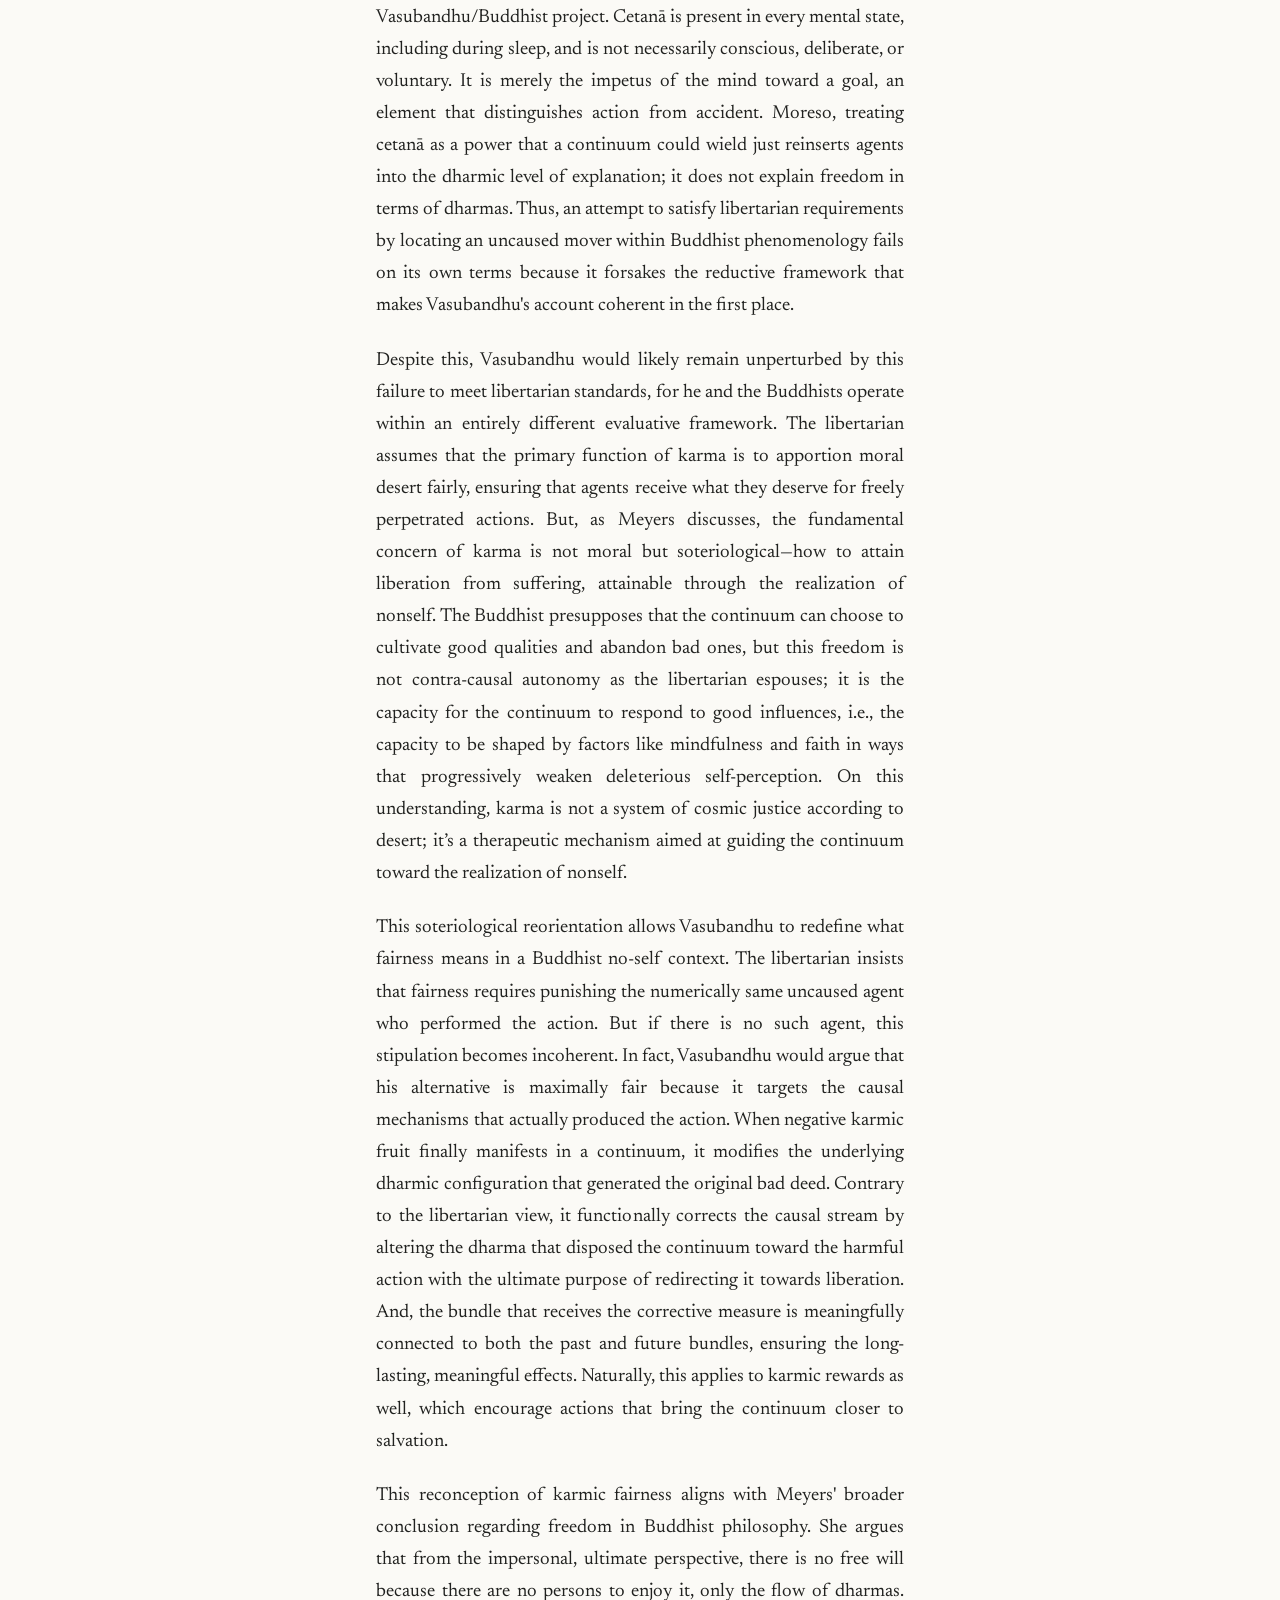
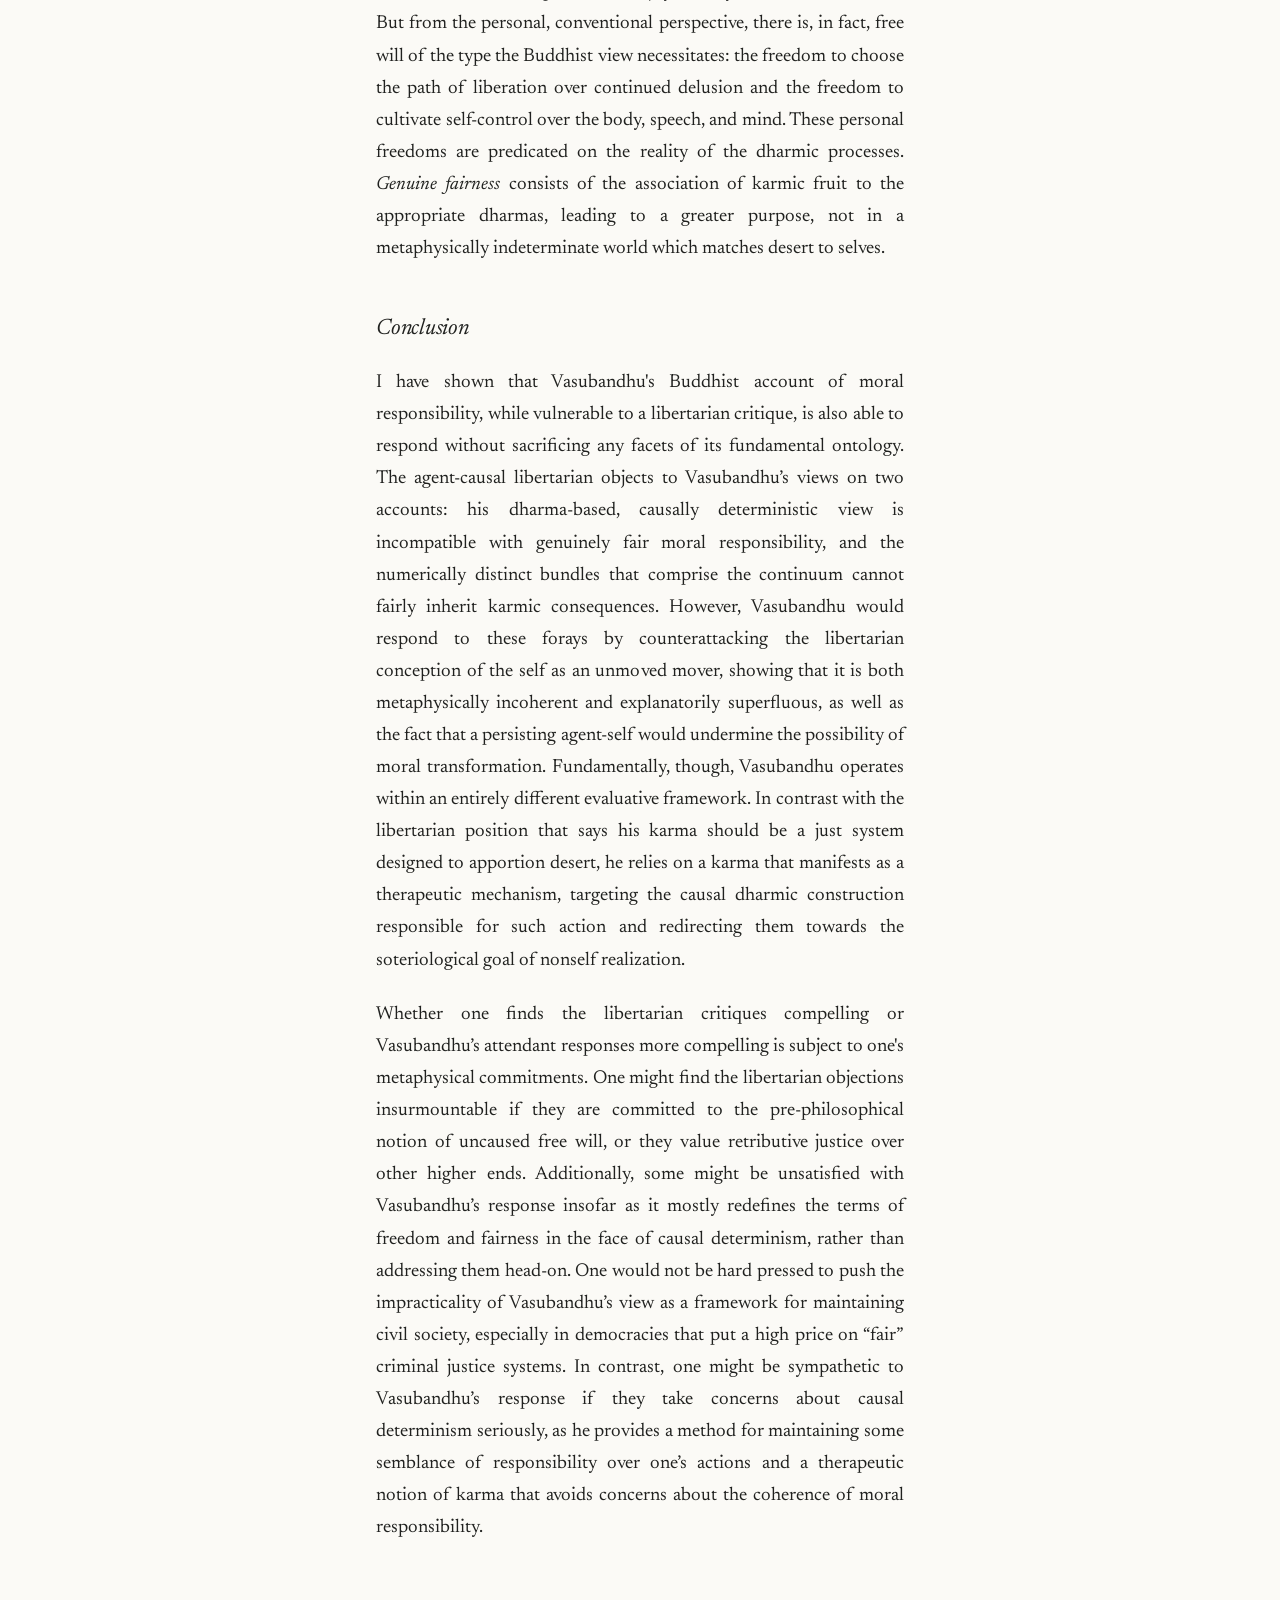
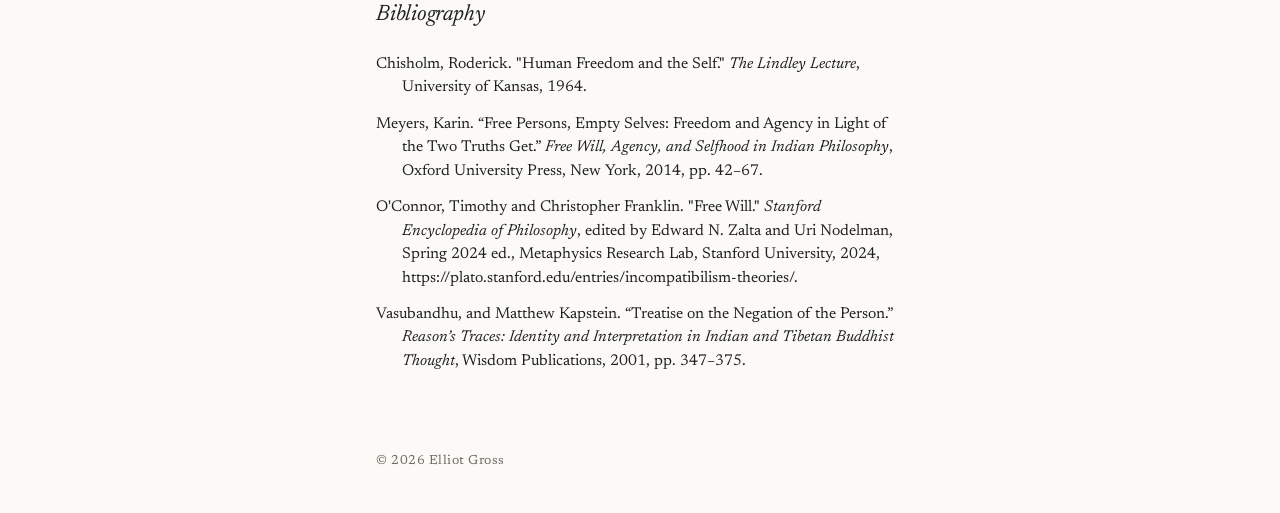
<file: no-self-no-problem.html>
<!DOCTYPE html>
<html lang="en">
<head>
  <meta charset="utf-8">
  <meta name="viewport" content="width=device-width, initial-scale=1">

  <title>No Self, No Problem? — Elliot Gross</title>
  <meta name="description" content="An essay by Elliot Gross.">

  <link rel="preconnect" href="https://fonts.googleapis.com">
  <link rel="preconnect" href="https://fonts.gstatic.com" crossorigin>
  <link href="https://fonts.googleapis.com/css2?family=Newsreader:ital,opsz,wght@0,6..72,200..500;1,6..72,200..500&display=swap" rel="stylesheet">

  <style>
    :root {
      --paper:  #FBFAF6;
      --ink:    #20211F;
      --muted:  #6F6C66;
      --rule:   #E5E1D8;
      --accent: #3E5A6E;

      --measure: 33rem;
      --pad: clamp(1.5rem, 5vw, 3rem);
    }

    * { box-sizing: border-box; }
    html { -webkit-text-size-adjust: 100%; }

    body {
      margin: 0;
      background: var(--paper);
      color: var(--ink);
      font-family: "Newsreader", Georgia, "Times New Roman", serif;
      font-optical-sizing: auto;
      line-height: 1.7;
      font-size: 1.18rem;
      -webkit-font-smoothing: antialiased;
      text-rendering: optimizeLegibility;
    }

    .page {
      min-height: 100vh;
      min-height: 100svh;
      display: flex;
      flex-direction: column;
      max-width: calc(var(--measure) + var(--pad) * 2);
      margin: 0 auto;
      padding: clamp(3.5rem, 12vh, 7rem) var(--pad) 2.5rem;
    }

    .back {
      font-size: 0.82rem;
      letter-spacing: 0.14em;
      text-transform: uppercase;
      color: var(--muted);
      text-decoration: none;
      margin: 0 0 3rem;
      display: inline-block;
    }
    .back:hover { color: var(--accent); }
    .back:focus-visible { outline: 2px solid var(--accent); outline-offset: 3px; border-radius: 1px; }

    .title {
      font-size: clamp(2rem, 5.5vw, 2.9rem);
      font-weight: 300;
      letter-spacing: -0.015em;
      line-height: 1.08;
      margin: 0 0 0.6rem;
    }
    .meta {
      color: var(--muted);
      font-style: italic;
      font-size: 1rem;
      margin: 0 0 3rem;
    }

    .prose p { margin: 0 0 1.4rem; text-align: justify; hyphens: auto; }

    .prose .section {
      font-size: 1.4rem;
      font-weight: 400;
      font-style: italic;
      letter-spacing: -0.01em;
      margin: 2.8rem 0 1.2rem;
    }
    .prose .section:first-child { margin-top: 0; }
    .prose .refs-head { margin-top: 3.2rem; }

    /* epigraph */
    .prose .epigraph {
      margin: 0 0 2.4rem;
      padding-left: 1.2rem;
      border-left: 2px solid var(--rule);
      color: var(--muted);
      font-style: italic;
      font-size: 1.06rem;
    }

    /* figures */
    .prose .fig { margin: 2rem 0; text-align: center; }
    .prose .fig img {
      max-width: 100%;
      height: auto;
      border: 1px solid var(--rule);
      background: #fff;
    }

    /* footnote references */
    .prose sup.fn { font-size: 0.7em; line-height: 0; }
    .prose sup.fn a { color: var(--accent); text-decoration: none; padding: 0 0.05em; }

    /* notes + bibliography */
    .prose .ref, .prose .notes li {
      font-size: 0.98rem;
      line-height: 1.5;
      text-align: left;
    }
    .prose .ref {
      padding-left: 1.6rem;
      text-indent: -1.6rem;
      margin: 0 0 0.8rem;
    }
    .prose .notes { margin: 0; padding: 0 0 0 1.6rem; }
    .prose .notes li { margin: 0 0 0.8rem; padding-left: 0.3rem; }
    .prose .notes li::marker { color: var(--muted); }
    .prose .fn-back { display: none; }

    .prose em { font-style: italic; }
    .prose strong { font-weight: 600; }
    .prose a { color: var(--accent); word-break: break-word; }

    footer {
      margin-top: auto;
      padding-top: 4rem;
      font-size: 0.82rem;
      letter-spacing: 0.04em;
      color: var(--muted);
    }

    .reveal {
      opacity: 0;
      transform: translateY(0.6rem);
      animation: rise 0.7s cubic-bezier(0.2, 0.65, 0.3, 1) forwards;
    }
    .reveal:nth-child(1) { animation-delay: 0.05s; }
    .reveal:nth-child(2) { animation-delay: 0.16s; }
    .reveal:nth-child(3) { animation-delay: 0.27s; }
    .reveal:nth-child(4) { animation-delay: 0.38s; }

    @keyframes rise { to { opacity: 1; transform: none; } }

    @media (prefers-reduced-motion: reduce) {
      .reveal { animation: none; opacity: 1; transform: none; }
    }
  </style>
  <link rel="stylesheet" href="theme.css">
  <script src="theme.js"></script>
</head>
<body>
  <main class="page">

    <a class="back reveal" href="writing.html">&larr; Writing</a>

    <h1 class="title reveal">No Self, No Problem?</h1>

    <p class="meta reveal">Moral responsibility without an agent in Vasubandhu’s Treatise on the Negation of the Person. &middot; Dec 2025</p>

    <article class="prose reveal">

      <h2 class="section">Introduction</h2>
      <p>Needless to say, the issue of free will has plagued Western philosophers for centuries, posing debilitating issues for various metaphysical accounts. This is especially in the face of concerns about determinism, which magnify doubts about the coherence of moral responsibility. One might find that the Buddhist ideology is fertile ground for this debate, an opportunity that could be exploited by the libertarian perspective. This paper will examine the clash between the two schools. I will begin by reconstructing Vasubandhu&rsquo;s account of the self, autonomy, and karma, before articulating the libertarian critique on the grounds of both diachronic and synchronic fairness. Finally, I will formulate a Vasubandhu-style Buddhist response. In sum, I will show Vasubandhu&rsquo;s reconception of karma as a therapeutic soteriological mechanism, concerned not with apportioning desert but with redirecting the continuum towards liberation, offers a coherent compatibilist alternative to agent-causal libertarian conceptions of an unmoved mover.</p>
      <p>Vasubandhu&rsquo;s Account of the Self, Autonomy, and Karma</p>
      <p>In the <em>Treatise on the Negation of the Person </em>(<em>Pudgala-prati&#7779;edha-prakara&#7751;a</em>), Vasubandhu lays out a systematic Buddhist rejection of any substantial, persisting self. He accomplishes this by responding to the incursions of a hostile interlocutor, who seeks vulnerabilities in various aspects of Vasubandhu&rsquo;s philosophy. These arguments are essential groundwork for building the Buddhist perspective so that it may be attacked by, and ultimately respond to, Libertarian critiques. Vasubandhu&#39;s metaphysical picture begins with a fundamental claim: the designation &ldquo;self&rdquo; applies to the bundle-continuum alone, and nothing above or below this. He unilaterally rejects any notion of a &ldquo;person&rdquo; as a discrete, independently existing substance. Rather, he posits that we exist as conceptual constructions imposed upon a causally connected series of constituents, the five <em>skandhas</em>: physical form, sensation, conceptualization, motivation, and consciousness. The person is nothing over and above the aggregation of these five elements.</p>
      <p>Central to his ontology is the distinction between what is substantial, i.e. a discrete entity, and what is conceptually constructed, i.e. a mere representational overlay on the substantial. Accordingly, the person is a conceptually constructed designation applied to the bundles, which are further comprised of the discrete, basic constituents of reality: regular principles (<em>dharmas</em>), which arise and cease in momentary succession. Diachronic identity is therefore explained by the continuum, a causally connected series in which each mental event gives rise to the next. Distinct mental events belong to the same person by being directly tied through cause and effect, as opposed to inhering in a common substrate.</p>
      <p>To these beliefs, his opponent objects in 7.2: any activity requires a subject, as in &ldquo;Devadatta goes,&rdquo; which refers to Devadatta as the one who goes. Consciousness is likewise an activity, so &ldquo;he who cognizes must be.&rdquo; Vasubandhu responds by dismissing this as mere confusion regarding the conventional person; &ldquo;going&rdquo; is simply the continuum&#39;s &ldquo;coming-into-being-elsewhere.&rdquo; When pressed about what consciousness does, Vasubandhu explains that agentive language expresses causal relationships, not substantial agency, like &ldquo;the bell cries.&rdquo;</p>
      <p>Later on in 7.6, Vasubandhu&rsquo;s opponent objects again, this time asking, who is &ldquo;the doer of these deeds&rdquo; and &ldquo;the enjoyer of their fruit?&rdquo; Naturally, everything that is done needs someone to do it, right? However, when pressed, the opponent defines &ldquo;doer&rdquo; as autonomous, to which Vasubandhu explicitly states that nothing has autonomy, as everything comes into existence from its dependent conditions. He continues by redefining doer causally: &ldquo;That which is the dominant cause of something is called its doer.&rdquo; He traces action&#39;s causal chain, with each stage arising dependently from prior conditions: &ldquo;from recollection there is interest; from interest consideration; from consideration willful effort; from willful effort vital energy; and from that, action.&rdquo; As for the enjoyment of the fruit of action, Vasubandhu explains that the &ldquo;enjoyer&rdquo; of karmic fruit is simply the continuum in which the relevant experiences arise, not a substantial self that possesses those experiences.</p>
      <p>This is immediately followed by 7.7, where the opponent gets to the root of the Buddhist account of karma and rebirth. They ask how it is possible that, without a true self, karmic fruits can arise later on from exhausted deeds, the doubt being that if there is no persisting self, and the action that catalyzed the karma has ceased to exist, then what would connect the action to the karmic fruition? Vasubandhu retorts by rejecting that fruit arises from exhausted deeds, arguing that it instead comes &ldquo;from the distinctive feature of the transformation of that continuum, like seed and fruit.&rdquo; He continues the seed metaphor by pointing out that a fruit does not blossom a seed immediately; it happens mediately, through the potency of the seed that develops. In terms of karma, the &ldquo;transformation&rdquo; is the fact that the continuum constantly arises with each cycle, every bundle differing from the one before it. &ldquo;Distinctive feature&rdquo; signifies the potency generated by the original deed that eventually ripens into its result. This is to say, the action itself does not persist, but it leaves a mark on the continuum that is carried forward through successive transformations until the right conditions allow it to bear karmic fruit.</p>

      <h2 class="section">The Libertarian Critique</h2>
      <p>The libertarian would almost certainly take umbrage to Vasubandhu&rsquo;s account of autonomy and karma on many fronts. Agent-causal libertarians believe that genuine moral responsibility requires a substantial, persisting self, capable of originating action independently of prior causal conditions. This view is indeterministic: free actions are initiated by agents themselves, rather than being inevitable products of prior events. As Roderick Chisholm argues in &ldquo;Human Freedom and the Self,&rdquo; &ldquo;each of us, when we act, is a prime mover unmoved. In doing what we do, we cause certain events to happen, and nothing&mdash;or no one&mdash;causes us to cause those events to happen.&rdquo; Fellow libertarian Timothy O&#39;Connor adds that agent causation is a distinct type of causal production in which substances themselves, not merely events occurring within them, serve as the irreducible causes of their free decisions (&quot;Agent Causation,&quot; 1995). The agent must possess genuine autonomy, often defined as the capacity to have done otherwise under identical previous conditions.</p>
      <p>This conception of free will is in strong contradiction to Vasubandhu&rsquo;s account. A libertarian would argue that &ldquo;fair&rdquo; attribution of moral responsibility requires two key elements relevant to the Buddhist view: that (1) the agent originates their action, undetermined by prior causes, and (2) that the agent who performs the action is the numerically same one who receives praise or blame for it. They would believe that Vasubandhu satisfies neither condition. In his view, every mental event, and hence action, arises dependently from prior conditions: &ldquo;from recollection there is interest; from interest consideration; from consideration willful effort.&rdquo; This means that it is metaphysically impossible for any moment in the causal chain to have played out otherwise. Nothing in Vasubandhu&#39;s ontology initiates action other than the deterministic flow of dharmas; therefore, there exists no internal uncaused mover, and hence no subject of moral desert.</p>
      <p>Furthermore, this implies that every action is the inevitable consequence of prior conditions stretching as far back as possible, meaning that for any given action, the agent never possessed the genuine ability to do otherwise. When an agent carries out an action, they are necessarily predetermined to do so by factors entirely outside their control. To assign moral responsibility, this (by claiming that the continuum deserves the suffering of negative karmic fruit) would be punishment for an unavoidable outcome, like punishing the river for flowing. By the libertarian code, this constitutes a basic violation of fairness: one should not be held accountable for what they were causally obligated to do. While it is true that the continuum still functions as the dominant cause of the action, the libertarian will insist that this is not sufficient for moral ownership. In fact, Vasubandhu&rsquo;s own analogy can be invoked here. As stated in 7.2, he claims that agentive statements about actions can be reduced to causal relationships, such as &ldquo;the bell cries.&rdquo; However, we would not assign moral blame to a bell for ringing, because, despite being the dominant cause, it had no choice otherwise; it was subject to the whims of the human bell-ringer. If a bell ringing is no different from human agency in terms of causal relations, why would it make sense to assign moral responsibility to actions from a continuum? In the libertarian view, this is covered by the capacity for self-origination, but without it, karmic retribution appears to merely be the indiscriminate redistribution of suffering according to causal laws indifferent to desert.</p>
      <p>And, even if the libertarian granted that causally determined actions could somehow merit moral appraisal, a second problem remains: the diachronic unfairness of karmic inheritance. Under agent-causal libertarianism, the persistence of a substantial self across time is what makes it coherent to hold someone accountable for past deeds, as we want to stipulate that the agent who acted wrongly is the same one who suffers consequences later. Vasubandhu, however, denies any such persisting substratum. His continuum is a casually connected series of numerically distinct momentary dharmas, each arising and ceasing in succession, so the bundle that performs an action is, on his own terms, literally not the same bundle that later bears its karmic fruit. The two are merely in causal relation. For example, the exact dharmas that compelled me to rob a bank are causally related to, but unequivocally distinct from, the dharmas that receive the karmic fruit of that action. Taken to an absurd degree, there&rsquo;s nothing in the Buddhist framework that prohibits my mental continuum, 1,000 years down the line&mdash;after many reincarnation cycles and completely unrecognizable to the origin&mdash;from finally being the bundle that bears the karmic fruit of my robbing the bank. To a libertarian, this constitutes a fundamental violation of fairness: moral desert cannot transfer across numerically distinct subjects merely because of their causal relation. This would be like punishing a son for his mother&rsquo;s transgressions. Just because they are causally related does not mean that they share responsibility, as they have distinct causal origination systems. As for &ldquo;the distinctive feature of the transformation,&rdquo; this does not preserve the system that originated the action; it simply connects different bundles. Even setting aside the absence of agentive freedom, Vasubandhu&#39;s account fails to provide the diachronic self that libertarian fair moral responsibility requires.</p>

      <h2 class="section">Vasubandhu&rsquo;s Response</h2>
      <p>In response to these critiques, Vasubandhu would likely begin by immediately counter-attacking the libertarian conception of self, arguing that the posited agent-causal entity is metaphysically incoherent. The libertarians create an unconditioned agent positioned outside of the deterministic flow of dharmas, capable of initiating action independently. Yet, this violates the fundamental principle that all effects must have causes, as it would require the agent to be embedded within the causal order, thereby removing its unconditioned status. A substance completely expunged from the causal order would lack the connective tissue necessary to produce any effect within it. Unconditioned implies unconnected, and unconnected is causally impotent. Even granting the coherence of an unconditioned yet causally efficacious self, Vasubandhu would object on the basis of causal overdetermination. Vasubandhu can account for all aspects of an action, from its inception to perpetration, using his elements of the causal chain of 7.6. At no point in his phenomenology does an unconditioned self appear, as we experience only the unfolding of causally connected mental events. Because the bundles already provide the necessary and sufficient conditions needed to explain an action, positing an additional agent-cause provides no theoretical value. The libertarian self is rendered ontologically superfluous, violating parsimony.</p>
      <p>Vasubandhu could continue by levying a similar counterattack on the libertarian critique of the diachronic identity of the continuum. He might argue that the libertarians&#39; demand for numerical identity across time actually makes moral responsibility impossible on their own terms. The libertarian commitment to a persisting, unchanging self that is necessary to underlie moral responsibility over time would actually subvert any possibility of moral rehabilitation. If the self is truly unchanging, it would not be able to learn, develop, or be transformed by the karmic repercussions of its actions. Under this conception, a <em>persisting self</em> would be unfair, as it would be rendered a prisoner, constantly behaving in the same manner and being karmically punished for it, but without any mechanism for altering its behavior. If the libertarian wants to ensure fairness in their framework, they should abandon their quest for a persisting agent and, consequently, their diachronic identity criterion for fairness. The inability to change does not pose a problem for the Buddhist account, however, because the bundles constantly phasing in and out of existence allow for fundamental change at each iteration.</p>
      <p>With this in mind, Vasubandhu would also still endeavor to defend the fairness of his views, not just attack those of the libertarian. Karin Meyers touches on some of these issues in her work &ldquo;Free Persons, Empty Selves: Freedom and Agency in Light of the Two Truths,&rdquo; where she addresses adjacent issues in defending the Buddhist perspective. At one point, she discusses the role of cetan&#257;, the mental factor of volition that the Buddha identified as the essence of karma. One might attempt to defend Vasubandhu against libertarian critiques by appealing to this dharma, suggesting that it could serve as a locus of indeterministic freedom, satisfying the ostensible need for an internal originating power. However, Meyers argues that this interpretive approach misunderstands both cetan&#257; and the Vasubandhu/Buddhist project. Cetan&#257; is present in every mental state, including during sleep, and is not necessarily conscious, deliberate, or voluntary. It is merely the impetus of the mind toward a goal, an element that distinguishes action from accident. Moreso, treating cetan&#257; as a power that a continuum could wield just reinserts agents into the dharmic level of explanation; it does not explain freedom in terms of dharmas. Thus, an attempt to satisfy libertarian requirements by locating an uncaused mover within Buddhist phenomenology fails on its own terms because it forsakes the reductive framework that makes Vasubandhu&#39;s account coherent in the first place.</p>
      <p>Despite this, Vasubandhu would likely remain unperturbed by this failure to meet libertarian standards, for he and the Buddhists operate within an entirely different evaluative framework. The libertarian assumes that the primary function of karma is to apportion moral desert fairly, ensuring that agents receive what they deserve for freely perpetrated actions. But, as Meyers discusses, the fundamental concern of karma is not moral but soteriological&mdash;how to attain liberation from suffering, attainable through the realization of nonself. The Buddhist presupposes that the continuum can choose to cultivate good qualities and abandon bad ones, but this freedom is not contra-causal autonomy as the libertarian espouses; it is the capacity for the continuum to respond to good influences, i.e., the capacity to be shaped by factors like mindfulness and faith in ways that progressively weaken deleterious self-perception. On this understanding, karma is not a system of cosmic justice according to desert; it&rsquo;s a therapeutic mechanism aimed at guiding the continuum toward the realization of nonself.</p>
      <p>This soteriological reorientation allows Vasubandhu to redefine what fairness means in a Buddhist no-self context. The libertarian insists that fairness requires punishing the numerically same uncaused agent who performed the action. But if there is no such agent, this stipulation becomes incoherent. In fact, Vasubandhu would argue that his alternative is maximally fair because it targets the causal mechanisms that actually produced the action. When negative karmic fruit finally manifests in a continuum, it modifies the underlying dharmic configuration that generated the original bad deed. Contrary to the libertarian view, it functionally corrects the causal stream by altering the dharma that disposed the continuum toward the harmful action with the ultimate purpose of redirecting it towards liberation. And, the bundle that receives the corrective measure is meaningfully connected to both the past and future bundles, ensuring the long-lasting, meaningful effects. Naturally, this applies to karmic rewards as well, which encourage actions that bring the continuum closer to salvation.</p>
      <p>This reconception of karmic fairness aligns with Meyers&#39; broader conclusion regarding freedom in Buddhist philosophy. She argues that from the impersonal, ultimate perspective, there is no free will because there are no persons to enjoy it, only the flow of dharmas. But from the personal, conventional perspective, there is, in fact, free will of the type the Buddhist view necessitates: the freedom to choose the path of liberation over continued delusion and the freedom to cultivate self-control over the body, speech, and mind. These personal freedoms are predicated on the reality of the dharmic processes. <em>Genuine fairness</em> consists of the association of karmic fruit to the appropriate dharmas, leading to a greater purpose, not in a metaphysically indeterminate world which matches desert to selves.</p>

      <h2 class="section">Conclusion</h2>
      <p>I have shown that Vasubandhu&#39;s Buddhist account of moral responsibility, while vulnerable to a libertarian critique, is also able to respond without sacrificing any facets of its fundamental ontology. The agent-causal libertarian objects to Vasubandhu&rsquo;s views on two accounts: his dharma-based, causally deterministic view is incompatible with genuinely fair moral responsibility, and the numerically distinct bundles that comprise the continuum cannot fairly inherit karmic consequences. However, Vasubandhu would respond to these forays by counterattacking the libertarian conception of the self as an unmoved mover, showing that it is both metaphysically incoherent and explanatorily superfluous, as well as the fact that a persisting agent-self would undermine the possibility of moral transformation. Fundamentally, though, Vasubandhu operates within an entirely different evaluative framework. In contrast with the libertarian position that says his karma should be a just system designed to apportion desert, he relies on a karma that manifests as a therapeutic mechanism, targeting the causal dharmic construction responsible for such action and redirecting them towards the soteriological goal of nonself realization.</p>
      <p>Whether one finds the libertarian critiques compelling or Vasubandhu&rsquo;s attendant responses more compelling is subject to one&#39;s metaphysical commitments. One might find the libertarian objections insurmountable if they are committed to the pre-philosophical notion of uncaused free will, or they value retributive justice over other higher ends. Additionally, some might be unsatisfied with Vasubandhu&rsquo;s response insofar as it mostly redefines the terms of freedom and fairness in the face of causal determinism, rather than addressing them head-on. One would not be hard pressed to push the impracticality of Vasubandhu&rsquo;s view as a framework for maintaining civil society, especially in democracies that put a high price on &ldquo;fair&rdquo; criminal justice systems. In contrast, one might be sympathetic to Vasubandhu&rsquo;s response if they take concerns about causal determinism seriously, as he provides a method for maintaining some semblance of responsibility over one&rsquo;s actions and a therapeutic notion of karma that avoids concerns about the coherence of moral responsibility. <hr style="page-break-before:always;display:none;"></p>

      <h2 class="section refs-head">Bibliography</h2>
      <p class="ref">Chisholm, Roderick. &quot;Human Freedom and the Self.&quot; <em>The Lindley Lecture</em>, University of Kansas, 1964.</p>
      <p class="ref">Meyers, Karin. &ldquo;Free Persons, Empty Selves: Freedom and Agency in Light of the Two Truths Get.&rdquo; <em>Free Will, Agency, and Selfhood in Indian Philosophy</em>, Oxford University Press, New York, 2014, pp. 42&ndash;67.</p>
      <p class="ref">O&#39;Connor, Timothy and Christopher Franklin. &quot;Free Will.&quot; <em>Stanford Encyclopedia of Philosophy</em>, edited by Edward N. Zalta and Uri Nodelman, Spring 2024 ed., Metaphysics Research Lab, Stanford University, 2024, https://plato.stanford.edu/entries/incompatibilism-theories/.</p>
      <p class="ref">Vasubandhu, and Matthew Kapstein. &ldquo;Treatise on the Negation of the Person.&rdquo; <em>Reason&rsquo;s Traces: Identity and Interpretation in Indian and Tibetan Buddhist Thought</em>, Wisdom Publications, 2001, pp. 347&ndash;375.</p>
    </article>

    <footer>
      &copy; <span id="year"></span> Elliot Gross
    </footer>

  </main>

  <script>
    document.getElementById("year").textContent = new Date().getFullYear();
  </script>
</body>
</html>
</file>
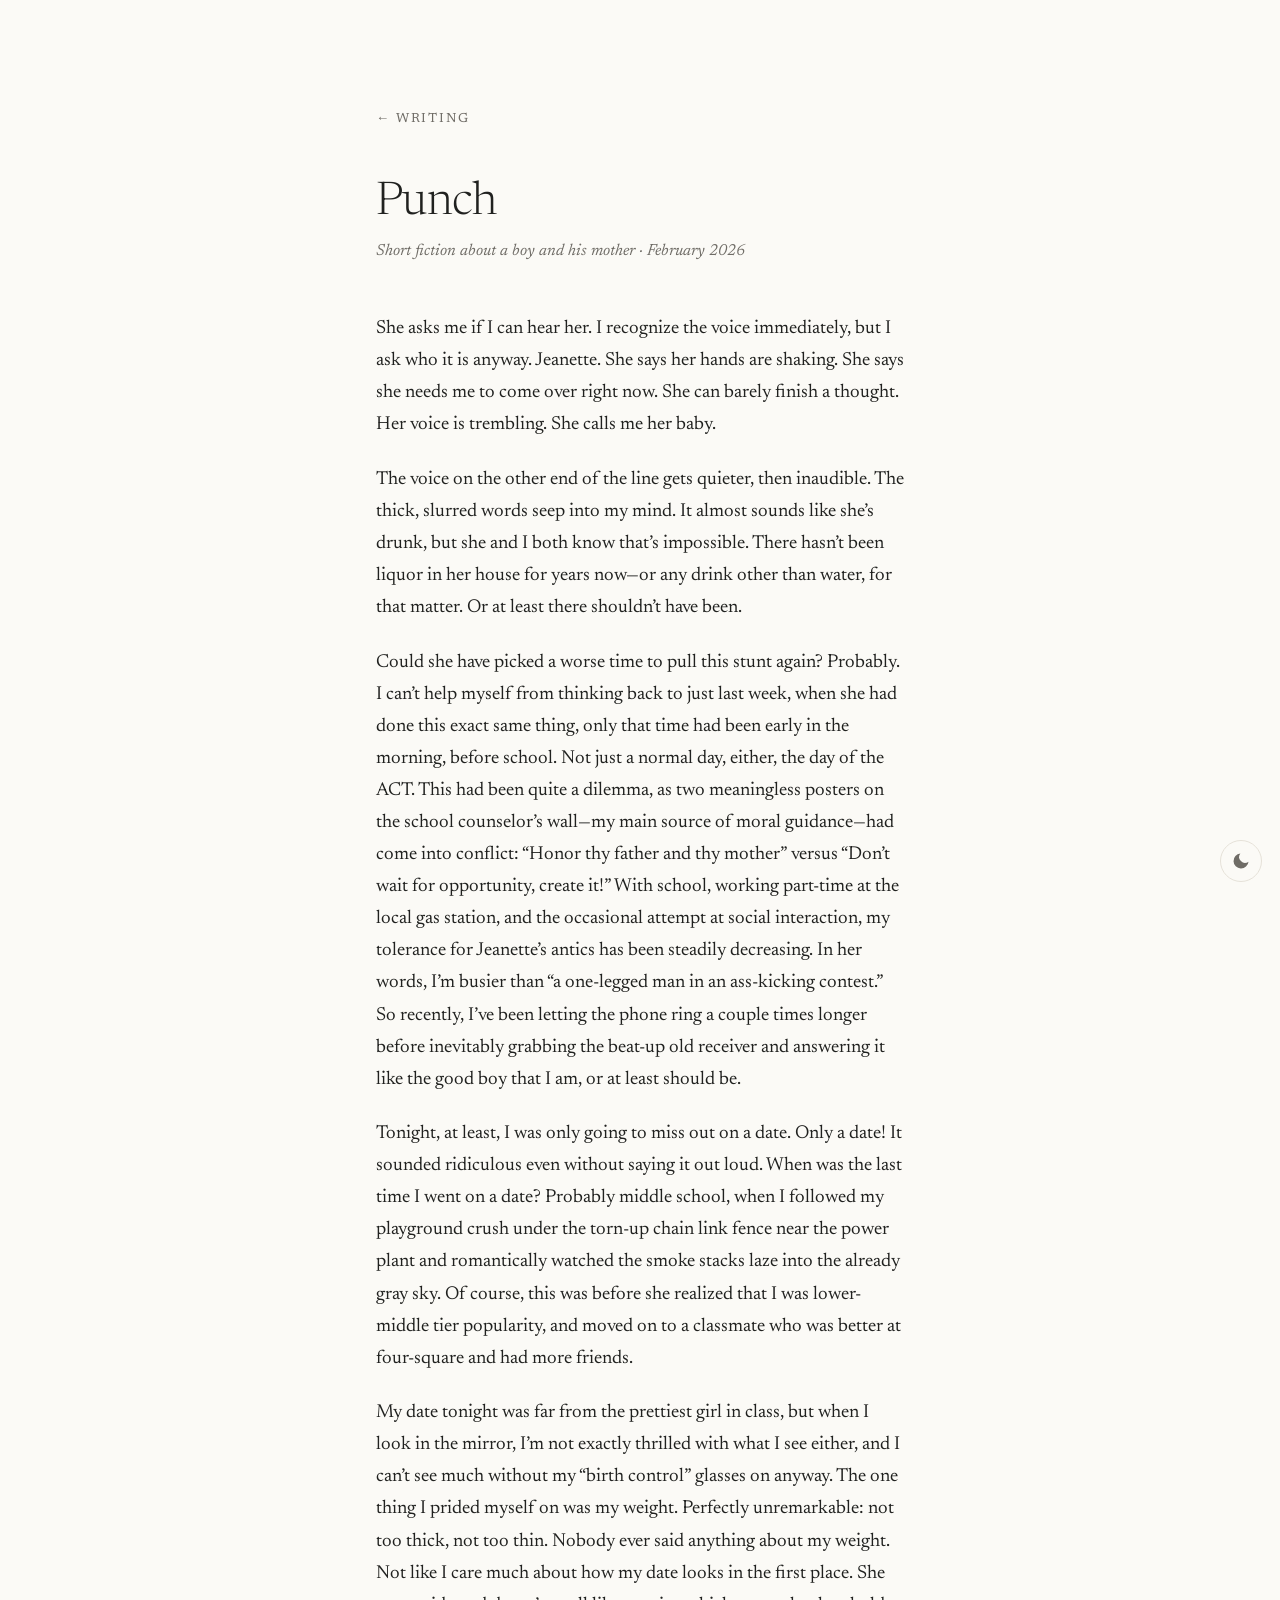
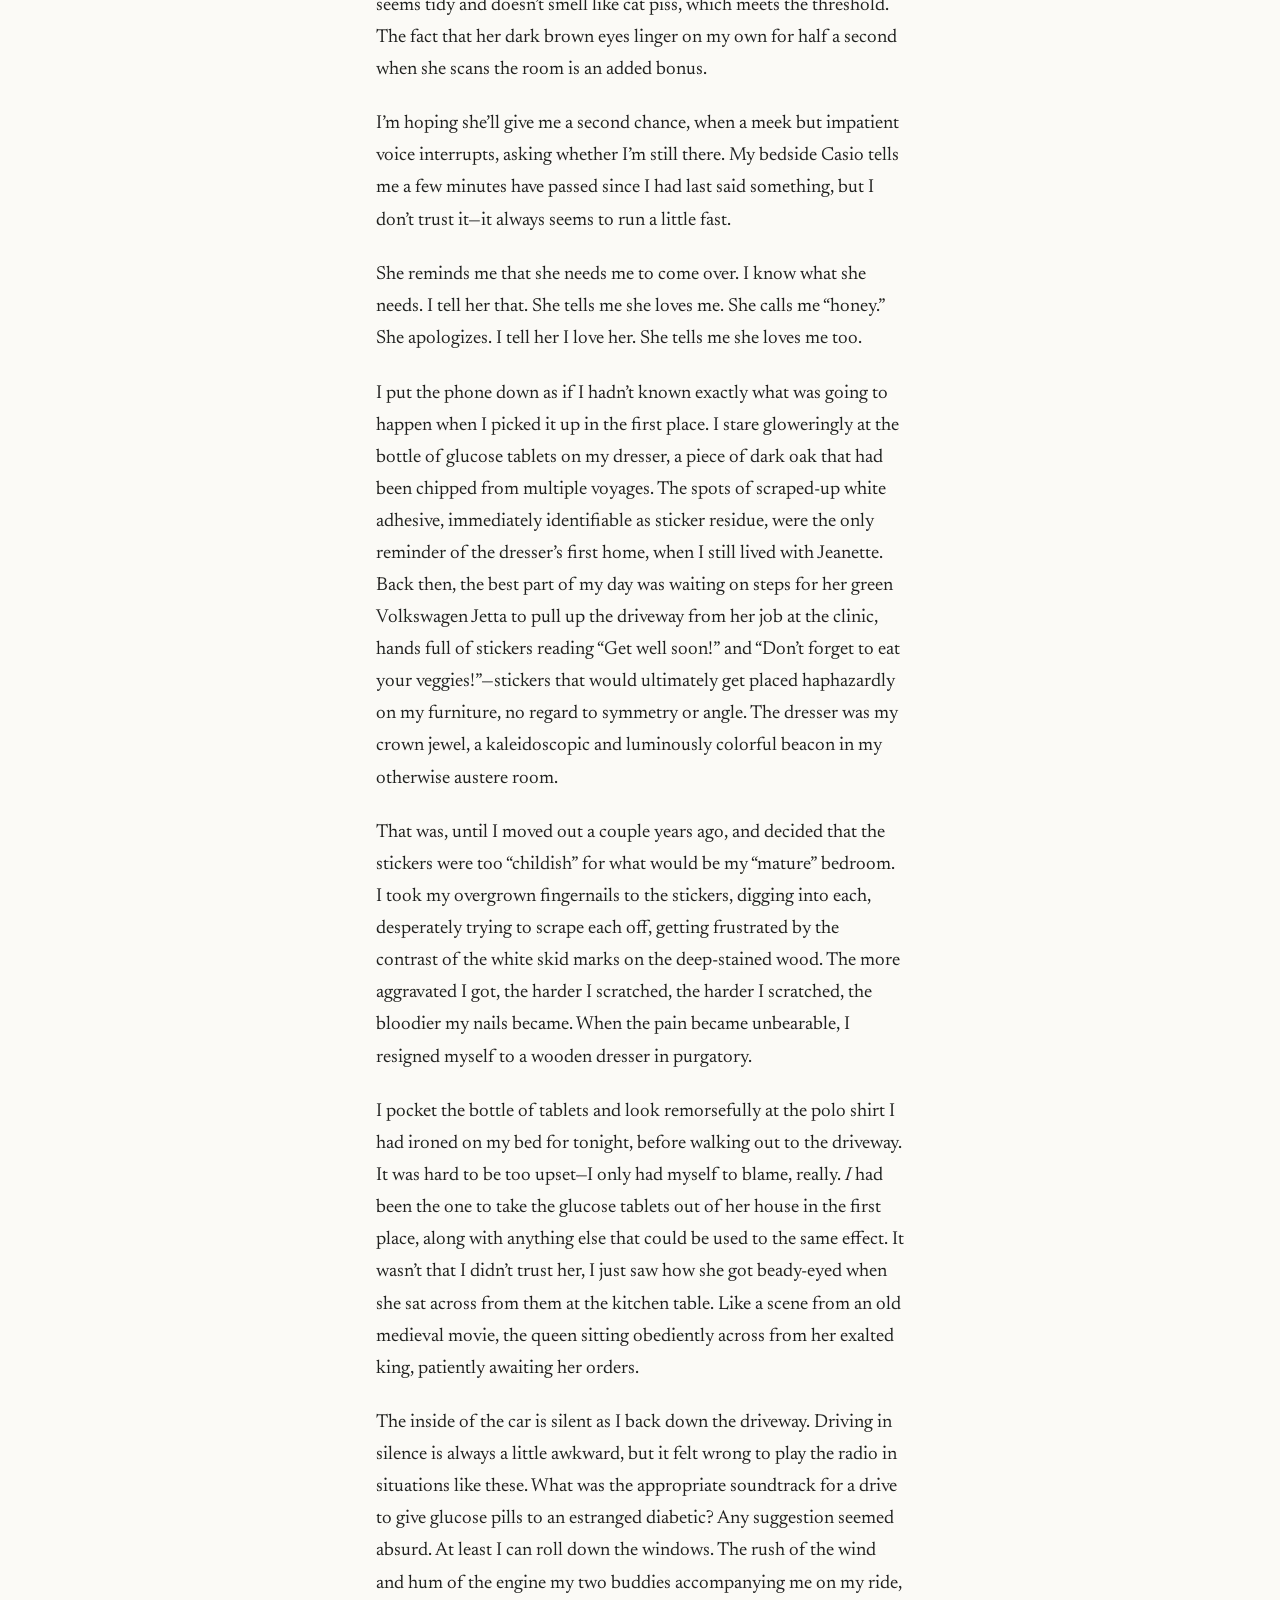
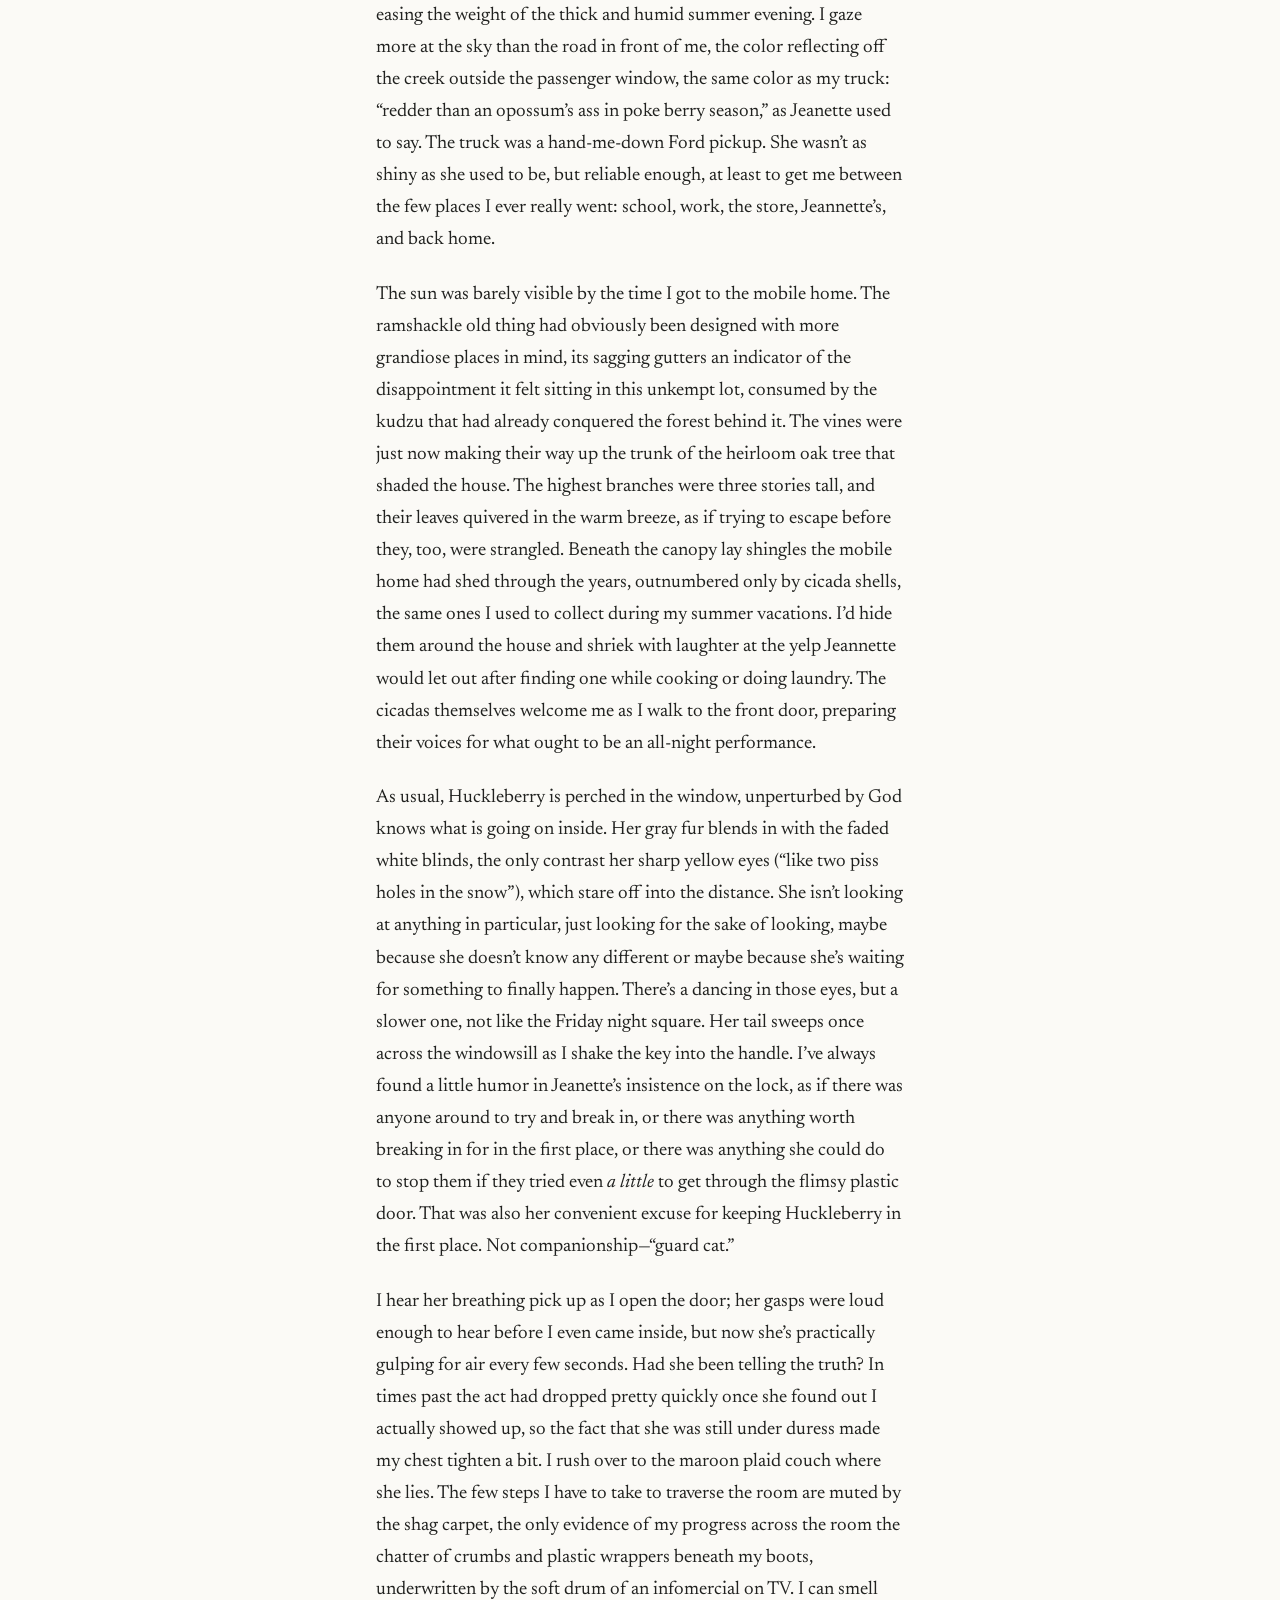
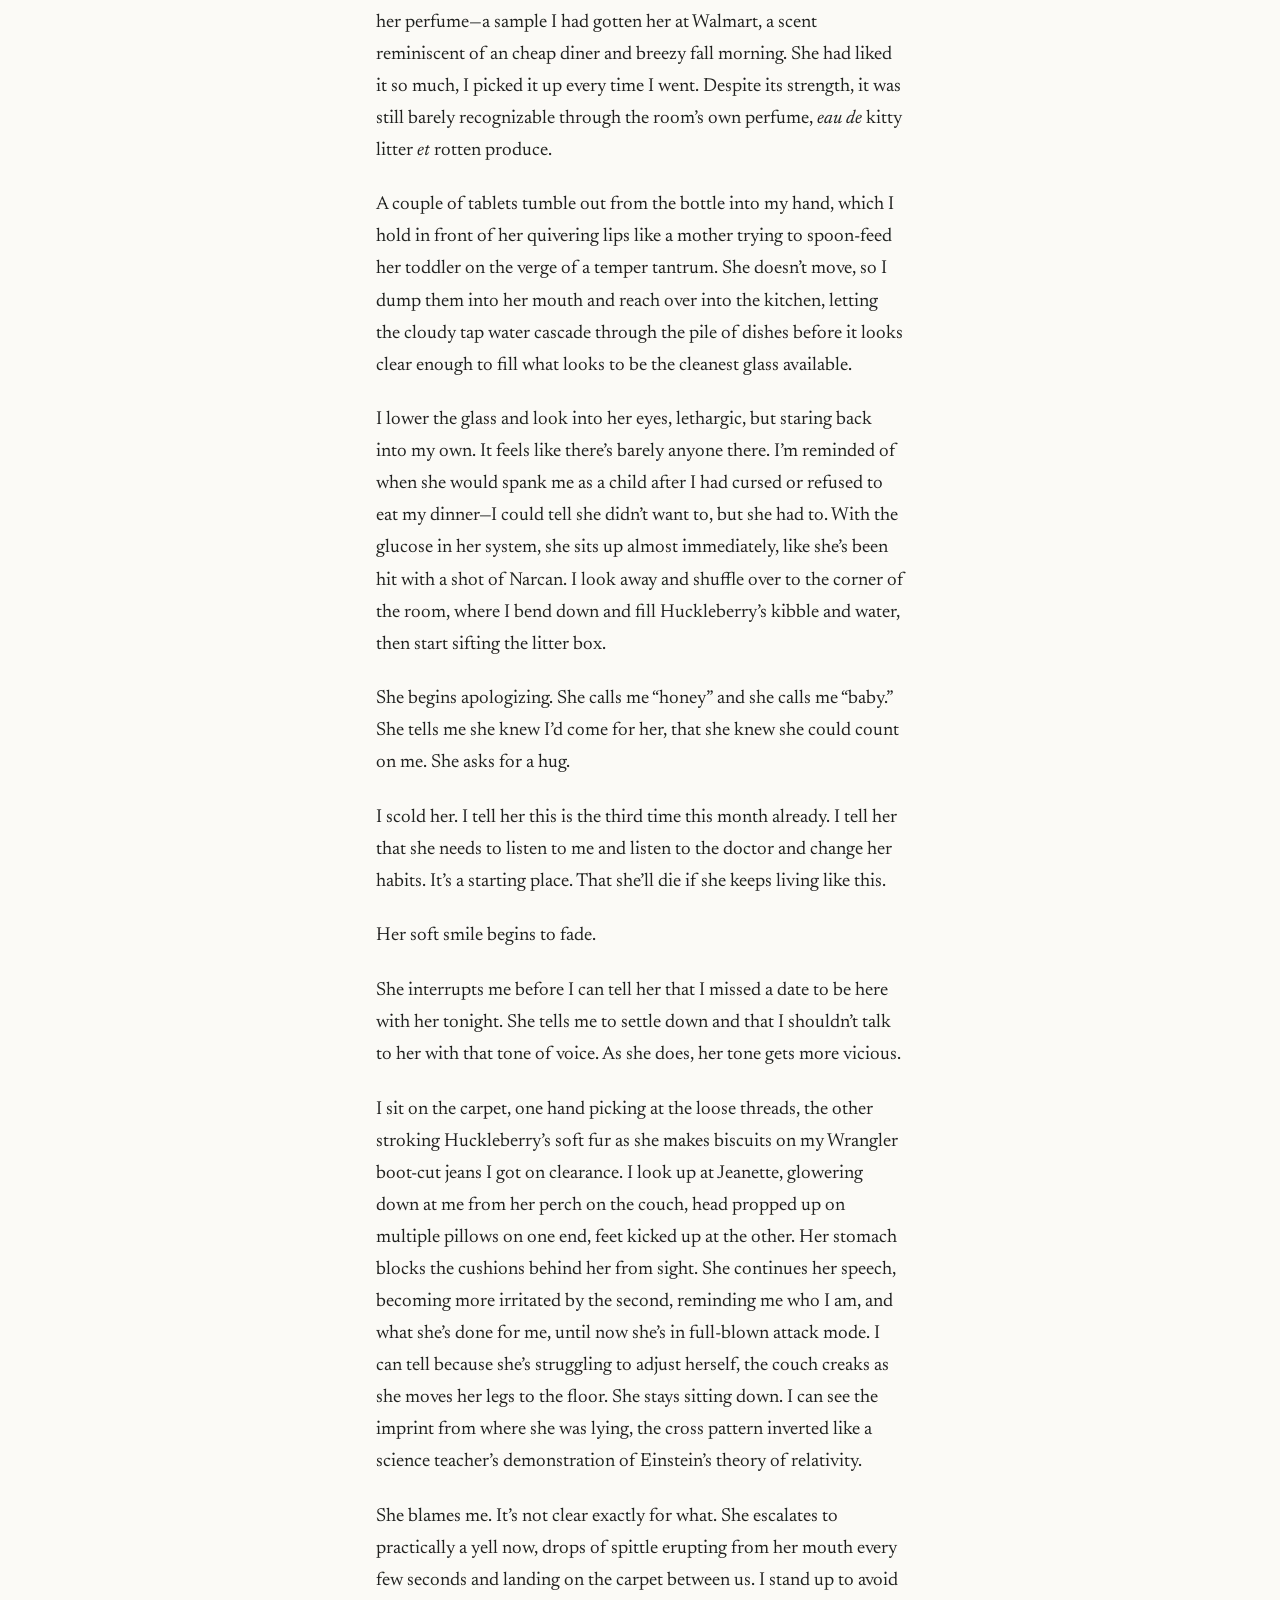
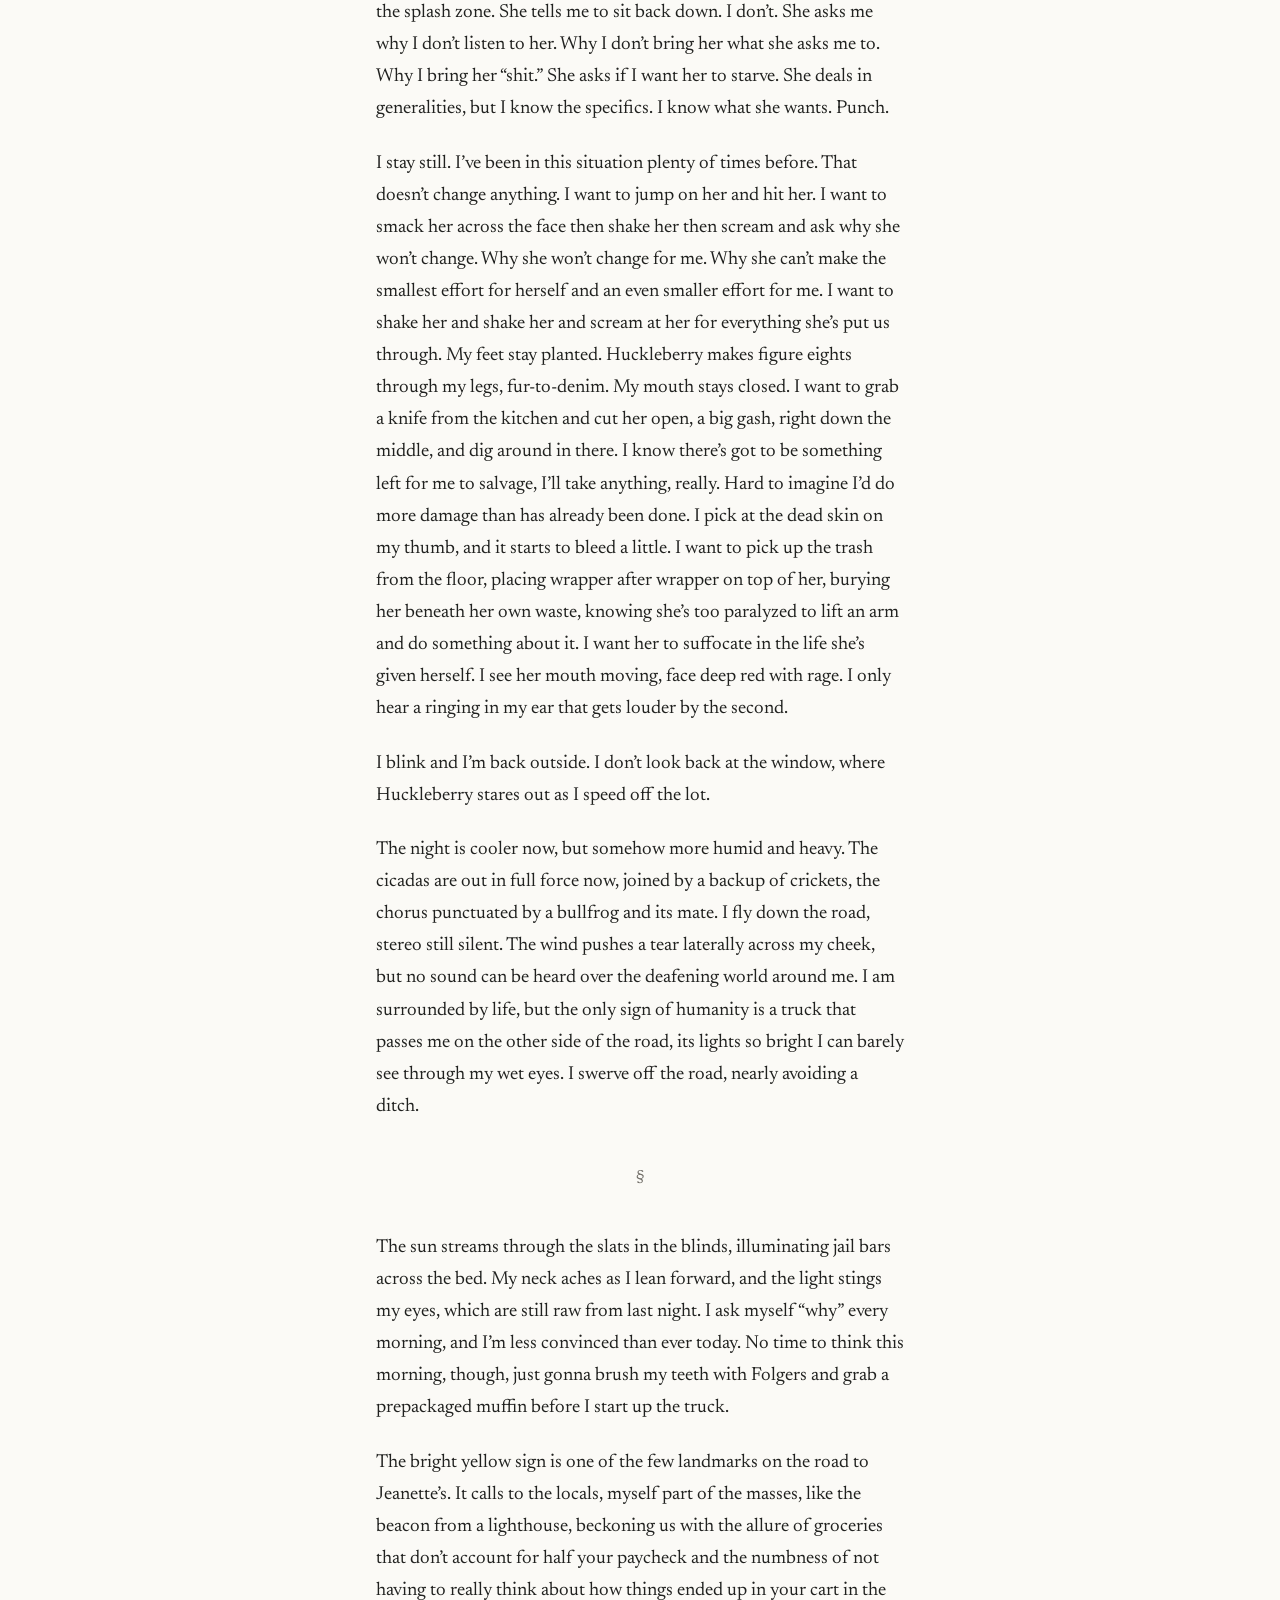
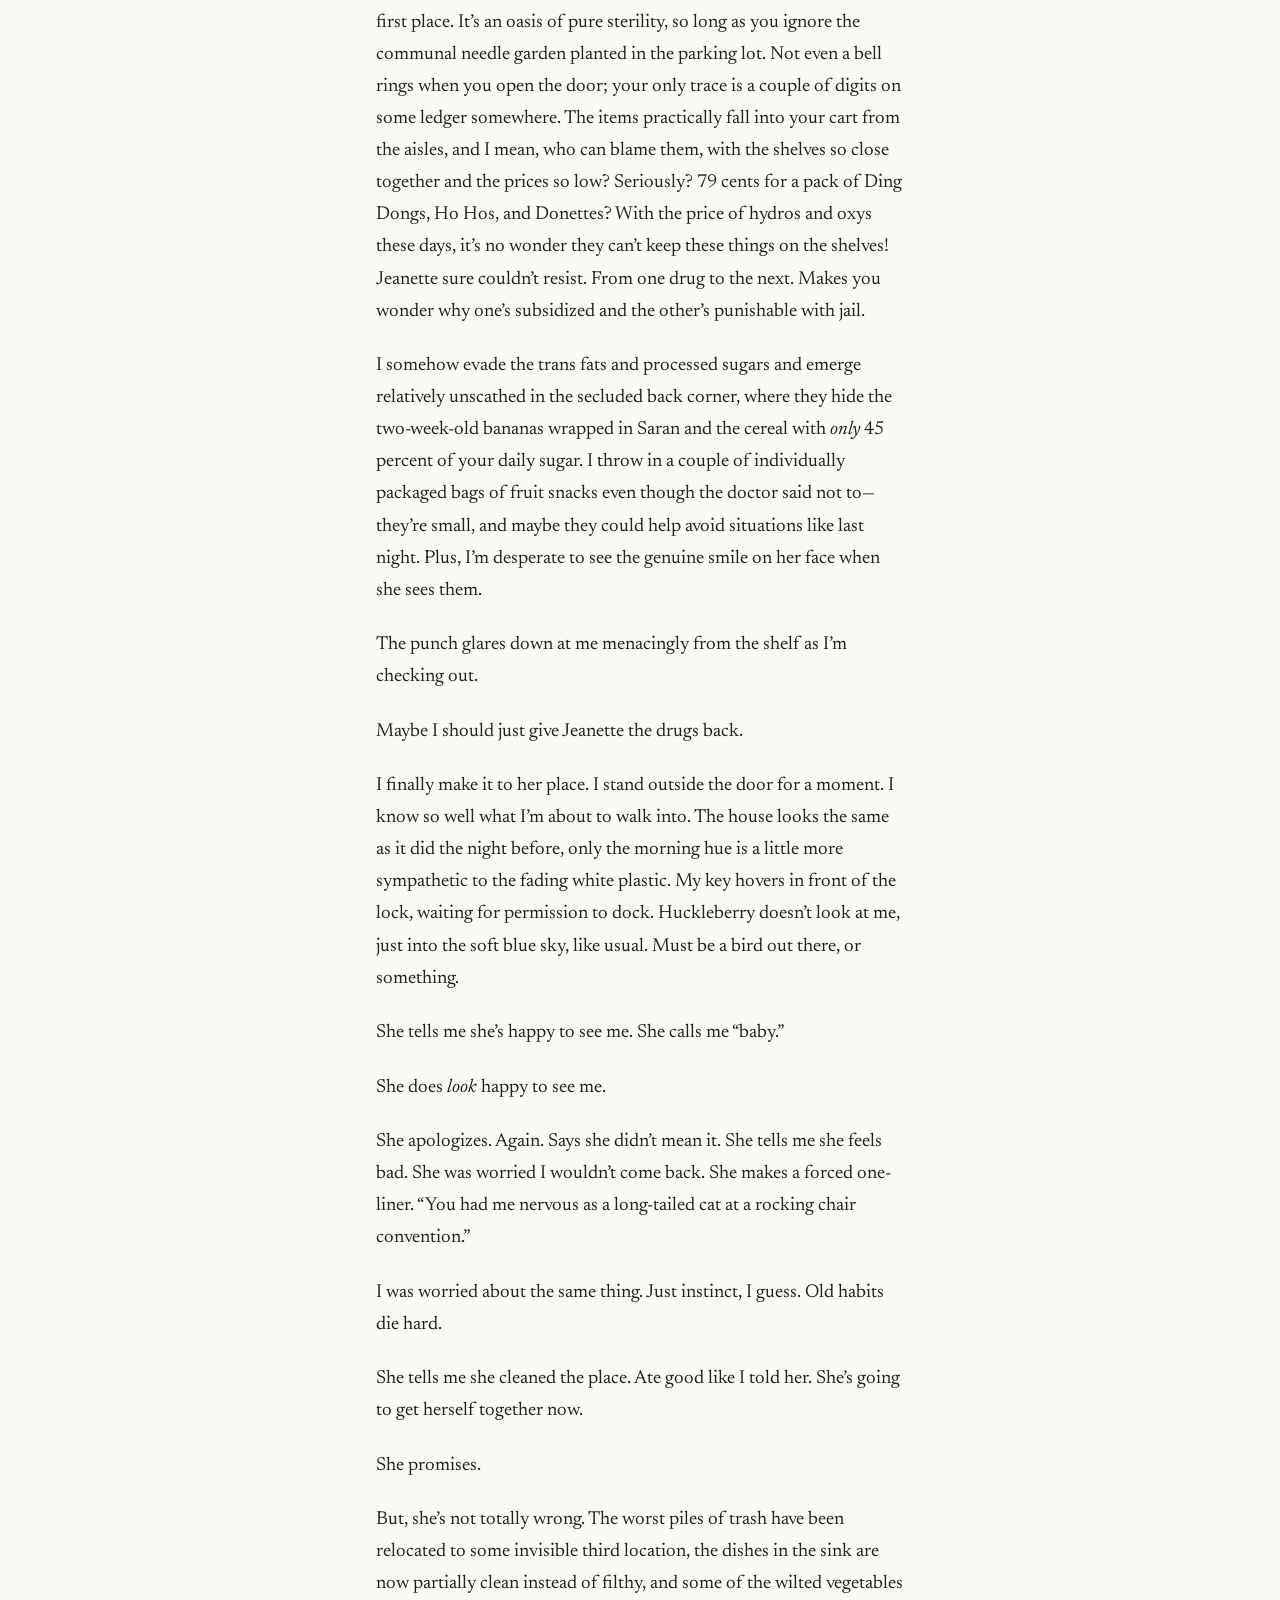
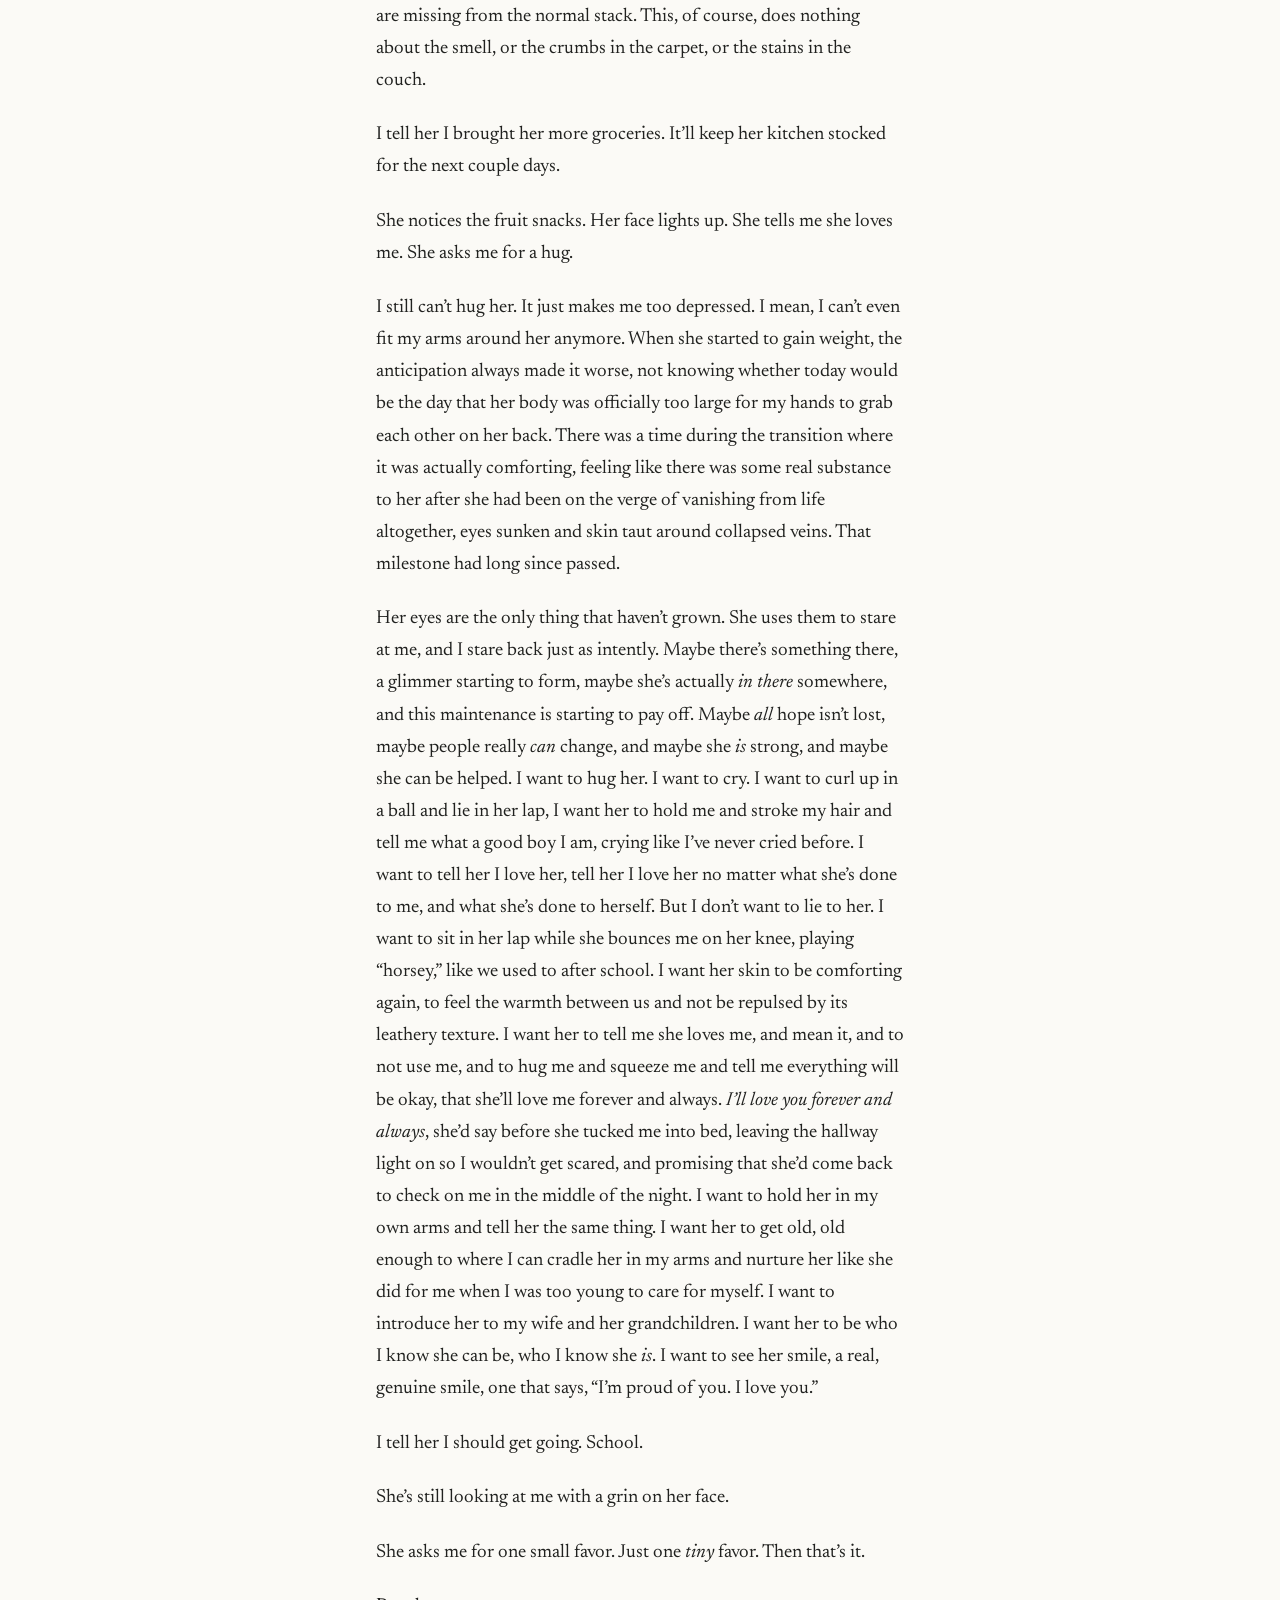
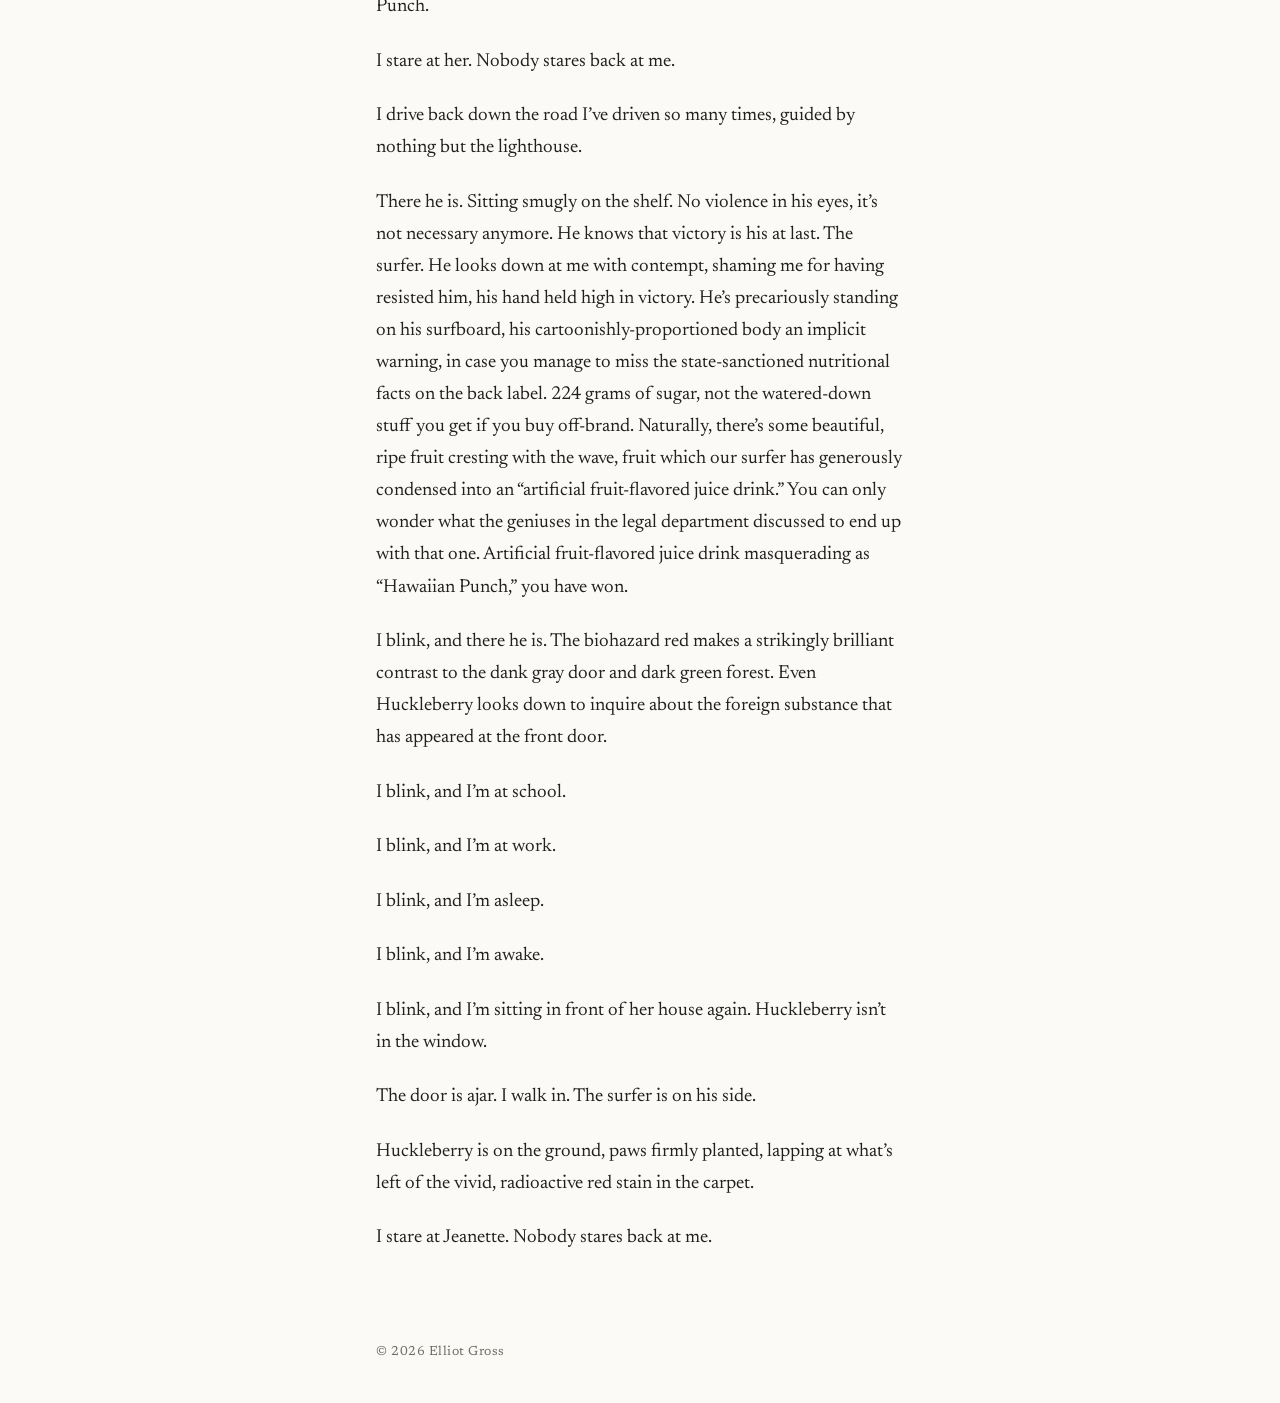
<file: punch.html>
<!DOCTYPE html>
<html lang="en">
<head>
  <meta charset="utf-8">
  <meta name="viewport" content="width=device-width, initial-scale=1">

  <title>Punch — Elliot Gross</title>
  <meta name="description" content="A short story by Elliot Gross.">

  <link rel="preconnect" href="https://fonts.googleapis.com">
  <link rel="preconnect" href="https://fonts.gstatic.com" crossorigin>
  <link href="https://fonts.googleapis.com/css2?family=Newsreader:ital,opsz,wght@0,6..72,200..500;1,6..72,200..500&display=swap" rel="stylesheet">

  <style>
    :root {
      --paper:  #FBFAF6;
      --ink:    #20211F;
      --muted:  #6F6C66;
      --rule:   #E5E1D8;
      --accent: #3E5A6E;

      --measure: 33rem;
      --pad: clamp(1.5rem, 5vw, 3rem);
    }

    * { box-sizing: border-box; }
    html { -webkit-text-size-adjust: 100%; }

    body {
      margin: 0;
      background: var(--paper);
      color: var(--ink);
      font-family: "Newsreader", Georgia, "Times New Roman", serif;
      font-optical-sizing: auto;
      line-height: 1.7;
      font-size: 1.18rem;
      -webkit-font-smoothing: antialiased;
      text-rendering: optimizeLegibility;
    }

    .page {
      min-height: 100vh;
      min-height: 100svh;
      display: flex;
      flex-direction: column;
      max-width: calc(var(--measure) + var(--pad) * 2);
      margin: 0 auto;
      padding: clamp(3.5rem, 12vh, 7rem) var(--pad) 2.5rem;
    }

    .back {
      font-size: 0.82rem;
      letter-spacing: 0.14em;
      text-transform: uppercase;
      color: var(--muted);
      text-decoration: none;
      margin: 0 0 3rem;
      display: inline-block;
    }
    .back:hover { color: var(--accent); }
    .back:focus-visible { outline: 2px solid var(--accent); outline-offset: 3px; border-radius: 1px; }

    .title {
      font-size: clamp(2rem, 5.5vw, 2.9rem);
      font-weight: 300;
      letter-spacing: -0.015em;
      line-height: 1.08;
      margin: 0 0 0.6rem;
    }
    .meta {
      color: var(--muted);
      font-style: italic;
      font-size: 1rem;
      margin: 0 0 3rem;
    }

    /* the prose itself */
    .prose p {
      margin: 0 0 1.4rem;
    }
    .prose p:first-of-type { margin-top: 0; }

    /* scene break — centered divider */
    .prose hr {
      border: 0;
      text-align: center;
      margin: 2.4rem 0;
    }
    .prose hr::before {
      content: "\00A7";
      color: var(--muted);
      font-size: 1rem;
    }

    .prose em { font-style: italic; }
    .prose a { color: var(--accent); }

    footer {
      margin-top: auto;
      padding-top: 4rem;
      font-size: 0.82rem;
      letter-spacing: 0.04em;
      color: var(--muted);
    }

    .reveal {
      opacity: 0;
      transform: translateY(0.6rem);
      animation: rise 0.7s cubic-bezier(0.2, 0.65, 0.3, 1) forwards;
    }
    .reveal:nth-child(1) { animation-delay: 0.05s; }
    .reveal:nth-child(2) { animation-delay: 0.16s; }
    .reveal:nth-child(3) { animation-delay: 0.27s; }
    .reveal:nth-child(4) { animation-delay: 0.38s; }

    @keyframes rise { to { opacity: 1; transform: none; } }

    @media (prefers-reduced-motion: reduce) {
      .reveal { animation: none; opacity: 1; transform: none; }
    }
  </style>
  <link rel="stylesheet" href="theme.css">
  <script src="theme.js"></script>
</head>
<body>
  <main class="page">

    <a class="back reveal" href="writing.html">&larr; Writing</a>

    <h1 class="title reveal">Punch</h1>

    <p class="meta reveal">Short fiction about a boy and his mother &middot; February 2026</p>

    <article class="prose reveal">
      <p>She asks me if I can hear her. I recognize the voice immediately, but I ask who it is anyway. Jeanette. She says her hands are shaking. She says she needs me to come over right now. She can barely finish a thought. Her voice is trembling. She calls me her baby.</p>

      <p>The voice on the other end of the line gets quieter, then inaudible. The thick, slurred words seep into my mind. It almost sounds like she&rsquo;s drunk, but she and I both know that&rsquo;s impossible. There hasn&rsquo;t been liquor in her house for years now&mdash;or any drink other than water, for that matter. Or at least there shouldn&rsquo;t have been.</p>

      <p>Could she have picked a worse time to pull this stunt again? Probably. I can&rsquo;t help myself from thinking back to just last week, when she had done this exact same thing, only that time had been early in the morning, before school. Not just a normal day, either, the day of the ACT. This had been quite a dilemma, as two meaningless posters on the school counselor&rsquo;s wall&mdash;my main source of moral guidance&mdash;had come into conflict: &ldquo;Honor thy father and thy mother&rdquo; versus &ldquo;Don&rsquo;t wait for opportunity, create it!&rdquo; With school, working part-time at the local gas station, and the occasional attempt at social interaction, my tolerance for Jeanette&rsquo;s antics has been steadily decreasing. In her words, I&rsquo;m busier than &ldquo;a one-legged man in an ass-kicking contest.&rdquo; So recently, I&rsquo;ve been letting the phone ring a couple times longer before inevitably grabbing the beat-up old receiver and answering it like the good boy that I am, or at least should be.</p>

      <p>Tonight, at least, I was only going to miss out on a date. Only a date! It sounded ridiculous even without saying it out loud. When was the last time I went on a date? Probably middle school, when I followed my playground crush under the torn-up chain link fence near the power plant and romantically watched the smoke stacks laze into the already gray sky. Of course, this was before she realized that I was lower-middle tier popularity, and moved on to a classmate who was better at four-square and had more friends.</p>

      <p>My date tonight was far from the prettiest girl in class, but when I look in the mirror, I&rsquo;m not exactly thrilled with what I see either, and I can&rsquo;t see much without my &ldquo;birth control&rdquo; glasses on anyway. The one thing I prided myself on was my weight. Perfectly unremarkable: not too thick, not too thin. Nobody ever said anything about my weight. Not like I care much about how my date looks in the first place. She seems tidy and doesn&rsquo;t smell like cat piss, which meets the threshold. The fact that her dark brown eyes linger on my own for half a second when she scans the room is an added bonus.</p>

      <p>I&rsquo;m hoping she&rsquo;ll give me a second chance, when a meek but impatient voice interrupts, asking whether I&rsquo;m still there. My bedside Casio tells me a few minutes have passed since I had last said something, but I don&rsquo;t trust it&mdash;it always seems to run a little fast.</p>

      <p>She reminds me that she needs me to come over. I know what she needs. I tell her that. She tells me she loves me. She calls me &ldquo;honey.&rdquo; She apologizes. I tell her I love her. She tells me she loves me too.</p>

      <p>I put the phone down as if I hadn&rsquo;t known exactly what was going to happen when I picked it up in the first place. I stare gloweringly at the bottle of glucose tablets on my dresser, a piece of dark oak that had been chipped from multiple voyages. The spots of scraped-up white adhesive, immediately identifiable as sticker residue, were the only reminder of the dresser&rsquo;s first home, when I still lived with Jeanette. Back then, the best part of my day was waiting on steps for her green Volkswagen Jetta to pull up the driveway from her job at the clinic, hands full of stickers reading &ldquo;Get well soon!&rdquo; and &ldquo;Don&rsquo;t forget to eat your veggies!&rdquo;&mdash;stickers that would ultimately get placed haphazardly on my furniture, no regard to symmetry or angle. The dresser was my crown jewel, a kaleidoscopic and luminously colorful beacon in my otherwise austere room.</p>

      <p>That was, until I moved out a couple years ago, and decided that the stickers were too &ldquo;childish&rdquo; for what would be my &ldquo;mature&rdquo; bedroom. I took my overgrown fingernails to the stickers, digging into each, desperately trying to scrape each off, getting frustrated by the contrast of the white skid marks on the deep-stained wood. The more aggravated I got, the harder I scratched, the harder I scratched, the bloodier my nails became. When the pain became unbearable, I resigned myself to a wooden dresser in purgatory.</p>

      <p>I pocket the bottle of tablets and look remorsefully at the polo shirt I had ironed on my bed for tonight, before walking out to the driveway. It was hard to be too upset&mdash;I only had myself to blame, really. <em>I</em> had been the one to take the glucose tablets out of her house in the first place, along with anything else that could be used to the same effect. It wasn&rsquo;t that I didn&rsquo;t trust her, I just saw how she got beady-eyed when she sat across from them at the kitchen table. Like a scene from an old medieval movie, the queen sitting obediently across from her exalted king, patiently awaiting her orders.</p>

      <p>The inside of the car is silent as I back down the driveway. Driving in silence is always a little awkward, but it felt wrong to play the radio in situations like these. What was the appropriate soundtrack for a drive to give glucose pills to an estranged diabetic? Any suggestion seemed absurd. At least I can roll down the windows. The rush of the wind and hum of the engine my two buddies accompanying me on my ride, easing the weight of the thick and humid summer evening. I gaze more at the sky than the road in front of me, the color reflecting off the creek outside the passenger window, the same color as my truck: &ldquo;redder than an opossum&rsquo;s ass in poke berry season,&rdquo; as Jeanette used to say. The truck was a hand-me-down Ford pickup. She wasn&rsquo;t as shiny as she used to be, but reliable enough, at least to get me between the few places I ever really went: school, work, the store, Jeannette&rsquo;s, and back home.</p>

      <p>The sun was barely visible by the time I got to the mobile home. The ramshackle old thing had obviously been designed with more grandiose places in mind, its sagging gutters an indicator of the disappointment it felt sitting in this unkempt lot, consumed by the kudzu that had already conquered the forest behind it. The vines were just now making their way up the trunk of the heirloom oak tree that shaded the house. The highest branches were three stories tall, and their leaves quivered in the warm breeze, as if trying to escape before they, too, were strangled. Beneath the canopy lay shingles the mobile home had shed through the years, outnumbered only by cicada shells, the same ones I used to collect during my summer vacations. I&rsquo;d hide them around the house and shriek with laughter at the yelp Jeannette would let out after finding one while cooking or doing laundry. The cicadas themselves welcome me as I walk to the front door, preparing their voices for what ought to be an all-night performance.</p>

      <p>As usual, Huckleberry is perched in the window, unperturbed by God knows what is going on inside. Her gray fur blends in with the faded white blinds, the only contrast her sharp yellow eyes (&ldquo;like two piss holes in the snow&rdquo;), which stare off into the distance. She isn&rsquo;t looking at anything in particular, just looking for the sake of looking, maybe because she doesn&rsquo;t know any different or maybe because she&rsquo;s waiting for something to finally happen. There&rsquo;s a dancing in those eyes, but a slower one, not like the Friday night square. Her tail sweeps once across the windowsill as I shake the key into the handle. I&rsquo;ve always found a little humor in Jeanette&rsquo;s insistence on the lock, as if there was anyone around to try and break in, or there was anything worth breaking in for in the first place, or there was anything she could do to stop them if they tried even <em>a little</em> to get through the flimsy plastic door. That was also her convenient excuse for keeping Huckleberry in the first place. Not companionship&mdash;&ldquo;guard cat.&rdquo;</p>

      <p>I hear her breathing pick up as I open the door; her gasps were loud enough to hear before I even came inside, but now she&rsquo;s practically gulping for air every few seconds. Had she been telling the truth? In times past the act had dropped pretty quickly once she found out I actually showed up, so the fact that she was still under duress made my chest tighten a bit. I rush over to the maroon plaid couch where she lies. The few steps I have to take to traverse the room are muted by the shag carpet, the only evidence of my progress across the room the chatter of crumbs and plastic wrappers beneath my boots, underwritten by the soft drum of an infomercial on TV. I can smell her perfume&mdash;a sample I had gotten her at Walmart, a scent reminiscent of an cheap diner and breezy fall morning. She had liked it so much, I picked it up every time I went. Despite its strength, it was still barely recognizable through the room&rsquo;s own perfume, <em>eau de</em> kitty litter <em>et</em> rotten produce.</p>

      <p>A couple of tablets tumble out from the bottle into my hand, which I hold in front of her quivering lips like a mother trying to spoon-feed her toddler on the verge of a temper tantrum. She doesn&rsquo;t move, so I dump them into her mouth and reach over into the kitchen, letting the cloudy tap water cascade through the pile of dishes before it looks clear enough to fill what looks to be the cleanest glass available.</p>

      <p>I lower the glass and look into her eyes, lethargic, but staring back into my own. It feels like there&rsquo;s barely anyone there. I&rsquo;m reminded of when she would spank me as a child after I had cursed or refused to eat my dinner&mdash;I could tell she didn&rsquo;t want to, but she had to. With the glucose in her system, she sits up almost immediately, like she&rsquo;s been hit with a shot of Narcan. I look away and shuffle over to the corner of the room, where I bend down and fill Huckleberry&rsquo;s kibble and water, then start sifting the litter box.</p>

      <p>She begins apologizing. She calls me &ldquo;honey&rdquo; and she calls me &ldquo;baby.&rdquo; She tells me she knew I&rsquo;d come for her, that she knew she could count on me. She asks for a hug.</p>

      <p>I scold her. I tell her this is the third time this month already. I tell her that she needs to listen to me and listen to the doctor and change her habits. It&rsquo;s a starting place. That she&rsquo;ll die if she keeps living like this.</p>

      <p>Her soft smile begins to fade.</p>

      <p>She interrupts me before I can tell her that I missed a date to be here with her tonight. She tells me to settle down and that I shouldn&rsquo;t talk to her with that tone of voice. As she does, her tone gets more vicious.</p>

      <p>I sit on the carpet, one hand picking at the loose threads, the other stroking Huckleberry&rsquo;s soft fur as she makes biscuits on my Wrangler boot-cut jeans I got on clearance. I look up at Jeanette, glowering down at me from her perch on the couch, head propped up on multiple pillows on one end, feet kicked up at the other. Her stomach blocks the cushions behind her from sight. She continues her speech, becoming more irritated by the second, reminding me who I am, and what she&rsquo;s done for me, until now she&rsquo;s in full-blown attack mode. I can tell because she&rsquo;s struggling to adjust herself, the couch creaks as she moves her legs to the floor. She stays sitting down. I can see the imprint from where she was lying, the cross pattern inverted like a science teacher&rsquo;s demonstration of Einstein&rsquo;s theory of relativity.</p>

      <p>She blames me. It&rsquo;s not clear exactly for what. She escalates to practically a yell now, drops of spittle erupting from her mouth every few seconds and landing on the carpet between us. I stand up to avoid the splash zone. She tells me to sit back down. I don&rsquo;t. She asks me why I don&rsquo;t listen to her. Why I don&rsquo;t bring her what she asks me to. Why I bring her &ldquo;shit.&rdquo; She asks if I want her to starve. She deals in generalities, but I know the specifics. I know what she wants. Punch.</p>

      <p>I stay still. I&rsquo;ve been in this situation plenty of times before. That doesn&rsquo;t change anything. I want to jump on her and hit her. I want to smack her across the face then shake her then scream and ask why she won&rsquo;t change. Why she won&rsquo;t change for me. Why she can&rsquo;t make the smallest effort for herself and an even smaller effort for me. I want to shake her and shake her and scream at her for everything she&rsquo;s put us through. My feet stay planted. Huckleberry makes figure eights through my legs, fur-to-denim. My mouth stays closed. I want to grab a knife from the kitchen and cut her open, a big gash, right down the middle, and dig around in there. I know there&rsquo;s got to be something left for me to salvage, I&rsquo;ll take anything, really. Hard to imagine I&rsquo;d do more damage than has already been done. I pick at the dead skin on my thumb, and it starts to bleed a little. I want to pick up the trash from the floor, placing wrapper after wrapper on top of her, burying her beneath her own waste, knowing she&rsquo;s too paralyzed to lift an arm and do something about it. I want her to suffocate in the life she&rsquo;s given herself. I see her mouth moving, face deep red with rage. I only hear a ringing in my ear that gets louder by the second.</p>

      <p>I blink and I&rsquo;m back outside. I don&rsquo;t look back at the window, where Huckleberry stares out as I speed off the lot.</p>

      <p>The night is cooler now, but somehow more humid and heavy. The cicadas are out in full force now, joined by a backup of crickets, the chorus punctuated by a bullfrog and its mate. I fly down the road, stereo still silent. The wind pushes a tear laterally across my cheek, but no sound can be heard over the deafening world around me. I am surrounded by life, but the only sign of humanity is a truck that passes me on the other side of the road, its lights so bright I can barely see through my wet eyes. I swerve off the road, nearly avoiding a ditch.</p>

      <hr>

      <p>The sun streams through the slats in the blinds, illuminating jail bars across the bed. My neck aches as I lean forward, and the light stings my eyes, which are still raw from last night. I ask myself &ldquo;why&rdquo; every morning, and I&rsquo;m less convinced than ever today. No time to think this morning, though, just gonna brush my teeth with Folgers and grab a prepackaged muffin before I start up the truck.</p>

      <p>The bright yellow sign is one of the few landmarks on the road to Jeanette&rsquo;s. It calls to the locals, myself part of the masses, like the beacon from a lighthouse, beckoning us with the allure of groceries that don&rsquo;t account for half your paycheck and the numbness of not having to really think about how things ended up in your cart in the first place. It&rsquo;s an oasis of pure sterility, so long as you ignore the communal needle garden planted in the parking lot. Not even a bell rings when you open the door; your only trace is a couple of digits on some ledger somewhere. The items practically fall into your cart from the aisles, and I mean, who can blame them, with the shelves so close together and the prices so low? Seriously? 79 cents for a pack of Ding Dongs, Ho Hos, and Donettes? With the price of hydros and oxys these days, it&rsquo;s no wonder they can&rsquo;t keep these things on the shelves! Jeanette sure couldn&rsquo;t resist. From one drug to the next. Makes you wonder why one&rsquo;s subsidized and the other&rsquo;s punishable with jail.</p>

      <p>I somehow evade the trans fats and processed sugars and emerge relatively unscathed in the secluded back corner, where they hide the two-week-old bananas wrapped in Saran and the cereal with <em>only</em> 45 percent of your daily sugar. I throw in a couple of individually packaged bags of fruit snacks even though the doctor said not to&mdash;they&rsquo;re small, and maybe they could help avoid situations like last night. Plus, I&rsquo;m desperate to see the genuine smile on her face when she sees them.</p>

      <p>The punch glares down at me menacingly from the shelf as I&rsquo;m checking out.</p>

      <p>Maybe I should just give Jeanette the drugs back.</p>

      <p>I finally make it to her place. I stand outside the door for a moment. I know so well what I&rsquo;m about to walk into. The house looks the same as it did the night before, only the morning hue is a little more sympathetic to the fading white plastic. My key hovers in front of the lock, waiting for permission to dock. Huckleberry doesn&rsquo;t look at me, just into the soft blue sky, like usual. Must be a bird out there, or something.</p>

      <p>She tells me she&rsquo;s happy to see me. She calls me &ldquo;baby.&rdquo;</p>

      <p>She does <em>look</em> happy to see me.</p>

      <p>She apologizes. Again. Says she didn&rsquo;t mean it. She tells me she feels bad. She was worried I wouldn&rsquo;t come back. She makes a forced one-liner. &ldquo;You had me nervous as a long-tailed cat at a rocking chair convention.&rdquo;</p>

      <p>I was worried about the same thing. Just instinct, I guess. Old habits die hard.</p>

      <p>She tells me she cleaned the place. Ate good like I told her. She&rsquo;s going to get herself together now.</p>

      <p>She promises.</p>

      <p>But, she&rsquo;s not totally wrong. The worst piles of trash have been relocated to some invisible third location, the dishes in the sink are now partially clean instead of filthy, and some of the wilted vegetables are missing from the normal stack. This, of course, does nothing about the smell, or the crumbs in the carpet, or the stains in the couch.</p>

      <p>I tell her I brought her more groceries. It&rsquo;ll keep her kitchen stocked for the next couple days.</p>

      <p>She notices the fruit snacks. Her face lights up. She tells me she loves me. She asks me for a hug.</p>

      <p>I still can&rsquo;t hug her. It just makes me too depressed. I mean, I can&rsquo;t even fit my arms around her anymore. When she started to gain weight, the anticipation always made it worse, not knowing whether today would be the day that her body was officially too large for my hands to grab each other on her back. There was a time during the transition where it was actually comforting, feeling like there was some real substance to her after she had been on the verge of vanishing from life altogether, eyes sunken and skin taut around collapsed veins. That milestone had long since passed.</p>

      <p>Her eyes are the only thing that haven&rsquo;t grown. She uses them to stare at me, and I stare back just as intently. Maybe there&rsquo;s something there, a glimmer starting to form, maybe she&rsquo;s actually <em>in there</em> somewhere, and this maintenance is starting to pay off. Maybe <em>all</em> hope isn&rsquo;t lost, maybe people really <em>can</em> change, and maybe she <em>is</em> strong, and maybe she can be helped. I want to hug her. I want to cry. I want to curl up in a ball and lie in her lap, I want her to hold me and stroke my hair and tell me what a good boy I am, crying like I&rsquo;ve never cried before. I want to tell her I love her, tell her I love her no matter what she&rsquo;s done to me, and what she&rsquo;s done to herself. But I don&rsquo;t want to lie to her. I want to sit in her lap while she bounces me on her knee, playing &ldquo;horsey,&rdquo; like we used to after school. I want her skin to be comforting again, to feel the warmth between us and not be repulsed by its leathery texture. I want her to tell me she loves me, and mean it, and to not use me, and to hug me and squeeze me and tell me everything will be okay, that she&rsquo;ll love me forever and always. <em>I&rsquo;ll love you forever and always</em>, she&rsquo;d say before she tucked me into bed, leaving the hallway light on so I wouldn&rsquo;t get scared, and promising that she&rsquo;d come back to check on me in the middle of the night. I want to hold her in my own arms and tell her the same thing. I want her to get old, old enough to where I can cradle her in my arms and nurture her like she did for me when I was too young to care for myself. I want to introduce her to my wife and her grandchildren. I want her to be who I know she can be, who I know she <em>is</em>. I want to see her smile, a real, genuine smile, one that says, &ldquo;I&rsquo;m proud of you. I love you.&rdquo;</p>

      <p>I tell her I should get going. School.</p>

      <p>She&rsquo;s still looking at me with a grin on her face.</p>

      <p>She asks me for one small favor. Just one <em>tiny</em> favor. Then that&rsquo;s it.</p>

      <p>Punch.</p>

      <p>I stare at her. Nobody stares back at me.</p>

      <p>I drive back down the road I&rsquo;ve driven so many times, guided by nothing but the lighthouse.</p>

      <p>There he is. Sitting smugly on the shelf. No violence in his eyes, it&rsquo;s not necessary anymore. He knows that victory is his at last. The surfer. He looks down at me with contempt, shaming me for having resisted him, his hand held high in victory. He&rsquo;s precariously standing on his surfboard, his cartoonishly-proportioned body an implicit warning, in case you manage to miss the state-sanctioned nutritional facts on the back label. 224 grams of sugar, not the watered-down stuff you get if you buy off-brand. Naturally, there&rsquo;s some beautiful, ripe fruit cresting with the wave, fruit which our surfer has generously condensed into an &ldquo;artificial fruit-flavored juice drink.&rdquo; You can only wonder what the geniuses in the legal department discussed to end up with that one. Artificial fruit-flavored juice drink masquerading as &ldquo;Hawaiian Punch,&rdquo; you have won.</p>

      <p>I blink, and there he is. The biohazard red makes a strikingly brilliant contrast to the dank gray door and dark green forest. Even Huckleberry looks down to inquire about the foreign substance that has appeared at the front door.</p>

      <p>I blink, and I&rsquo;m at school.</p>

      <p>I blink, and I&rsquo;m at work.</p>

      <p>I blink, and I&rsquo;m asleep.</p>

      <p>I blink, and I&rsquo;m awake.</p>

      <p>I blink, and I&rsquo;m sitting in front of her house again. Huckleberry isn&rsquo;t in the window.</p>

      <p>The door is ajar. I walk in. The surfer is on his side.</p>

      <p>Huckleberry is on the ground, paws firmly planted, lapping at what&rsquo;s left of the vivid, radioactive red stain in the carpet.</p>

      <p>I stare at Jeanette. Nobody stares back at me.</p>
    </article>

    <footer>
      &copy; <span id="year"></span> Elliot Gross
    </footer>

  </main>

  <script>
    document.getElementById("year").textContent = new Date().getFullYear();
  </script>
</body>
</html>
</file>
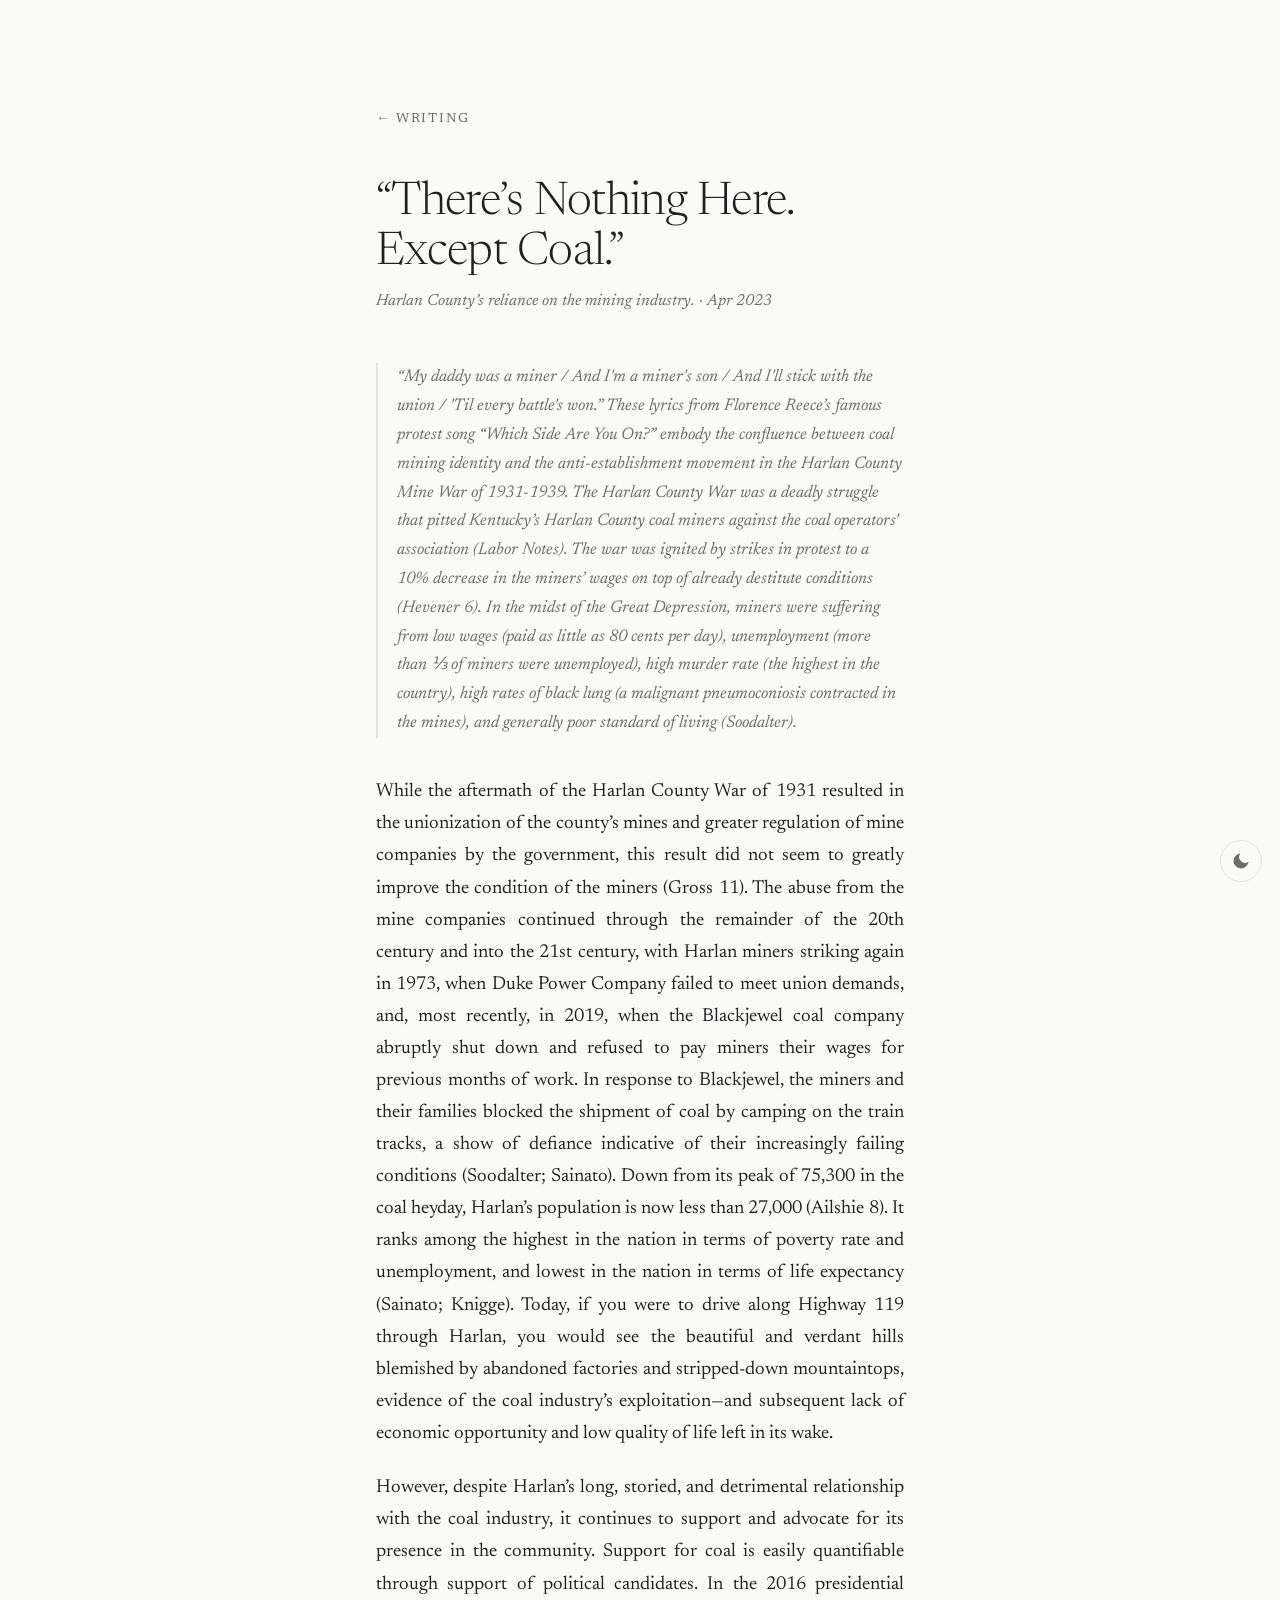
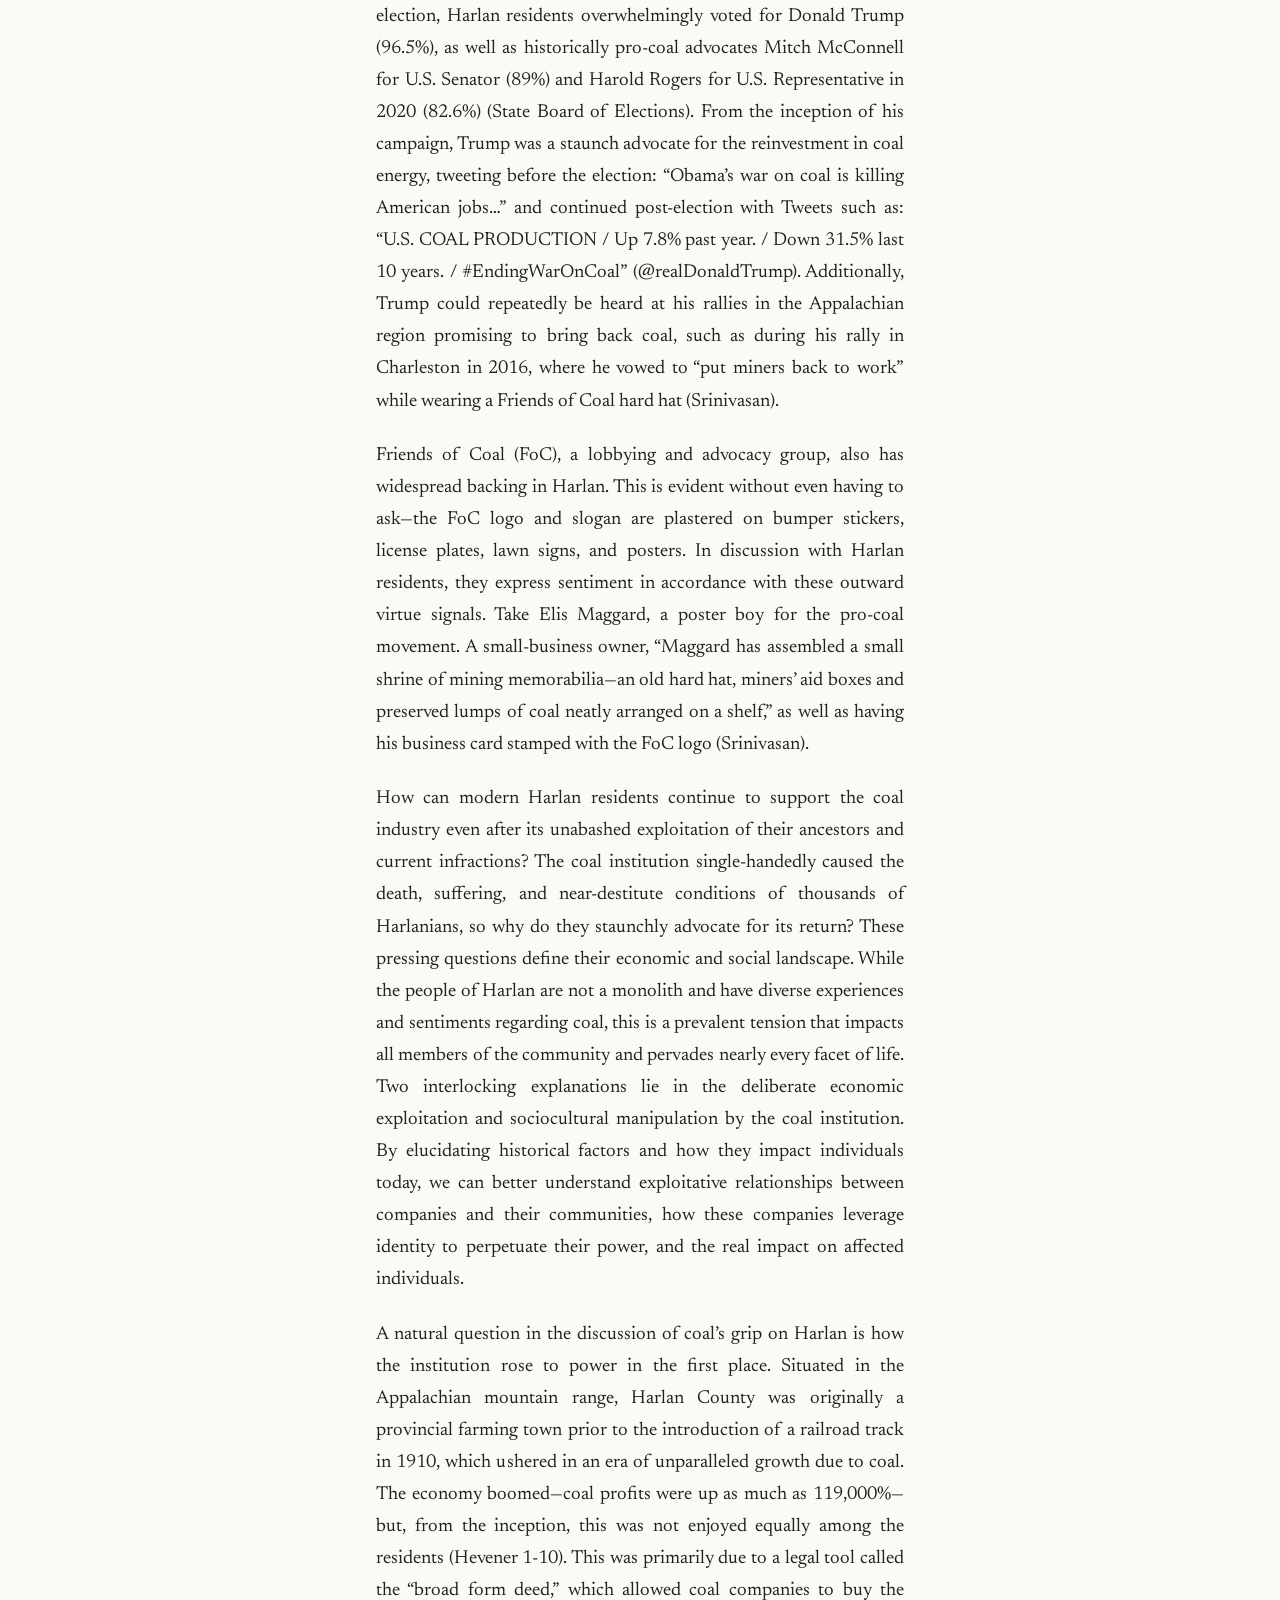
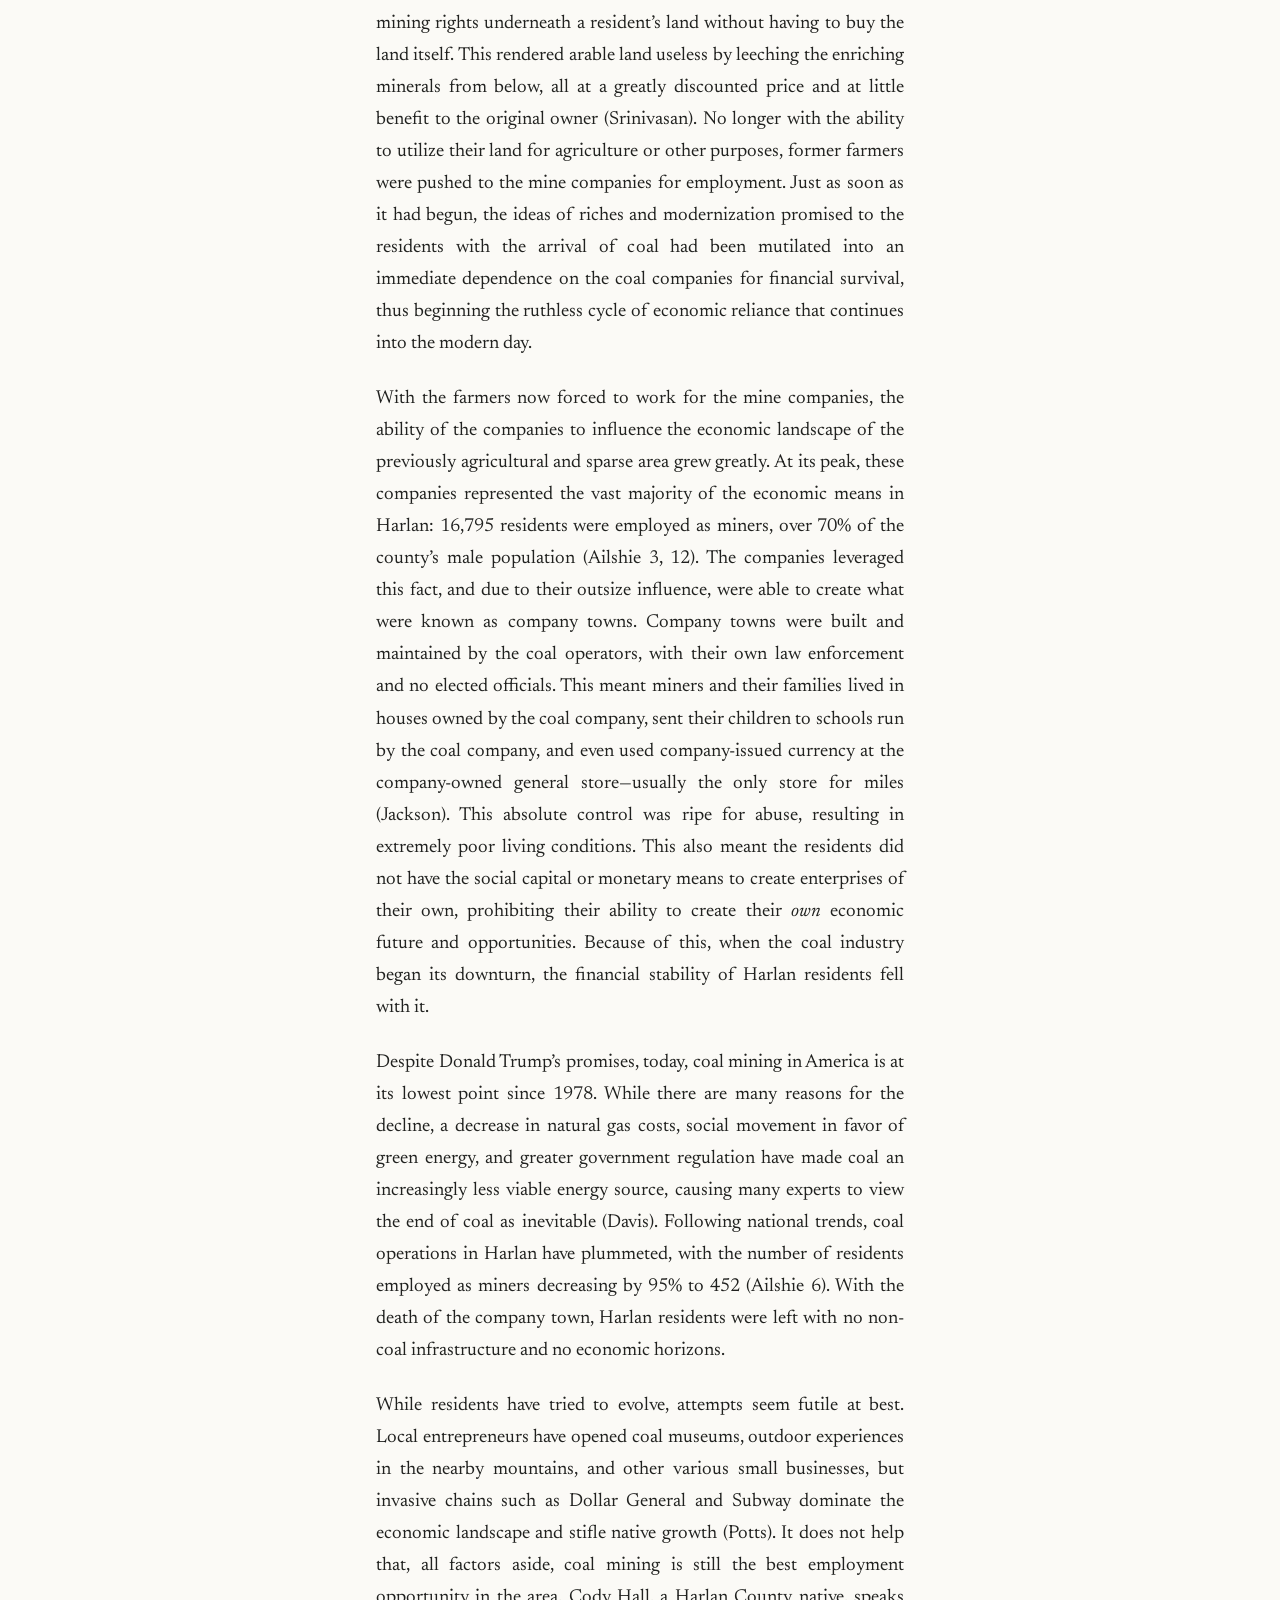
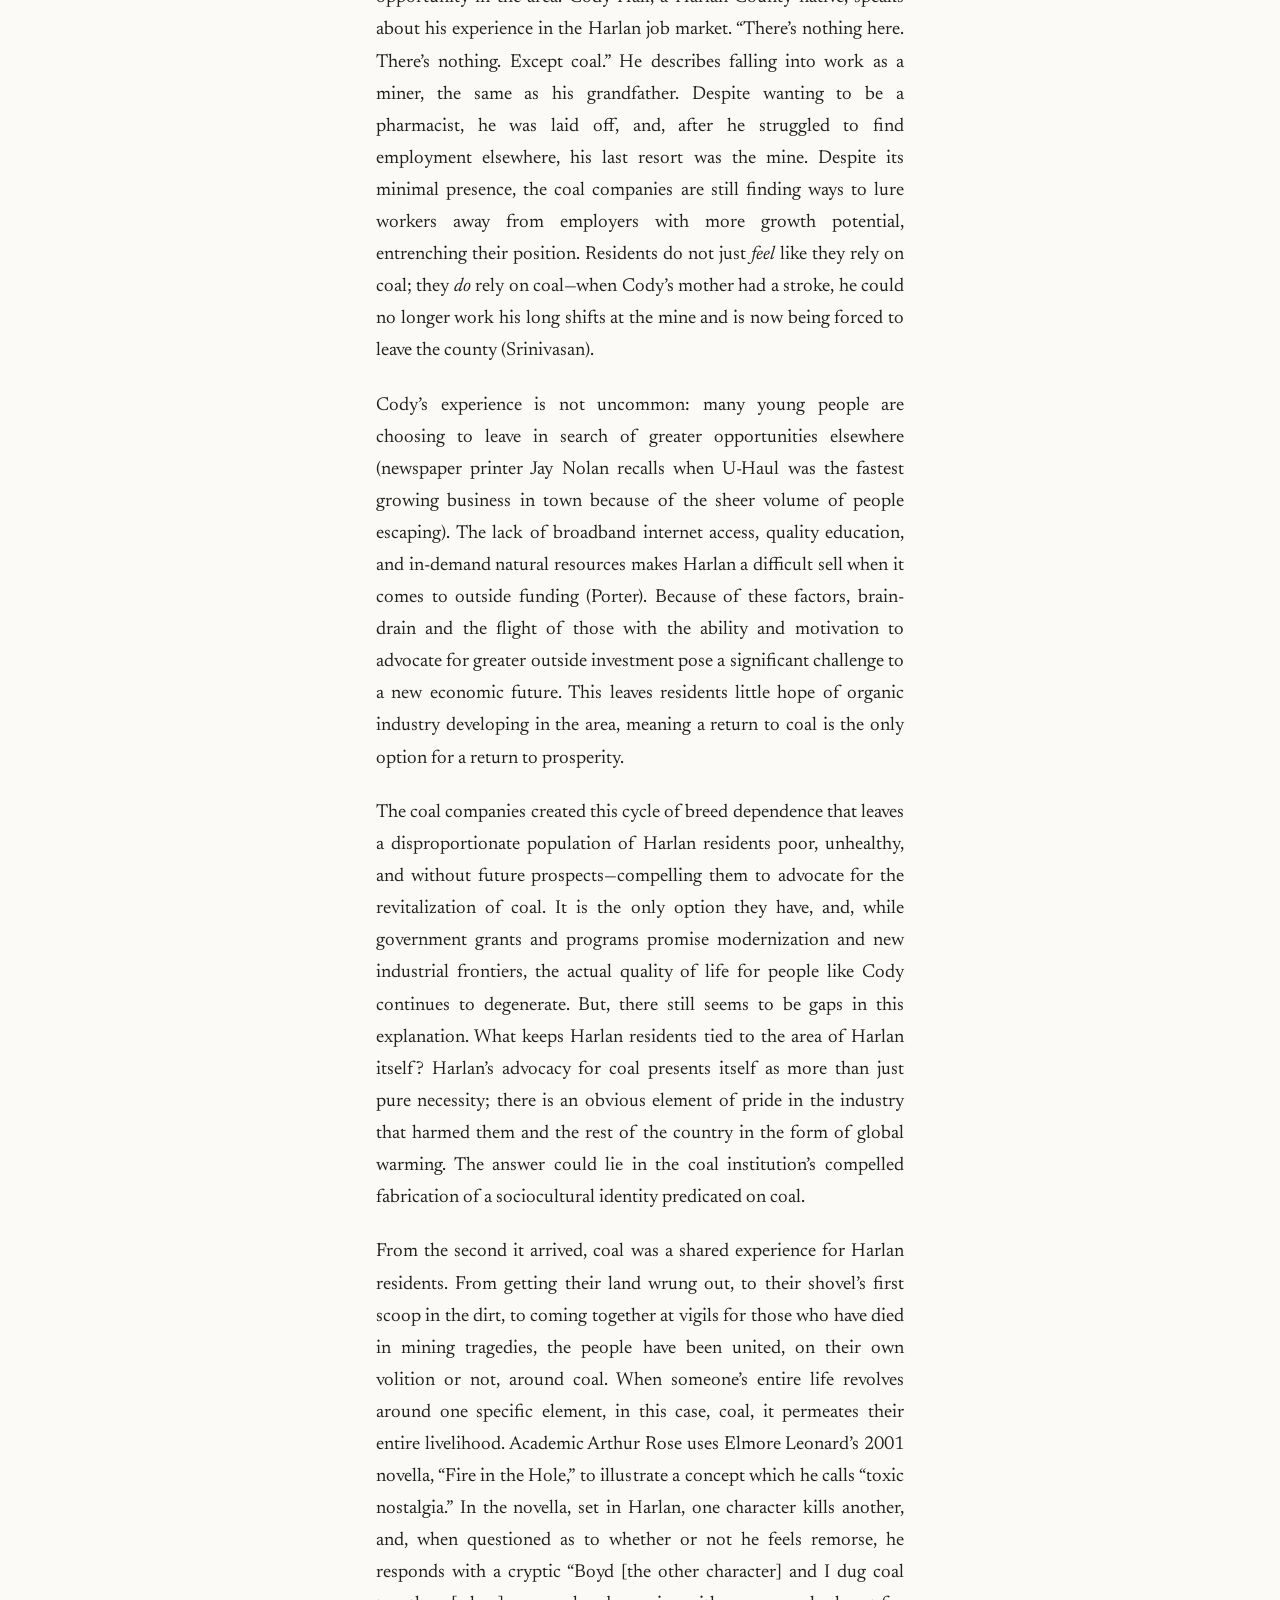
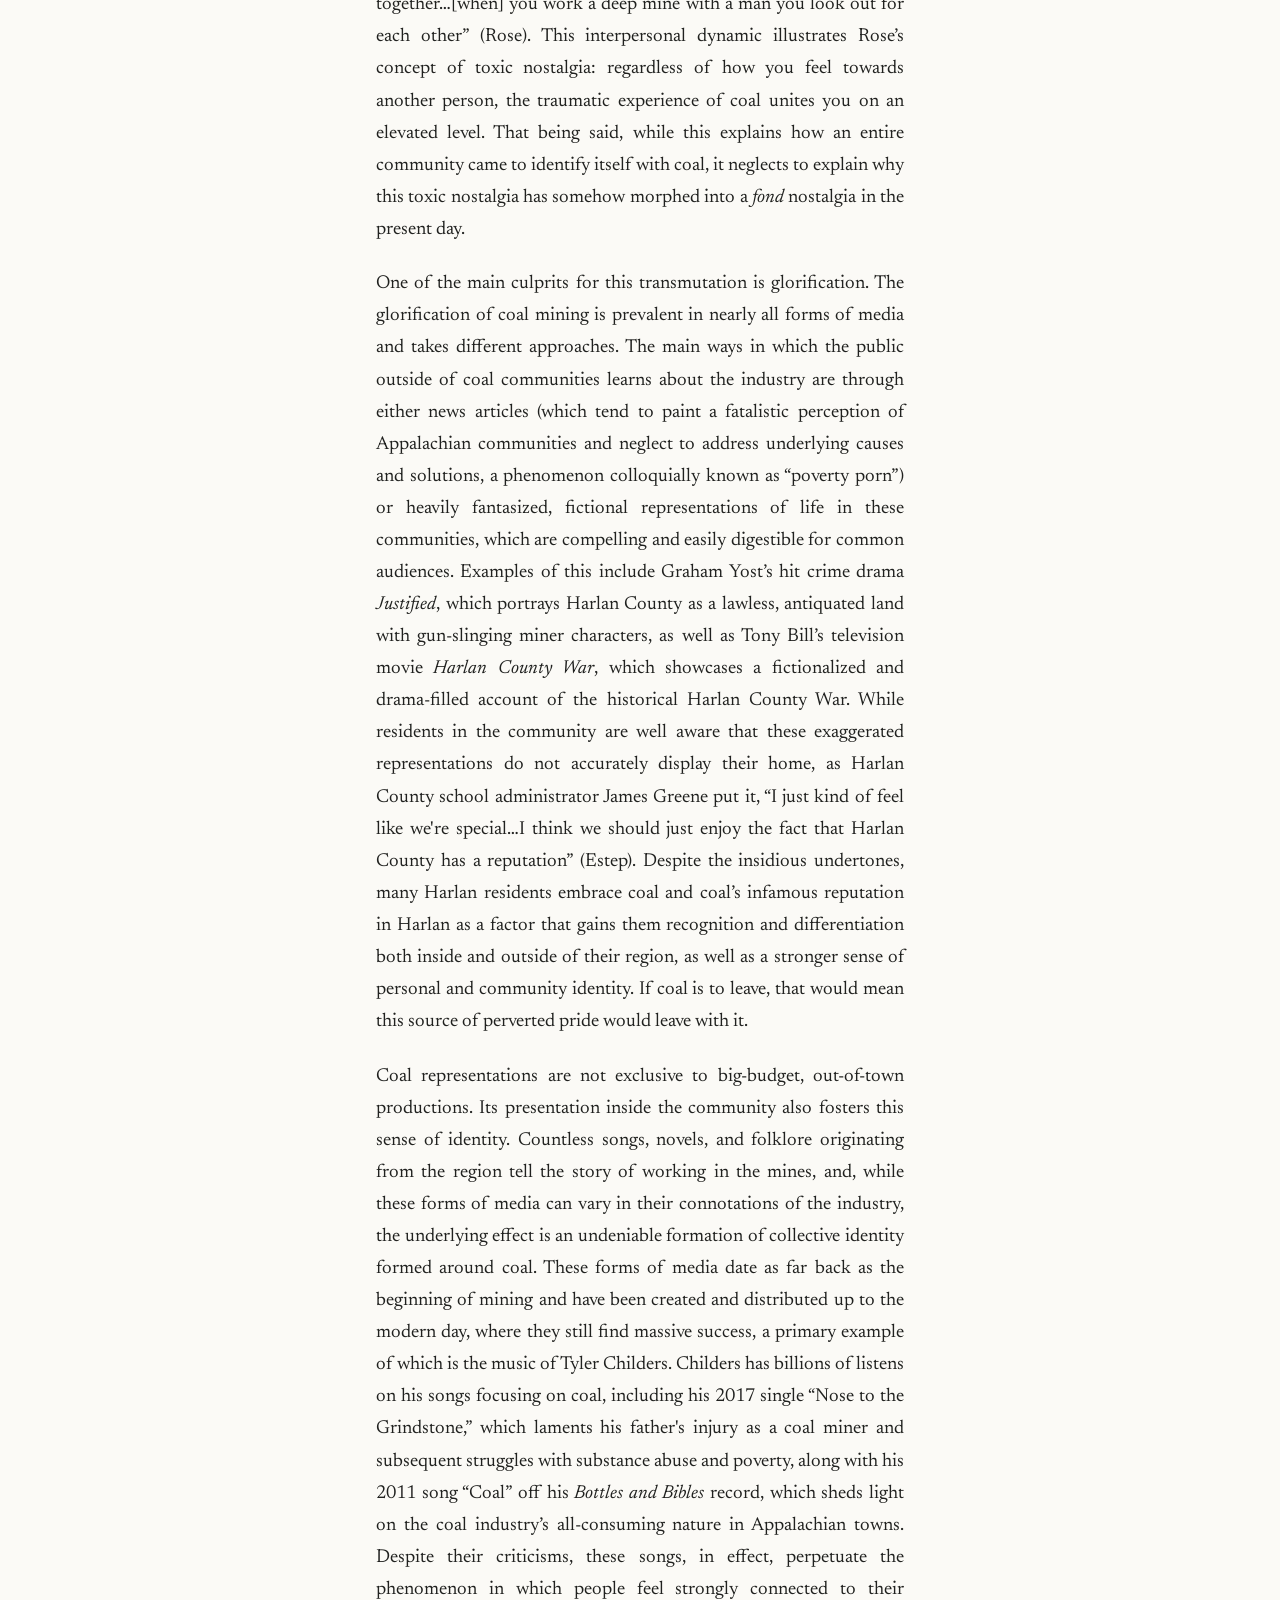
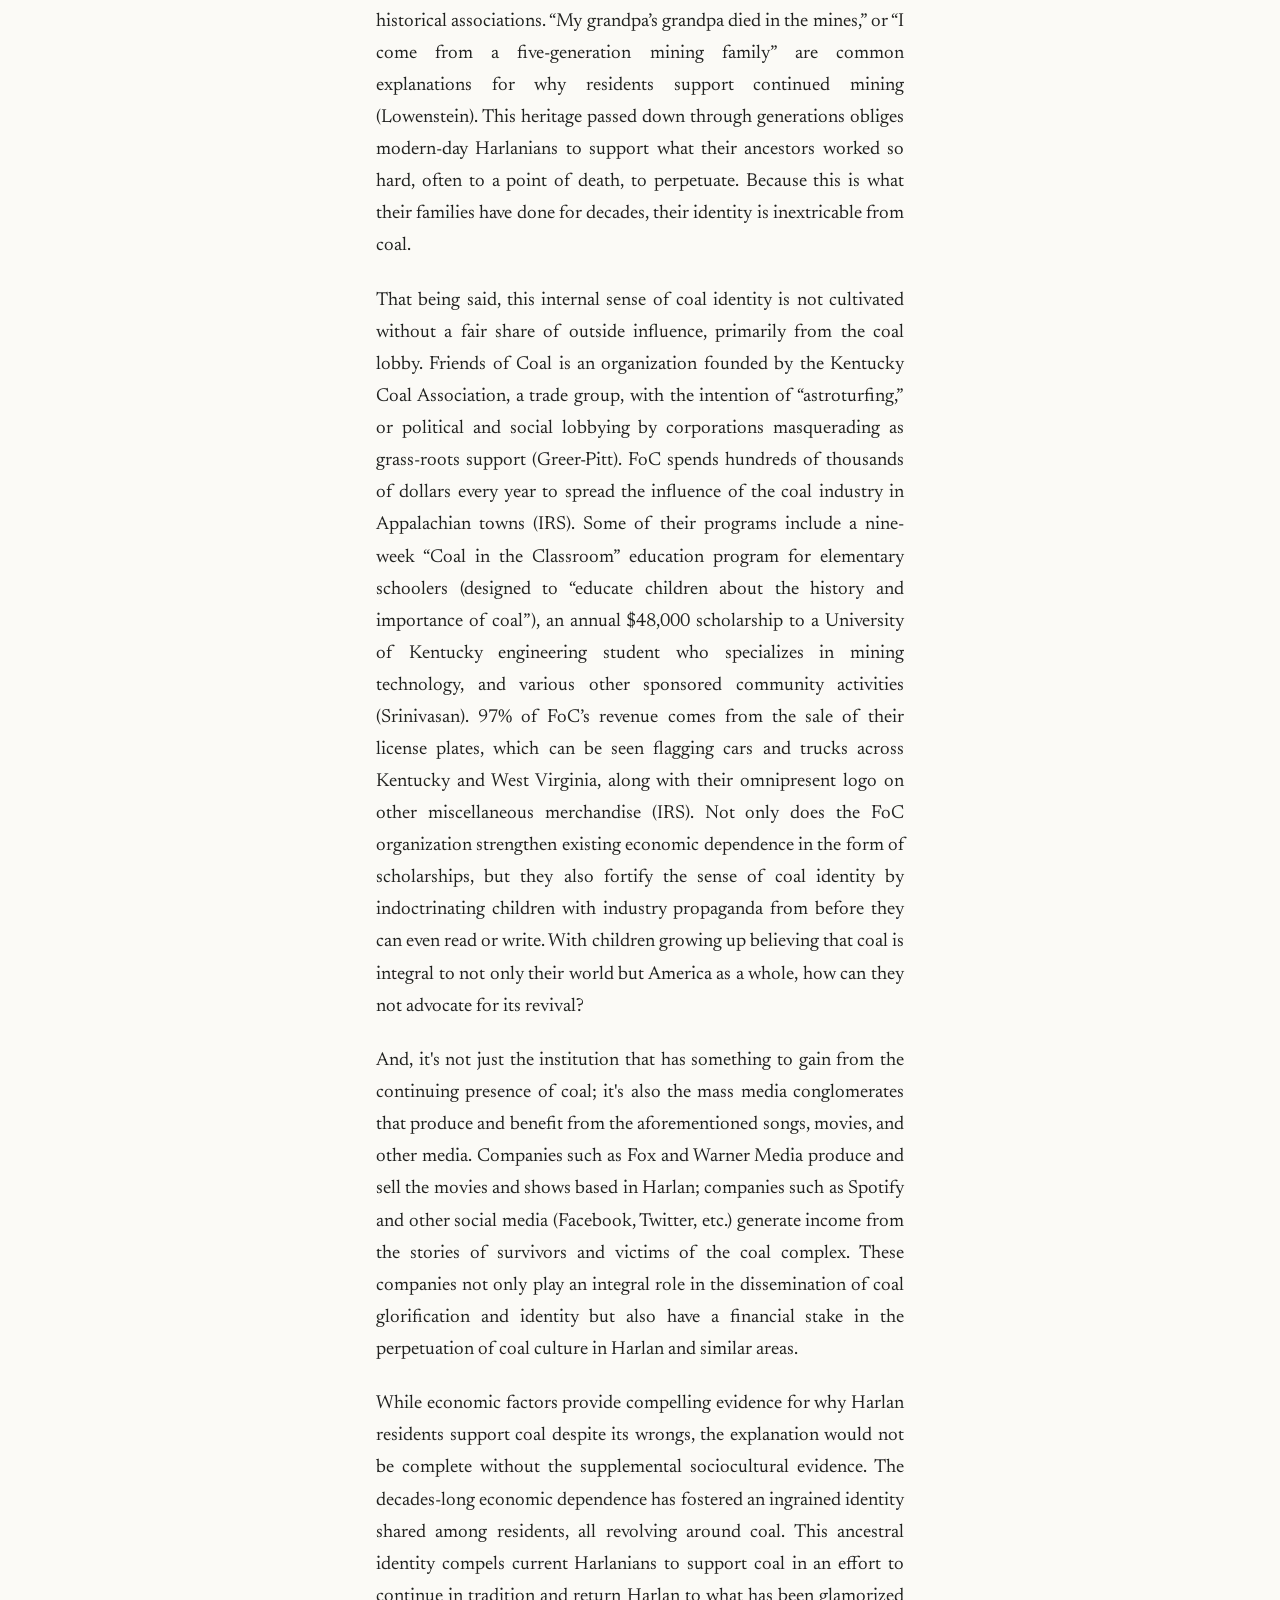
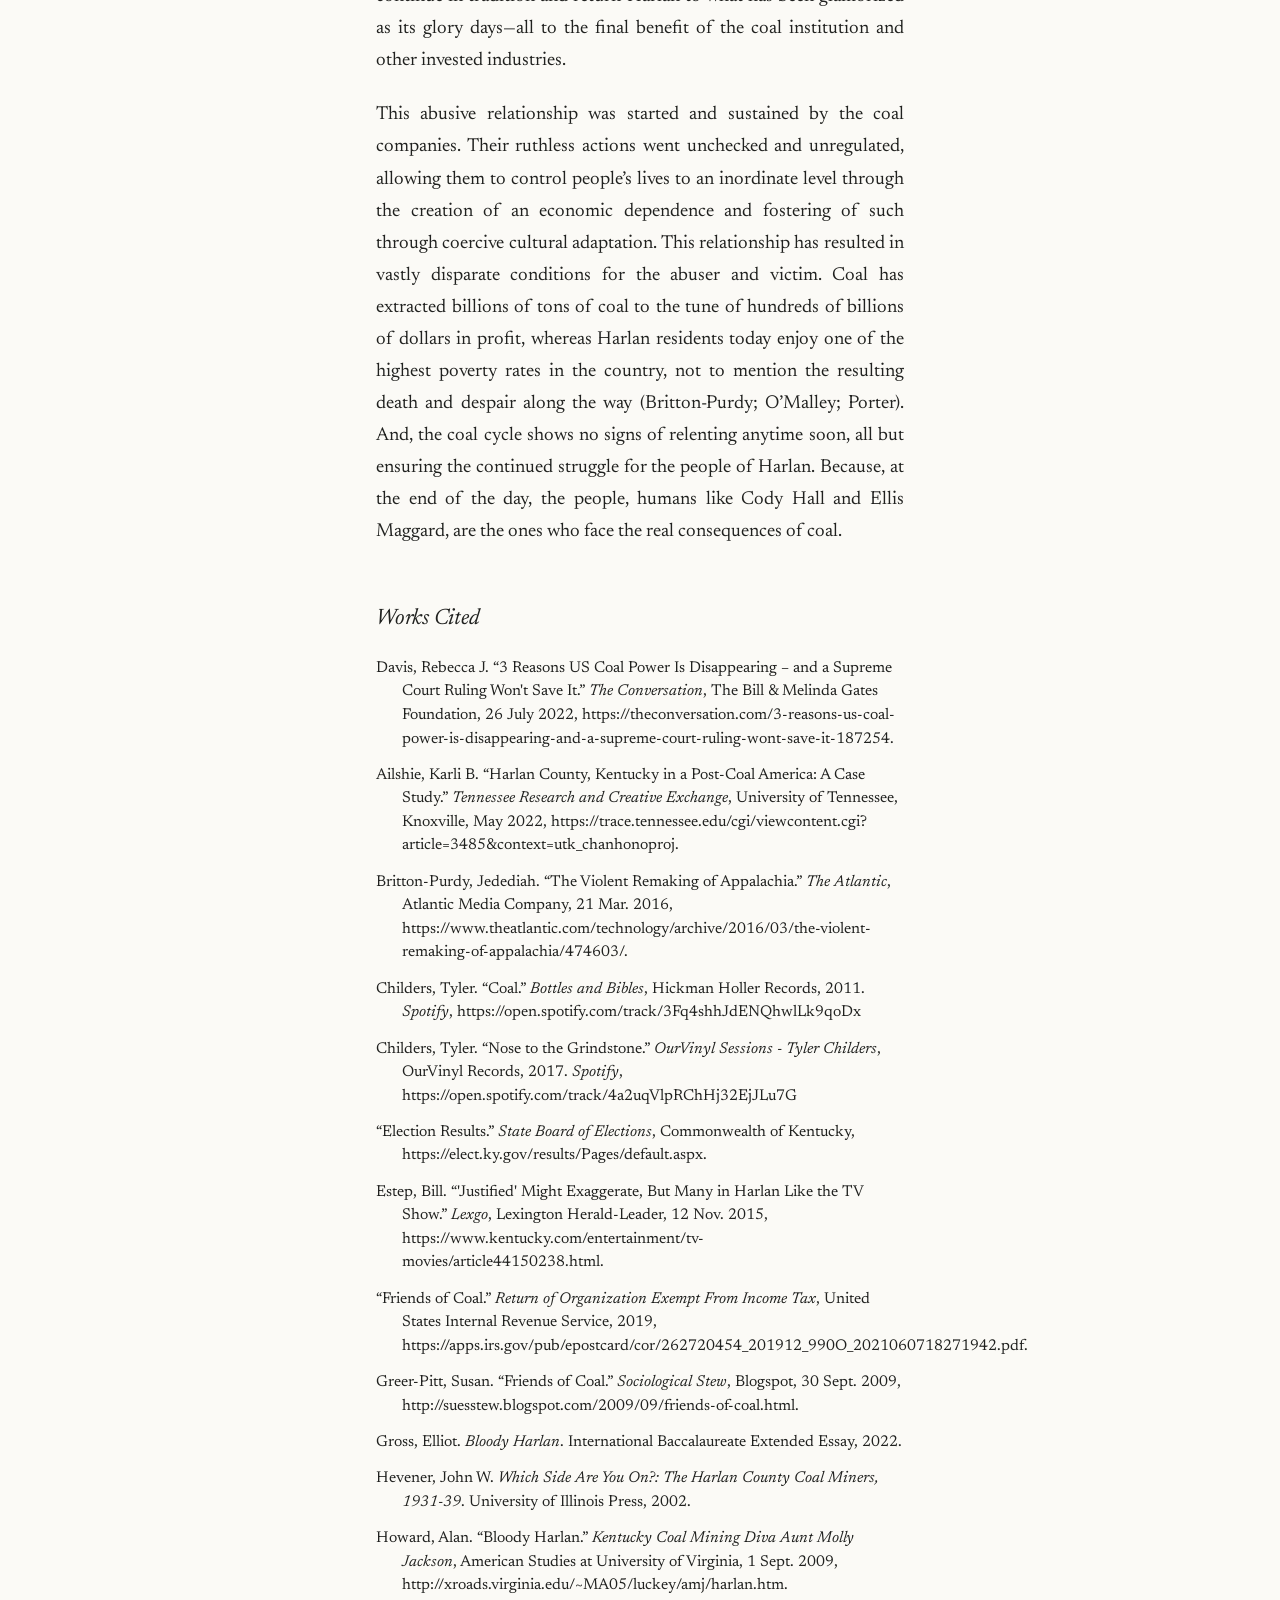
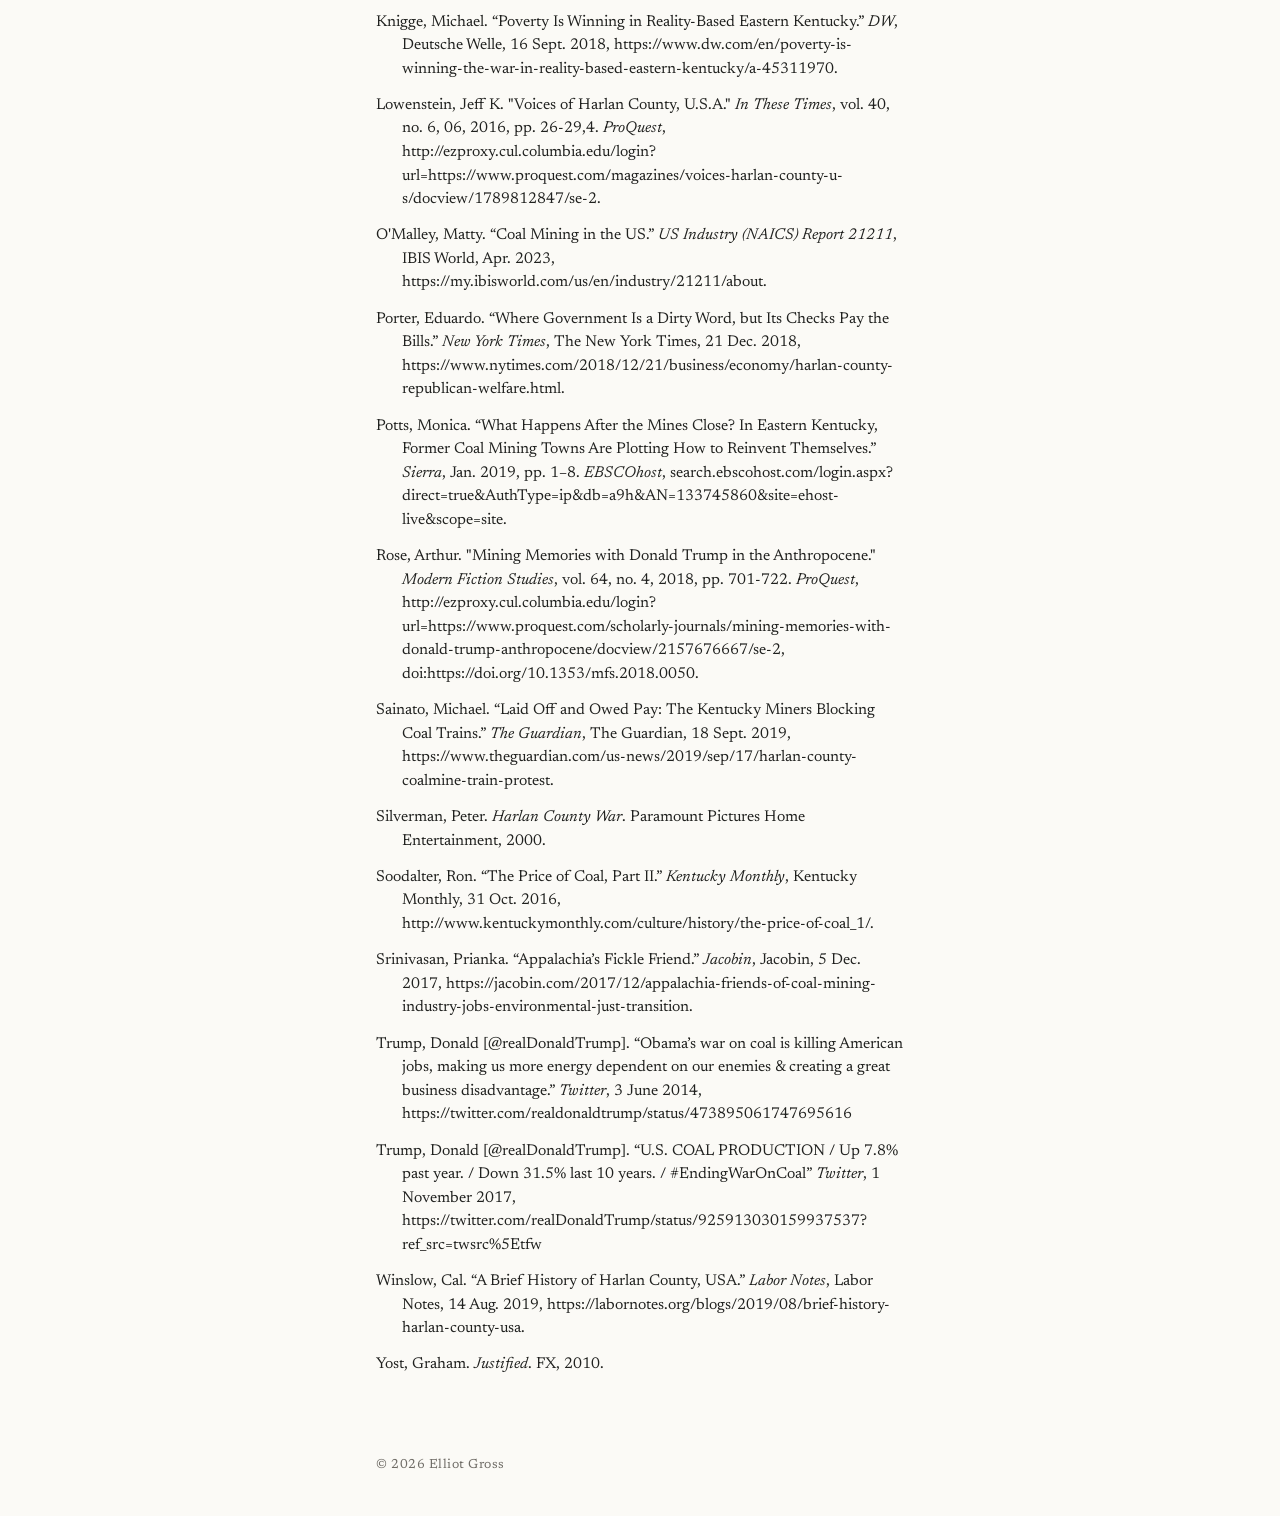
<file: theres-nothing-here-except-coal.html>
<!DOCTYPE html>
<html lang="en">
<head>
  <meta charset="utf-8">
  <meta name="viewport" content="width=device-width, initial-scale=1">

  <title>“There’s Nothing Here. Except Coal.” — Elliot Gross</title>
  <meta name="description" content="An essay by Elliot Gross.">

  <link rel="preconnect" href="https://fonts.googleapis.com">
  <link rel="preconnect" href="https://fonts.gstatic.com" crossorigin>
  <link href="https://fonts.googleapis.com/css2?family=Newsreader:ital,opsz,wght@0,6..72,200..500;1,6..72,200..500&display=swap" rel="stylesheet">

  <style>
    :root {
      --paper:  #FBFAF6;
      --ink:    #20211F;
      --muted:  #6F6C66;
      --rule:   #E5E1D8;
      --accent: #3E5A6E;

      --measure: 33rem;
      --pad: clamp(1.5rem, 5vw, 3rem);
    }

    * { box-sizing: border-box; }
    html { -webkit-text-size-adjust: 100%; }

    body {
      margin: 0;
      background: var(--paper);
      color: var(--ink);
      font-family: "Newsreader", Georgia, "Times New Roman", serif;
      font-optical-sizing: auto;
      line-height: 1.7;
      font-size: 1.18rem;
      -webkit-font-smoothing: antialiased;
      text-rendering: optimizeLegibility;
    }

    .page {
      min-height: 100vh;
      min-height: 100svh;
      display: flex;
      flex-direction: column;
      max-width: calc(var(--measure) + var(--pad) * 2);
      margin: 0 auto;
      padding: clamp(3.5rem, 12vh, 7rem) var(--pad) 2.5rem;
    }

    .back {
      font-size: 0.82rem;
      letter-spacing: 0.14em;
      text-transform: uppercase;
      color: var(--muted);
      text-decoration: none;
      margin: 0 0 3rem;
      display: inline-block;
    }
    .back:hover { color: var(--accent); }
    .back:focus-visible { outline: 2px solid var(--accent); outline-offset: 3px; border-radius: 1px; }

    .title {
      font-size: clamp(2rem, 5.5vw, 2.9rem);
      font-weight: 300;
      letter-spacing: -0.015em;
      line-height: 1.08;
      margin: 0 0 0.6rem;
    }
    .meta {
      color: var(--muted);
      font-style: italic;
      font-size: 1rem;
      margin: 0 0 3rem;
    }

    .prose p { margin: 0 0 1.4rem; text-align: justify; hyphens: auto; }

    .prose .section {
      font-size: 1.4rem;
      font-weight: 400;
      font-style: italic;
      letter-spacing: -0.01em;
      margin: 2.8rem 0 1.2rem;
    }
    .prose .section:first-child { margin-top: 0; }
    .prose .refs-head { margin-top: 3.2rem; }

    /* epigraph */
    .prose .epigraph {
      margin: 0 0 2.4rem;
      padding-left: 1.2rem;
      border-left: 2px solid var(--rule);
      color: var(--muted);
      font-style: italic;
      font-size: 1.06rem;
    }

    /* figures */
    .prose .fig { margin: 2rem 0; text-align: center; }
    .prose .fig img {
      max-width: 100%;
      height: auto;
      border: 1px solid var(--rule);
      background: #fff;
    }

    /* footnote references */
    .prose sup.fn { font-size: 0.7em; line-height: 0; }
    .prose sup.fn a { color: var(--accent); text-decoration: none; padding: 0 0.05em; }

    /* notes + bibliography */
    .prose .ref, .prose .notes li {
      font-size: 0.98rem;
      line-height: 1.5;
      text-align: left;
    }
    .prose .ref {
      padding-left: 1.6rem;
      text-indent: -1.6rem;
      margin: 0 0 0.8rem;
    }
    .prose .notes { margin: 0; padding: 0 0 0 1.6rem; }
    .prose .notes li { margin: 0 0 0.8rem; padding-left: 0.3rem; }
    .prose .notes li::marker { color: var(--muted); }
    .prose .fn-back { display: none; }

    .prose em { font-style: italic; }
    .prose strong { font-weight: 600; }
    .prose a { color: var(--accent); word-break: break-word; }

    footer {
      margin-top: auto;
      padding-top: 4rem;
      font-size: 0.82rem;
      letter-spacing: 0.04em;
      color: var(--muted);
    }

    .reveal {
      opacity: 0;
      transform: translateY(0.6rem);
      animation: rise 0.7s cubic-bezier(0.2, 0.65, 0.3, 1) forwards;
    }
    .reveal:nth-child(1) { animation-delay: 0.05s; }
    .reveal:nth-child(2) { animation-delay: 0.16s; }
    .reveal:nth-child(3) { animation-delay: 0.27s; }
    .reveal:nth-child(4) { animation-delay: 0.38s; }

    @keyframes rise { to { opacity: 1; transform: none; } }

    @media (prefers-reduced-motion: reduce) {
      .reveal { animation: none; opacity: 1; transform: none; }
    }
  </style>
  <link rel="stylesheet" href="theme.css">
  <script src="theme.js"></script>
</head>
<body>
  <main class="page">

    <a class="back reveal" href="writing.html">&larr; Writing</a>

    <h1 class="title reveal">“There’s Nothing Here. Except Coal.”</h1>

    <p class="meta reveal">Harlan County’s reliance on the mining industry. &middot; Apr 2023</p>

    <article class="prose reveal">
      <blockquote class="epigraph">&ldquo;My daddy was a miner / And I&#39;m a miner&#39;s son / And I&#39;ll stick with the union / &#39;Til every battle&#39;s won.&rdquo; These lyrics from Florence Reece&rsquo;s famous protest song &ldquo;Which Side Are You On?&rdquo; embody the confluence between coal mining identity and the anti-establishment movement in the Harlan County Mine War of 1931-1939. The Harlan County War was a deadly struggle that pitted Kentucky&rsquo;s Harlan County coal miners against the coal operators&#39; association (Labor Notes). The war was ignited by strikes in protest to a 10% decrease in the miners&rsquo; wages on top of already destitute conditions (Hevener 6). In the midst of the Great Depression, miners were suffering from low wages (paid as little as 80 cents per day), unemployment (more than &#8531; of miners were unemployed), high murder rate (the highest in the country), high rates of black lung (a malignant pneumoconiosis contracted in the mines), and generally poor standard of living (Soodalter).</blockquote>
      <p>While the aftermath of the Harlan County War of 1931 resulted in the unionization of the county&rsquo;s mines and greater regulation of mine companies by the government, this result did not seem to greatly improve the condition of the miners (Gross 11). The abuse from the mine companies continued through the remainder of the 20th century and into the 21st century, with Harlan miners striking again in 1973, when Duke Power Company failed to meet union demands, and, most recently, in 2019, when the Blackjewel coal company abruptly shut down and refused to pay miners their wages for previous months of work. In response to Blackjewel, the miners and their families blocked the shipment of coal by camping on the train tracks, a show of defiance indicative of their increasingly failing conditions (Soodalter; Sainato). Down from its peak of 75,300 in the coal heyday, Harlan&rsquo;s population is now less than 27,000 (Ailshie 8). It ranks among the highest in the nation in terms of poverty rate and unemployment, and lowest in the nation in terms of life expectancy (Sainato; Knigge). Today, if you were to drive along Highway 119 through Harlan, you would see the beautiful and verdant hills blemished by abandoned factories and stripped-down mountaintops, evidence of the coal industry&rsquo;s exploitation&mdash;and subsequent lack of economic opportunity and low quality of life left in its wake.</p>
      <p>However, despite Harlan&rsquo;s long, storied, and detrimental relationship with the coal industry, it continues to support and advocate for its presence in the community. Support for coal is easily quantifiable through support of political candidates. In the 2016 presidential election, Harlan residents overwhelmingly voted for Donald Trump (96.5%), as well as historically pro-coal advocates Mitch McConnell for U.S. Senator (89%) and Harold Rogers for U.S. Representative in 2020 (82.6%) (State Board of Elections). From the inception of his campaign, Trump was a staunch advocate for the reinvestment in coal energy, tweeting before the election: &ldquo;Obama&rsquo;s war on coal is killing American jobs&hellip;&rdquo; and continued post-election with Tweets such as: &ldquo;U.S. COAL PRODUCTION / Up 7.8% past year. / Down 31.5% last 10 years. / #EndingWarOnCoal&rdquo; (@realDonaldTrump). Additionally, Trump could repeatedly be heard at his rallies in the Appalachian region promising to bring back coal, such as during his rally in Charleston in 2016, where he vowed to &ldquo;put miners back to work&rdquo; while wearing a Friends of Coal hard hat (Srinivasan).</p>
      <p>Friends of Coal (FoC), a lobbying and advocacy group, also has widespread backing in Harlan. This is evident without even having to ask&mdash;the FoC logo and slogan are plastered on bumper stickers, license plates, lawn signs, and posters. In discussion with Harlan residents, they express sentiment in accordance with these outward virtue signals. Take Elis Maggard, a poster boy for the pro-coal movement. A small-business owner, &ldquo;Maggard has assembled a small shrine of mining memorabilia&mdash;an old hard hat, miners&rsquo; aid boxes and preserved lumps of coal neatly arranged on a shelf,&rdquo; as well as having his business card stamped with the FoC logo (Srinivasan).</p>
      <p>How can modern Harlan residents continue to support the coal industry even after its unabashed exploitation of their ancestors and current infractions? The coal institution single-handedly caused the death, suffering, and near-destitute conditions of thousands of Harlanians, so why do they staunchly advocate for its return? These pressing questions define their economic and social landscape. While the people of Harlan are not a monolith and have diverse experiences and sentiments regarding coal, this is a prevalent tension that impacts all members of the community and pervades nearly every facet of life. Two interlocking explanations lie in the deliberate economic exploitation and sociocultural manipulation by the coal institution. By elucidating historical factors and how they impact individuals today, we can better understand exploitative relationships between companies and their communities, how these companies leverage identity to perpetuate their power, and the real impact on affected individuals.</p>
      <p>A natural question in the discussion of coal&rsquo;s grip on Harlan is how the institution rose to power in the first place. Situated in the Appalachian mountain range, Harlan County was originally a provincial farming town prior to the introduction of a railroad track in 1910, which ushered in an era of unparalleled growth due to coal. The economy boomed&mdash;coal profits were up as much as 119,000%&mdash;but, from the inception, this was not enjoyed equally among the residents (Hevener 1-10). This was primarily due to a legal tool called the &ldquo;broad form deed,&rdquo; which allowed coal companies to buy the mining rights underneath a resident&rsquo;s land without having to buy the land itself. This rendered arable land useless by leeching the enriching minerals from below, all at a greatly discounted price and at little benefit to the original owner (Srinivasan). No longer with the ability to utilize their land for agriculture or other purposes, former farmers were pushed to the mine companies for employment. Just as soon as it had begun, the ideas of riches and modernization promised to the residents with the arrival of coal had been mutilated into an immediate dependence on the coal companies for financial survival, thus beginning the ruthless cycle of economic reliance that continues into the modern day.</p>
      <p>With the farmers now forced to work for the mine companies, the ability of the companies to influence the economic landscape of the previously agricultural and sparse area grew greatly. At its peak, these companies represented the vast majority of the economic means in Harlan: 16,795 residents were employed as miners, over 70% of the county&rsquo;s male population (Ailshie 3, 12). The companies leveraged this fact, and due to their outsize influence, were able to create what were known as company towns. Company towns were built and maintained by the coal operators, with their own law enforcement and no elected officials. This meant miners and their families lived in houses owned by the coal company, sent their children to schools run by the coal company, and even used company-issued currency at the company-owned general store&mdash;usually the only store for miles (Jackson). This absolute control was ripe for abuse, resulting in extremely poor living conditions. This also meant the residents did not have the social capital or monetary means to create enterprises of their own, prohibiting their ability to create their <em>own</em> economic future and opportunities. Because of this, when the coal industry began its downturn, the financial stability of Harlan residents fell with it.</p>
      <p>Despite Donald Trump&rsquo;s promises, today, coal mining in America is at its lowest point since 1978. While there are many reasons for the decline, a decrease in natural gas costs, social movement in favor of green energy, and greater government regulation have made coal an increasingly less viable energy source, causing many experts to view the end of coal as inevitable (Davis). Following national trends, coal operations in Harlan have plummeted, with the number of residents employed as miners decreasing by 95% to 452 (Ailshie 6). With the death of the company town, Harlan residents were left with no non-coal infrastructure and no economic horizons.</p>
      <p>While residents have tried to evolve, attempts seem futile at best. Local entrepreneurs have opened coal museums, outdoor experiences in the nearby mountains, and other various small businesses, but invasive chains such as Dollar General and Subway dominate the economic landscape and stifle native growth (Potts). It does not help that, all factors aside, coal mining is still the best employment opportunity in the area. Cody Hall, a Harlan County native, speaks about his experience in the Harlan job market. &ldquo;There&rsquo;s nothing here. There&rsquo;s nothing. Except coal.&rdquo; He describes falling into work as a miner, the same as his grandfather. Despite wanting to be a pharmacist, he was laid off, and, after he struggled to find employment elsewhere, his last resort was the mine. Despite its minimal presence, the coal companies are still finding ways to lure workers away from employers with more growth potential, entrenching their position. Residents do not just <em>feel</em> like they rely on coal; they <em>do </em>rely on coal&mdash;when Cody&rsquo;s mother had a stroke, he could no longer work his long shifts at the mine and is now being forced to leave the county (Srinivasan).</p>
      <p>Cody&rsquo;s experience is not uncommon: many young people are choosing to leave in search of greater opportunities elsewhere (newspaper printer Jay Nolan recalls when U-Haul was the fastest growing business in town because of the sheer volume of people escaping). The lack of broadband internet access, quality education, and in-demand natural resources makes Harlan a difficult sell when it comes to outside funding (Porter). Because of these factors, brain-drain and the flight of those with the ability and motivation to advocate for greater outside investment pose a significant challenge to a new economic future. This leaves residents little hope of organic industry developing in the area, meaning a return to coal is the only option for a return to prosperity.</p>
      <p>The coal companies created this cycle of breed dependence that leaves a disproportionate population of Harlan residents poor, unhealthy, and without future prospects&mdash;compelling them to advocate for the revitalization of coal. It is the only option they have, and, while government grants and programs promise modernization and new industrial frontiers, the actual quality of life for people like Cody continues to degenerate. But, there still seems to be gaps in this explanation. What keeps Harlan residents tied to the area of Harlan itself? Harlan&rsquo;s advocacy for coal presents itself as more than just pure necessity; there is an obvious element of pride in the industry that harmed them and the rest of the country in the form of global warming. The answer could lie in the coal institution&rsquo;s compelled fabrication of a sociocultural identity predicated on coal.</p>
      <p>From the second it arrived, coal was a shared experience for Harlan residents. From getting their land wrung out, to their shovel&rsquo;s first scoop in the dirt, to coming together at vigils for those who have died in mining tragedies, the people have been united, on their own volition or not, around coal. When someone&rsquo;s entire life revolves around one specific element, in this case, coal, it permeates their entire livelihood. Academic Arthur Rose uses Elmore Leonard&rsquo;s 2001 novella, &ldquo;Fire in the Hole,&rdquo; to illustrate a concept which he calls &ldquo;toxic nostalgia.&rdquo; In the novella, set in Harlan, one character kills another, and, when questioned as to whether or not he feels remorse, he responds with a cryptic &ldquo;Boyd [the other character] and I dug coal together&hellip;[when] you work a deep mine with a man you look out for each other&rdquo; (Rose). This interpersonal dynamic illustrates Rose&rsquo;s concept of toxic nostalgia: regardless of how you feel towards another person, the traumatic experience of coal unites you on an elevated level. That being said, while this explains how an entire community came to identify itself with coal, it neglects to explain why this toxic nostalgia has somehow morphed into a <em>fond</em> nostalgia in the present day.</p>
      <p>One of the main culprits for this transmutation is glorification. The glorification of coal mining is prevalent in nearly all forms of media and takes different approaches. The main ways in which the public outside of coal communities learns about the industry are through either news articles (which tend to paint a fatalistic perception of Appalachian communities and neglect to address underlying causes and solutions, a phenomenon colloquially known as &ldquo;poverty porn&rdquo;) or heavily fantasized, fictional representations of life in these communities, which are compelling and easily digestible for common audiences. Examples of this include Graham Yost&rsquo;s hit crime drama <em>Justified</em>, which portrays Harlan County as a lawless, antiquated land with gun-slinging miner characters, as well as Tony Bill&rsquo;s television movie <em>Harlan County War</em>, which showcases a fictionalized and drama-filled account of the historical Harlan County War. While residents in the community are well aware that these exaggerated representations do not accurately display their home, as Harlan County school administrator James Greene put it, &ldquo;I just kind of feel like we&#39;re special&hellip;I think we should just enjoy the fact that Harlan County has a reputation&rdquo; (Estep). Despite the insidious undertones, many Harlan residents embrace coal and coal&rsquo;s infamous reputation in Harlan as a factor that gains them recognition and differentiation both inside and outside of their region, as well as a stronger sense of personal and community identity. If coal is to leave, that would mean this source of perverted pride would leave with it.</p>
      <p>Coal representations are not exclusive to big-budget, out-of-town productions. Its presentation inside the community also fosters this sense of identity. Countless songs, novels, and folklore originating from the region tell the story of working in the mines, and, while these forms of media can vary in their connotations of the industry, the underlying effect is an undeniable formation of collective identity formed around coal. These forms of media date as far back as the beginning of mining and have been created and distributed up to the modern day, where they still find massive success, a primary example of which is the music of Tyler Childers. Childers has billions of listens on his songs focusing on coal, including his 2017 single &ldquo;Nose to the Grindstone,&rdquo; which laments his father&#39;s injury as a coal miner and subsequent struggles with substance abuse and poverty, along with his 2011 song &ldquo;Coal&rdquo; off his <em>Bottles and Bibles</em> record, which sheds light on the coal industry&rsquo;s all-consuming nature in Appalachian towns. Despite their criticisms, these songs, in effect, perpetuate the phenomenon in which people feel strongly connected to their historical associations. &ldquo;My grandpa&rsquo;s grandpa died in the mines,&rdquo; or &ldquo;I come from a five-generation mining family&rdquo; are common explanations for why residents support continued mining (Lowenstein). This heritage passed down through generations obliges modern-day Harlanians to support what their ancestors worked so hard, often to a point of death, to perpetuate. Because this is what their families have done for decades, their identity is inextricable from coal.</p>
      <p>That being said, this internal sense of coal identity is not cultivated without a fair share of outside influence, primarily from the coal lobby. Friends of Coal is an organization founded by the Kentucky Coal Association, a trade group, with the intention of &ldquo;astroturfing,&rdquo; or political and social lobbying by corporations masquerading as grass-roots support (Greer-Pitt). FoC spends hundreds of thousands of dollars every year to spread the influence of the coal industry in Appalachian towns (IRS). Some of their programs include a nine-week &ldquo;Coal in the Classroom&rdquo; education program for elementary schoolers (designed to &ldquo;educate children about the history and importance of coal&rdquo;), an annual $48,000 scholarship to a University of Kentucky engineering student who specializes in mining technology, and various other sponsored community activities (Srinivasan). 97% of FoC&rsquo;s revenue comes from the sale of their license plates, which can be seen flagging cars and trucks across Kentucky and West Virginia, along with their omnipresent logo on other miscellaneous merchandise (IRS). Not only does the FoC organization strengthen existing economic dependence in the form of scholarships, but they also fortify the sense of coal identity by indoctrinating children with industry propaganda from before they can even read or write. With children growing up believing that coal is integral to not only their world but America as a whole, how can they not advocate for its revival?</p>
      <p>And, it&#39;s not just the institution that has something to gain from the continuing presence of coal; it&#39;s also the mass media conglomerates that produce and benefit from the aforementioned songs, movies, and other media. Companies such as Fox and Warner Media produce and sell the movies and shows based in Harlan; companies such as Spotify and other social media (Facebook, Twitter, etc.) generate income from the stories of survivors and victims of the coal complex. These companies not only play an integral role in the dissemination of coal glorification and identity but also have a financial stake in the perpetuation of coal culture in Harlan and similar areas.</p>
      <p>While economic factors provide compelling evidence for why Harlan residents support coal despite its wrongs, the explanation would not be complete without the supplemental sociocultural evidence. The decades-long economic dependence has fostered an ingrained identity shared among residents, all revolving around coal. This ancestral identity compels current Harlanians to support coal in an effort to continue in tradition and return Harlan to what has been glamorized as its glory days&mdash;all to the final benefit of the coal institution and other invested industries.</p>
      <p>This abusive relationship was started and sustained by the coal companies. Their ruthless actions went unchecked and unregulated, allowing them to control people&rsquo;s lives to an inordinate level through the creation of an economic dependence and fostering of such through coercive cultural adaptation. This relationship has resulted in vastly disparate conditions for the abuser and victim. Coal has extracted billions of tons of coal to the tune of hundreds of billions of dollars in profit, whereas Harlan residents today enjoy one of the highest poverty rates in the country, not to mention the resulting death and despair along the way (Britton-Purdy; O&rsquo;Malley; Porter). And, the coal cycle shows no signs of relenting anytime soon, all but ensuring the continued struggle for the people of Harlan. Because, at the end of the day, the people, humans like Cody Hall and Ellis Maggard, are the ones who face the real consequences of coal.<hr style="page-break-before:always;display:none;"></p>

      <h2 class="section refs-head">Works Cited</h2>
      <p class="ref">Davis, Rebecca J. &ldquo;3 Reasons US Coal Power Is Disappearing &ndash; and a Supreme Court Ruling Won&#39;t Save It.&rdquo; <em>The Conversation</em>, The Bill &amp; Melinda Gates Foundation, 26 July 2022, https://theconversation.com/3-reasons-us-coal-power-is-disappearing-and-a-supreme-court-ruling-wont-save-it-187254.</p>
      <p class="ref">Ailshie, Karli B. &ldquo;Harlan County, Kentucky in a Post-Coal America: A Case Study.&rdquo; <em>Tennessee Research and Creative Exchange</em>, University of Tennessee, Knoxville, May 2022, https://trace.tennessee.edu/cgi/viewcontent.cgi?article=3485&amp;context=utk_chanhonoproj.</p>
      <p class="ref">Britton-Purdy, Jedediah. &ldquo;The Violent Remaking of Appalachia.&rdquo; <em>The Atlantic</em>, Atlantic Media Company, 21 Mar. 2016, https://www.theatlantic.com/technology/archive/2016/03/the-violent-remaking-of-appalachia/474603/.</p>
      <p class="ref">Childers, Tyler. &ldquo;Coal.&rdquo; <em>Bottles and Bibles</em>, Hickman Holler Records, 2011. <em>Spotify</em>, https://open.spotify.com/track/3Fq4shhJdENQhwlLk9qoDx</p>
      <p class="ref">Childers, Tyler. &ldquo;Nose to the Grindstone.&rdquo; <em>OurVinyl Sessions - Tyler Childers</em>, OurVinyl Records, 2017. <em>Spotify</em>, https://open.spotify.com/track/4a2uqVlpRChHj32EjJLu7G</p>
      <p class="ref">&ldquo;Election Results.&rdquo; <em>State Board of Elections</em>, Commonwealth of Kentucky, https://elect.ky.gov/results/Pages/default.aspx.</p>
      <p class="ref">Estep, Bill. &ldquo;&#39;Justified&#39; Might Exaggerate, But Many in Harlan Like the TV Show.&rdquo; <em>Lexgo</em>, Lexington Herald-Leader, 12 Nov. 2015, https://www.kentucky.com/entertainment/tv-movies/article44150238.html.</p>
      <p class="ref">&ldquo;Friends of Coal.&rdquo; <em>Return of Organization Exempt From Income Tax</em>, United States Internal Revenue Service, 2019, https://apps.irs.gov/pub/epostcard/cor/262720454_201912_990O_2021060718271942.pdf.</p>
      <p class="ref">Greer-Pitt, Susan. &ldquo;Friends of Coal.&rdquo; <em>Sociological Stew</em>, Blogspot, 30 Sept. 2009, http://suesstew.blogspot.com/2009/09/friends-of-coal.html.</p>
      <p class="ref">Gross, Elliot. <em>Bloody Harlan</em>. International Baccalaureate Extended Essay, 2022.</p>
      <p class="ref">Hevener, John W. <em>Which Side Are You On?: The Harlan County Coal Miners, 1931-39</em>. University of Illinois Press, 2002.</p>
      <p class="ref">Howard, Alan. &ldquo;Bloody Harlan.&rdquo; <em>Kentucky Coal Mining Diva Aunt Molly Jackson</em>, American Studies at University of Virginia, 1 Sept. 2009, http://xroads.virginia.edu/~MA05/luckey/amj/harlan.htm.</p>
      <p class="ref">Knigge, Michael. &ldquo;Poverty Is Winning in Reality-Based Eastern Kentucky.&rdquo; <em>DW</em>, Deutsche Welle, 16 Sept. 2018, https://www.dw.com/en/poverty-is-winning-the-war-in-reality-based-eastern-kentucky/a-45311970.</p>
      <p class="ref">Lowenstein, Jeff K. &quot;Voices of Harlan County, U.S.A.&quot; <em>In These Times</em>, vol. 40, no. 6, 06, 2016, pp. 26-29,4. <em>ProQuest</em>, http://ezproxy.cul.columbia.edu/login?url=https://www.proquest.com/magazines/voices-harlan-county-u-s/docview/1789812847/se-2.</p>
      <p class="ref">O&#39;Malley, Matty. &ldquo;Coal Mining in the US.&rdquo; <em>US Industry (NAICS) Report 21211</em>, IBIS World, Apr. 2023, https://my.ibisworld.com/us/en/industry/21211/about.</p>
      <p class="ref">Porter, Eduardo. &ldquo;Where Government Is a Dirty Word, but Its Checks Pay the Bills.&rdquo; <em>New York Times</em>, The New York Times, 21 Dec. 2018, https://www.nytimes.com/2018/12/21/business/economy/harlan-county-republican-welfare.html.</p>
      <p class="ref">Potts, Monica. &ldquo;What Happens After the Mines Close? In Eastern Kentucky, Former Coal Mining Towns Are Plotting How to Reinvent Themselves.&rdquo; <em>Sierra</em>, Jan. 2019, pp. 1&ndash;8. <em>EBSCOhost</em>, search.ebscohost.com/login.aspx?direct=true&amp;AuthType=ip&amp;db=a9h&amp;AN=133745860&amp;site=ehost-live&amp;scope=site.</p>
      <p class="ref">Rose, Arthur. &quot;Mining Memories with Donald Trump in the Anthropocene.&quot; <em>Modern Fiction Studies</em>, vol. 64, no. 4, 2018, pp. 701-722. <em>ProQuest</em>, http://ezproxy.cul.columbia.edu/login?url=https://www.proquest.com/scholarly-journals/mining-memories-with-donald-trump-anthropocene/docview/2157676667/se-2, doi:https://doi.org/10.1353/mfs.2018.0050.</p>
      <p class="ref">Sainato, Michael. &ldquo;Laid Off and Owed Pay: The Kentucky Miners Blocking Coal Trains.&rdquo; <em>The Guardian</em>, The Guardian, 18 Sept. 2019, https://www.theguardian.com/us-news/2019/sep/17/harlan-county-coalmine-train-protest.</p>
      <p class="ref">Silverman, Peter. <em>Harlan County War</em>. Paramount Pictures Home Entertainment, 2000.</p>
      <p class="ref">Soodalter, Ron. &ldquo;The Price of Coal, Part II.&rdquo; <em>Kentucky Monthly</em>, Kentucky Monthly, 31 Oct. 2016, http://www.kentuckymonthly.com/culture/history/the-price-of-coal_1/.</p>
      <p class="ref">Srinivasan, Prianka. &ldquo;Appalachia&rsquo;s Fickle Friend.&rdquo; <em>Jacobin</em>, Jacobin, 5 Dec. 2017, https://jacobin.com/2017/12/appalachia-friends-of-coal-mining-industry-jobs-environmental-just-transition.</p>
      <p class="ref">Trump, Donald [@realDonaldTrump]. &ldquo;Obama&rsquo;s war on coal is killing American jobs, making us more energy dependent on our enemies &amp; creating a great business disadvantage.&rdquo; <em>Twitter</em>, 3 June 2014, https://twitter.com/realdonaldtrump/status/473895061747695616</p>
      <p class="ref">Trump, Donald [@realDonaldTrump]. &ldquo;U.S. COAL PRODUCTION / Up 7.8% past year. / Down 31.5% last 10 years. / #EndingWarOnCoal&rdquo; <em>Twitter</em>, 1 November 2017, https://twitter.com/realDonaldTrump/status/925913030159937537?ref_src=twsrc%5Etfw</p>
      <p class="ref">Winslow, Cal. &ldquo;A Brief History of Harlan County, USA.&rdquo; <em>Labor Notes</em>, Labor Notes, 14 Aug. 2019, https://labornotes.org/blogs/2019/08/brief-history-harlan-county-usa.</p>
      <p class="ref">Yost, Graham. <em>Justified</em>. FX, 2010.</p>
    </article>

    <footer>
      &copy; <span id="year"></span> Elliot Gross
    </footer>

  </main>

  <script>
    document.getElementById("year").textContent = new Date().getFullYear();
  </script>
</body>
</html>
</file>
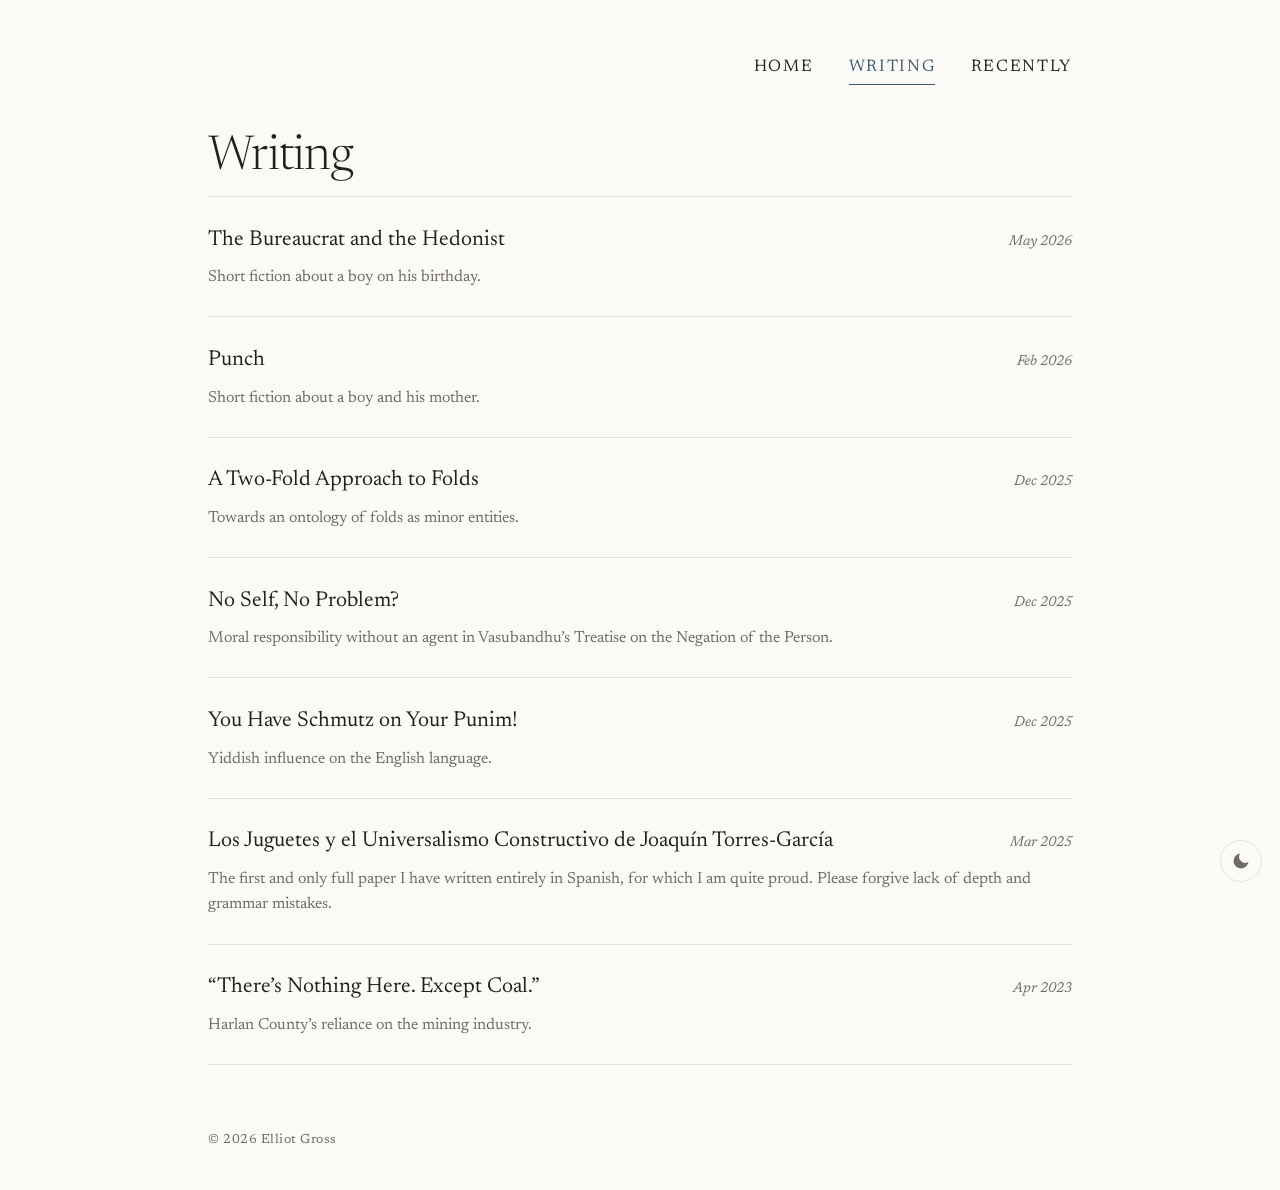
<file: writing.html>
<!DOCTYPE html>
<html lang="en">
<head>
  <meta charset="utf-8">
  <meta name="viewport" content="width=device-width, initial-scale=1">

  <title>Writing — Elliot Gross</title>
  <meta name="description" content="Writing by Elliot Gross.">

  <link rel="preconnect" href="https://fonts.googleapis.com">
  <link rel="preconnect" href="https://fonts.gstatic.com" crossorigin>
  <link href="https://fonts.googleapis.com/css2?family=Newsreader:ital,opsz,wght@0,6..72,200..500;1,6..72,200..500&display=swap" rel="stylesheet">

  <style>
    :root {
      --paper:  #FBFAF6;
      --ink:    #20211F;
      --muted:  #6F6C66;
      --rule:   #E5E1D8;
      --accent: #3E5A6E;

      --measure: 34rem;
      --pad: clamp(1.5rem, 5vw, 3rem);
    }

    * { box-sizing: border-box; }
    html { -webkit-text-size-adjust: 100%; }

    body {
      margin: 0;
      background: var(--paper);
      color: var(--ink);
      font-family: "Newsreader", Georgia, "Times New Roman", serif;
      font-optical-sizing: auto;
      font-weight: 400;
      line-height: 1.6;
      font-size: 1.125rem;
      -webkit-font-smoothing: antialiased;
      text-rendering: optimizeLegibility;
    }

    .page {
      min-height: 100vh;
      min-height: 100svh;
      display: flex;
      flex-direction: column;
      max-width: calc(54rem + var(--pad) * 2);
      margin: 0 auto;
      padding: clamp(2rem, 6vh, 4rem) var(--pad) 2.5rem;
    }

    /* top nav — top right */
    .nav {
      display: flex;
      justify-content: flex-end;
      gap: 2.2rem;
      margin: 0 0 3rem;
      font-size: 1.05rem;
      letter-spacing: 0.1em;
      text-transform: uppercase;
    }
    .nav a {
      color: var(--ink);
      text-decoration: none;
      padding-bottom: 3px;
      border-bottom: 1px solid transparent;
      transition: color 0.2s ease, border-color 0.2s ease;
    }
    .nav a:hover { color: var(--accent); }
    .nav a[aria-current="page"] {
      color: var(--accent);
      border-bottom-color: var(--accent);
    }
    .nav a:focus-visible {
      outline: 2px solid var(--accent);
      outline-offset: 3px;
      border-radius: 1px;
    }

    h1 {
      font-size: clamp(2.2rem, 6vw, 3rem);
      font-weight: 300;
      letter-spacing: -0.015em;
      line-height: 1.05;
      margin: 0 0 0.8rem;
    }
    h1 em { font-style: italic; font-weight: 300; }

    .lede {
      color: var(--muted);
      font-weight: 300;
      font-size: 1.2rem;
      margin: 0 0 3rem;
      max-width: 28rem;
    }

    /* list of pieces */
    .pieces { margin: 0; }

    .piece {
      padding: 1.6rem 0;
      border-top: 1px solid var(--rule);
    }
    .piece:last-child { border-bottom: 1px solid var(--rule); }

    .piece-head {
      display: flex;
      justify-content: space-between;
      align-items: baseline;
      gap: 1rem;
    }
    .piece-title {
      font-size: 1.35rem;
      font-weight: 400;
      margin: 0;
    }
    .piece-title a {
      color: var(--ink);
      text-decoration: none;
      position: relative;
    }
    .piece-title a::after {
      content: "";
      position: absolute;
      left: 0; right: 100%;
      bottom: -2px;
      height: 1px;
      background: var(--accent);
      transition: right 0.28s ease;
    }
    .piece-title a:hover { color: var(--accent); }
    .piece-title a:hover::after { right: 0; }
    .piece-title a:focus-visible {
      outline: 2px solid var(--accent);
      outline-offset: 3px;
      border-radius: 1px;
    }

    .piece-meta {
      flex-shrink: 0;
      font-size: 0.9rem;
      font-variant-numeric: tabular-nums;
      color: var(--muted);
      font-style: italic;
    }

    .piece-note {
      color: var(--muted);
      font-size: 1rem;
      margin: 0.5rem 0 0;
    }

    footer {
      margin-top: auto;
      padding-top: 4rem;
      font-size: 0.82rem;
      letter-spacing: 0.04em;
      color: var(--muted);
    }

    .reveal {
      opacity: 0;
      transform: translateY(0.6rem);
      animation: rise 0.7s cubic-bezier(0.2, 0.65, 0.3, 1) forwards;
    }
    .reveal:nth-child(1) { animation-delay: 0.05s; }
    .reveal:nth-child(2) { animation-delay: 0.16s; }
    .reveal:nth-child(3) { animation-delay: 0.27s; }
    .reveal:nth-child(4) { animation-delay: 0.38s; }

    @keyframes rise { to { opacity: 1; transform: none; } }

    @media (prefers-reduced-motion: reduce) {
      .reveal { animation: none; opacity: 1; transform: none; }
      .piece-title a::after { transition: none; }
    }
  </style>
  <link rel="stylesheet" href="theme.css">
  <script src="theme.js"></script>
</head>
<body>
  <main class="page">

    <nav class="nav reveal">
      <a href="index.html">Home</a>
      <a href="writing.html" aria-current="page">Writing</a>
      <a href="recently.html">Recently</a>
    </nav>

    <h1 class="reveal">Writing</h1>

    <!-- EDIT: one .piece block per work. Duplicate a block to add more, delete to remove.
         Set the href to wherever the piece lives (a PDF, a Google Doc, another page).
         If something isn't published yet, you can drop the <a> and just leave the title text. -->
    <div class="pieces reveal">

      <article class="piece">
        <div class="piece-head">
          <h2 class="piece-title"><a href="bureaucrat-and-hedonist.html">The Bureaucrat and the Hedonist</a></h2>
          <span class="piece-meta">May 2026</span>
        </div>
        <p class="piece-note">Short fiction about a boy on his birthday.</p>
      </article>

      <article class="piece">
        <div class="piece-head">
          <h2 class="piece-title"><a href="punch.html">Punch</a></h2>
          <span class="piece-meta">Feb 2026</span>
        </div>
        <p class="piece-note">Short fiction about a boy and his mother.</p>
      </article>

      <article class="piece">
        <div class="piece-head">
          <h2 class="piece-title"><a href="a-two-fold-approach-to-folds.html">A Two-Fold Approach to Folds</a></h2>
          <span class="piece-meta">Dec 2025</span>
        </div>
        <p class="piece-note">Towards an ontology of folds as minor entities.</p>
      </article>

      <article class="piece">
        <div class="piece-head">
          <h2 class="piece-title"><a href="no-self-no-problem.html">No Self, No Problem?</a></h2>
          <span class="piece-meta">Dec 2025</span>
        </div>
        <p class="piece-note">Moral responsibility without an agent in Vasubandhu&rsquo;s Treatise on the Negation of the Person.</p>
      </article>

      <article class="piece">
        <div class="piece-head">
          <h2 class="piece-title"><a href="schmutz-on-your-punim.html">You Have Schmutz on Your Punim!</a></h2>
          <span class="piece-meta">Dec 2025</span>
        </div>
        <p class="piece-note">Yiddish influence on the English language.</p>
      </article>

      <article class="piece">
        <div class="piece-head">
          <h2 class="piece-title"><a href="los-juguetes-torres-garcia.html">Los Juguetes y el Universalismo Constructivo de Joaquín Torres-García</a></h2>
          <span class="piece-meta">Mar 2025</span>
        </div>
        <p class="piece-note">The first and only full paper I have written entirely in Spanish, for which I am quite proud. Please forgive lack of depth and grammar mistakes.</p>
      </article>

      <article class="piece">
        <div class="piece-head">
          <h2 class="piece-title"><a href="theres-nothing-here-except-coal.html">&ldquo;There&rsquo;s Nothing Here. Except Coal.&rdquo;</a></h2>
          <span class="piece-meta">Apr 2023</span>
        </div>
        <p class="piece-note">Harlan County&rsquo;s reliance on the mining industry.</p>
      </article>

    </div>

    <footer>
      &copy; <span id="year"></span> Elliot Gross
    </footer>

  </main>

  <script>
    document.getElementById("year").textContent = new Date().getFullYear();
  </script>
</body>
</html>
</file>
<file: theme.css>
/* Dark theme — warm variant of the paper palette. Applied when <html data-theme="dark">. */
html[data-theme="dark"] {
  --paper:  #1A1916;
  --ink:    #E9E6DD;
  --muted:  #9C978B;
  --rule:   #34322C;
  --accent: #8FB2CA;
}

/* gentle cross-fade when toggling (added by theme.js after first paint) */
html.theme-ready body,
html.theme-ready .theme-toggle { transition: background-color 0.3s ease, color 0.3s ease, border-color 0.3s ease; }

/* floating light/dark toggle, injected on every page by theme.js */
.theme-toggle {
  position: fixed;
  bottom: 1.1rem;
  right: 1.1rem;
  z-index: 80;
  width: 42px;
  height: 42px;
  display: inline-flex;
  align-items: center;
  justify-content: center;
  border: 1px solid var(--rule);
  border-radius: 50%;
  background: var(--paper);
  color: var(--muted);
  cursor: pointer;
  -webkit-appearance: none;
  appearance: none;
}
.theme-toggle:hover { color: var(--accent); border-color: var(--accent); }
.theme-toggle:focus-visible { outline: 2px solid var(--accent); outline-offset: 3px; }
.theme-toggle svg { width: 20px; height: 20px; display: block; fill: currentColor; }
</file>
